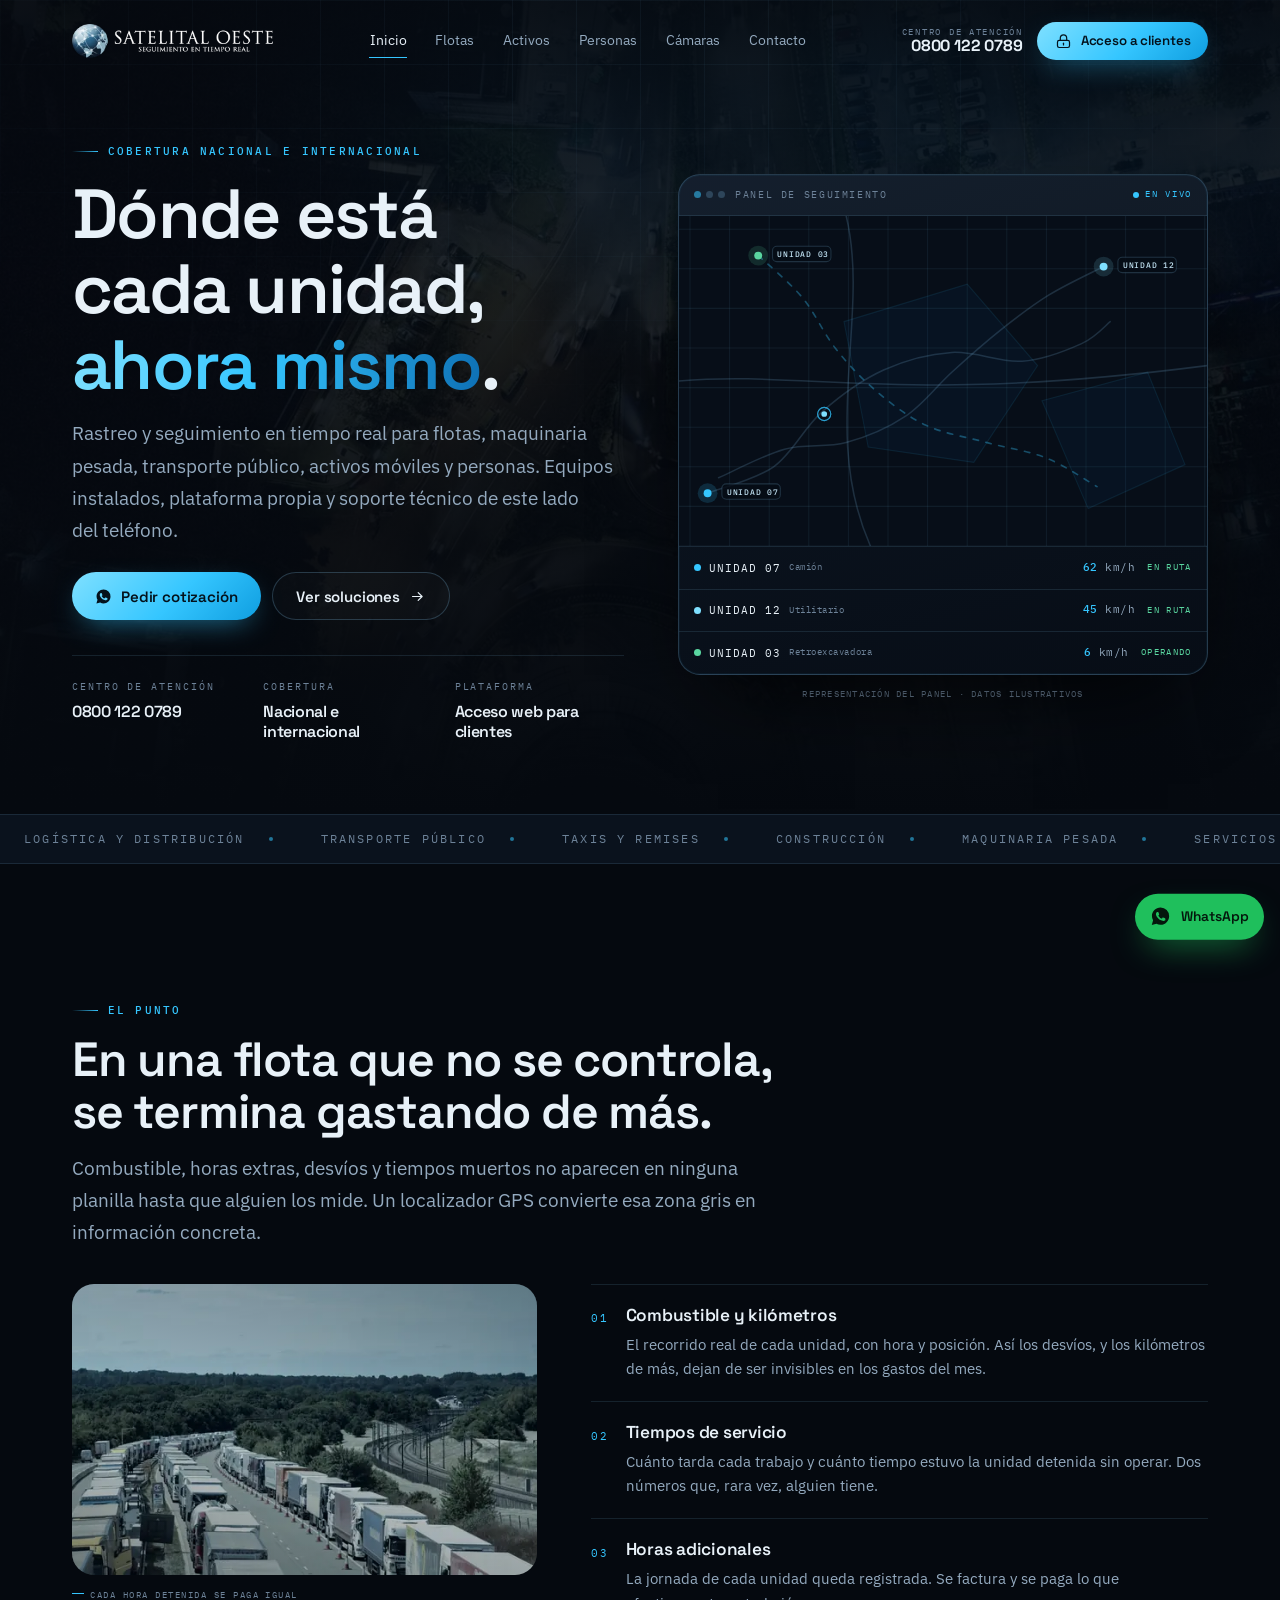
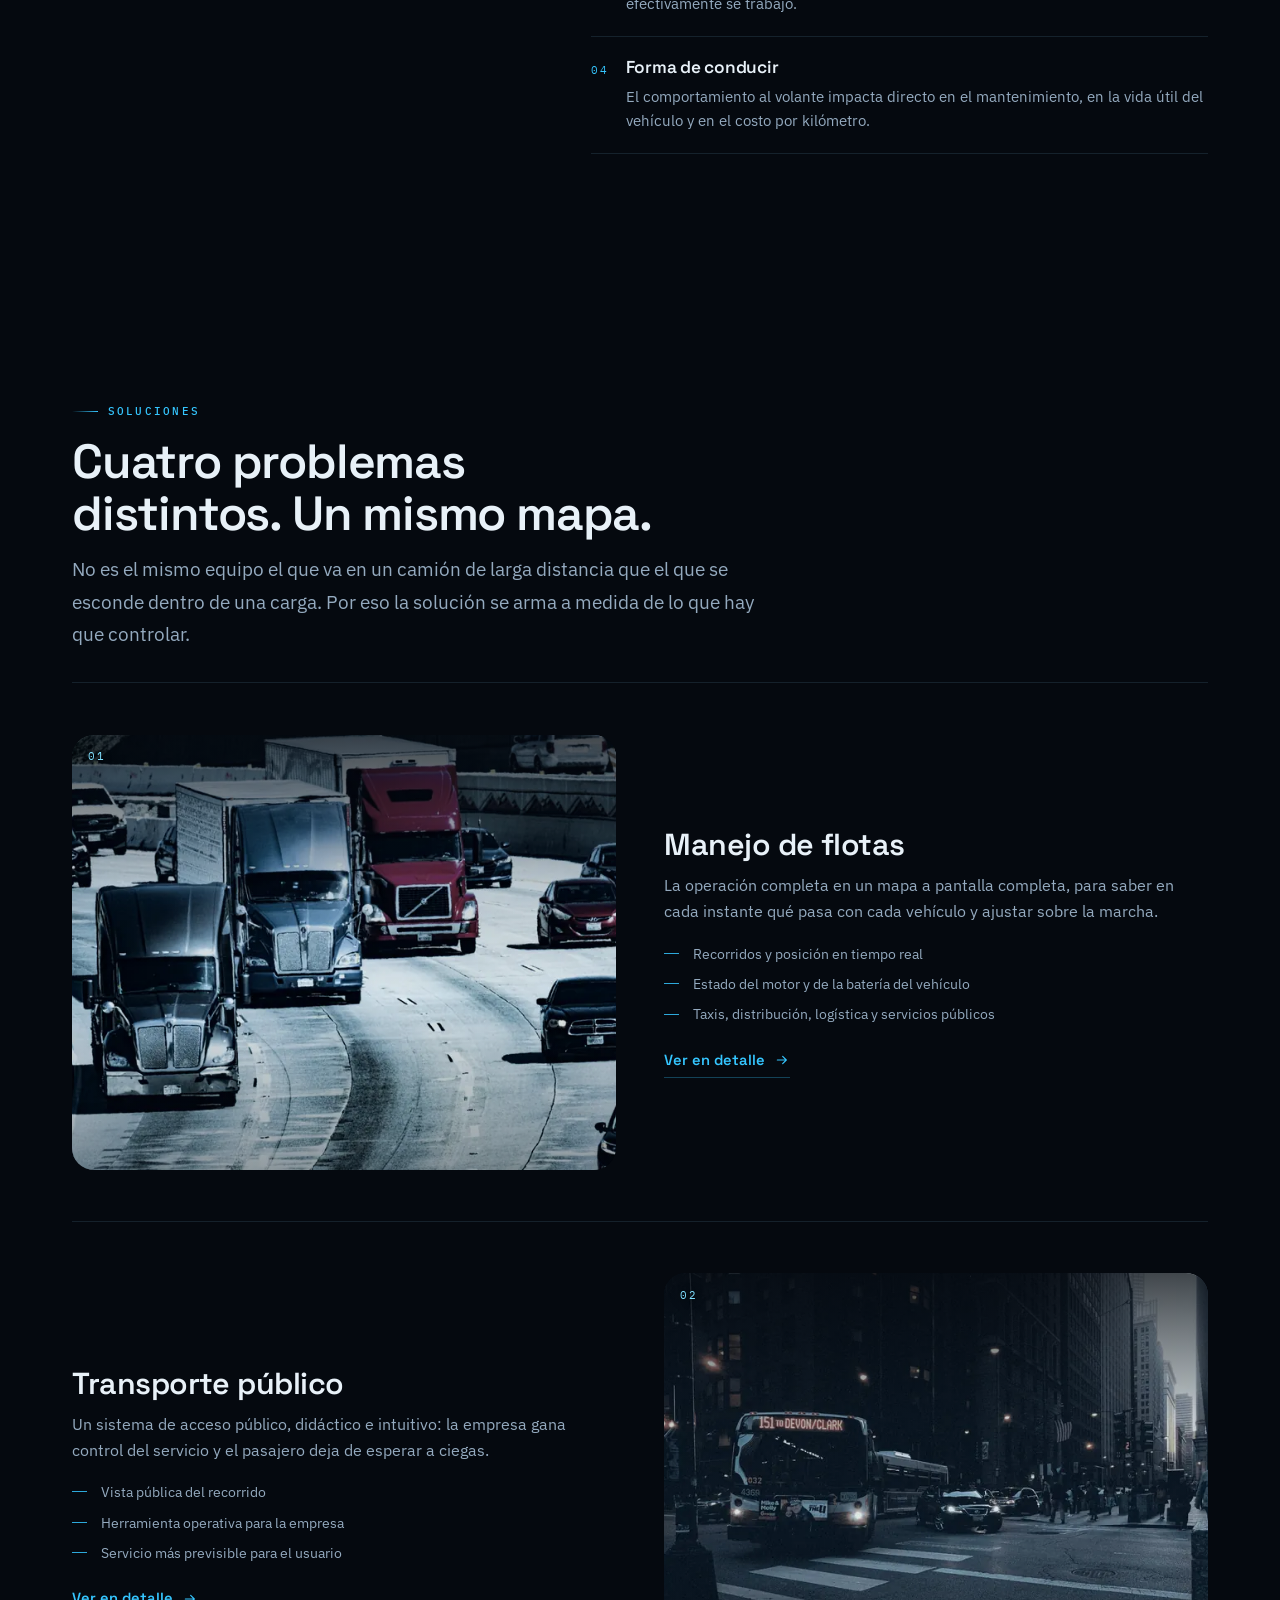
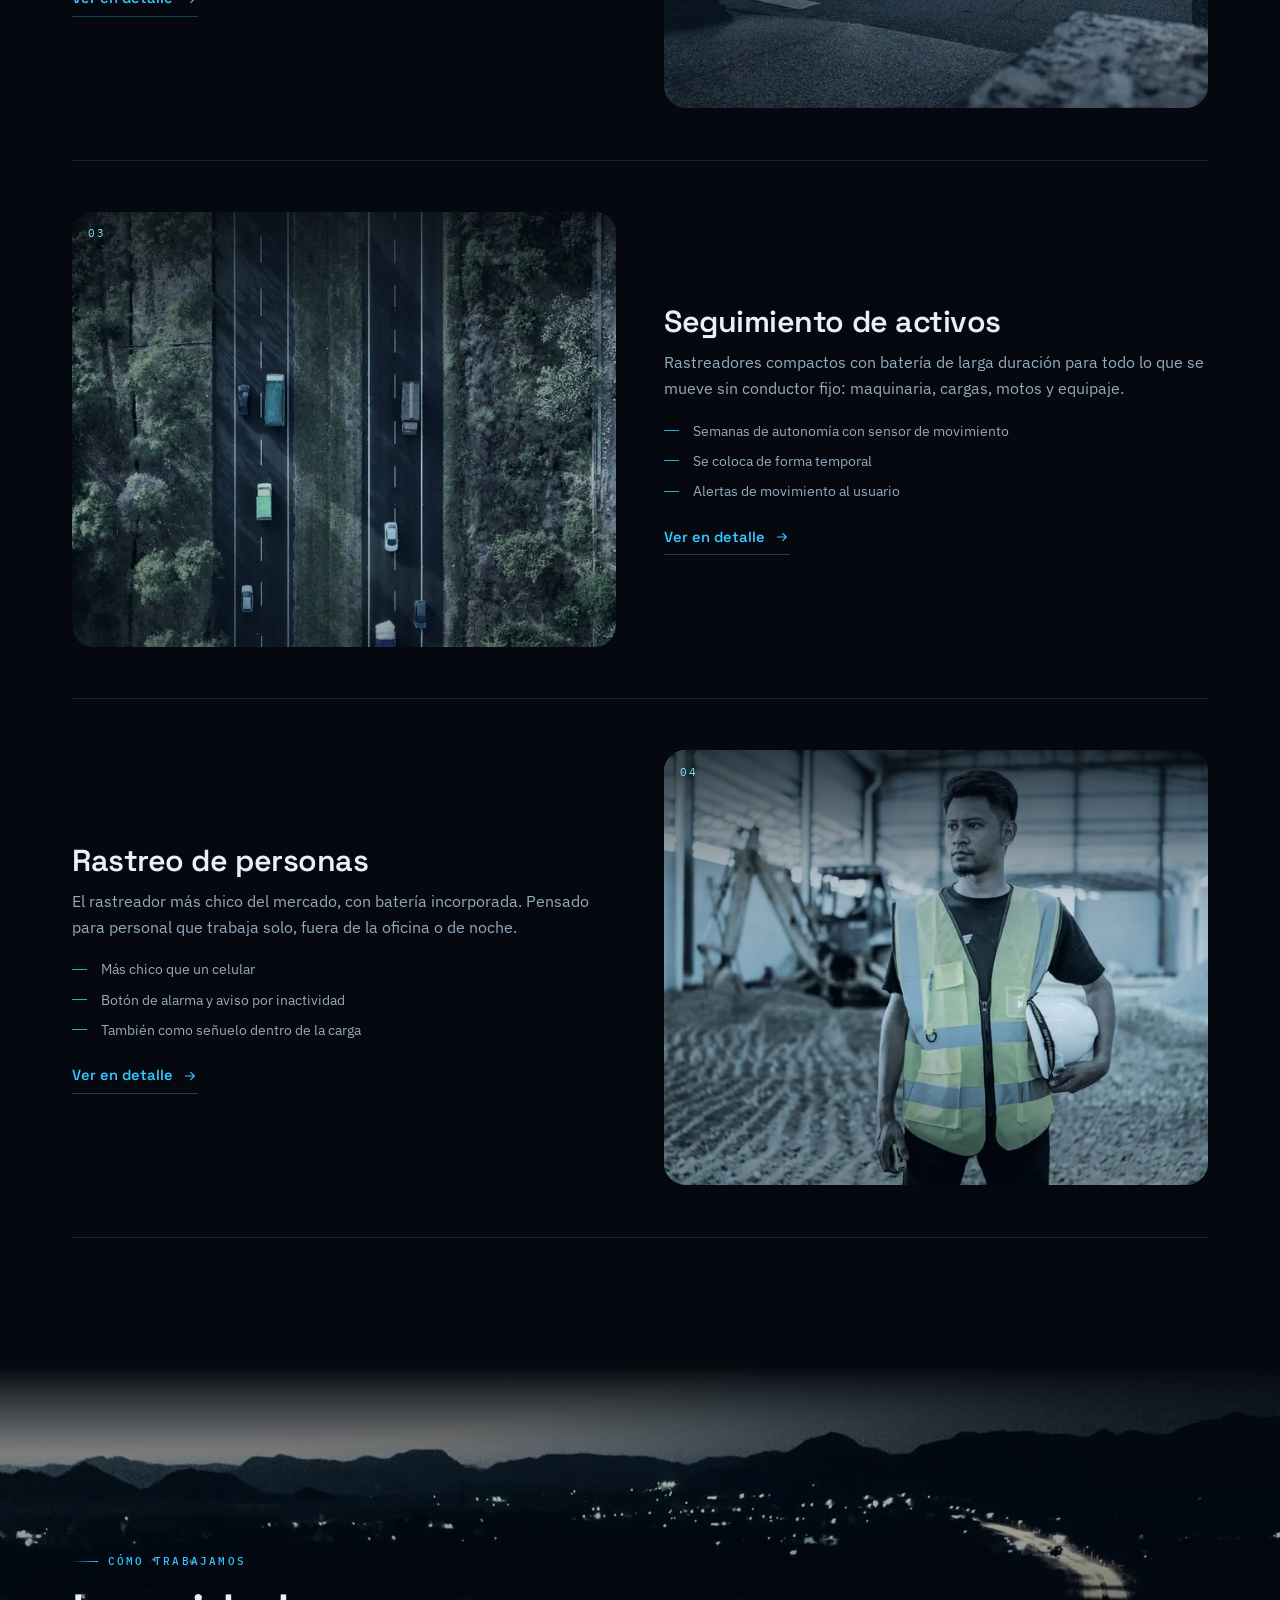
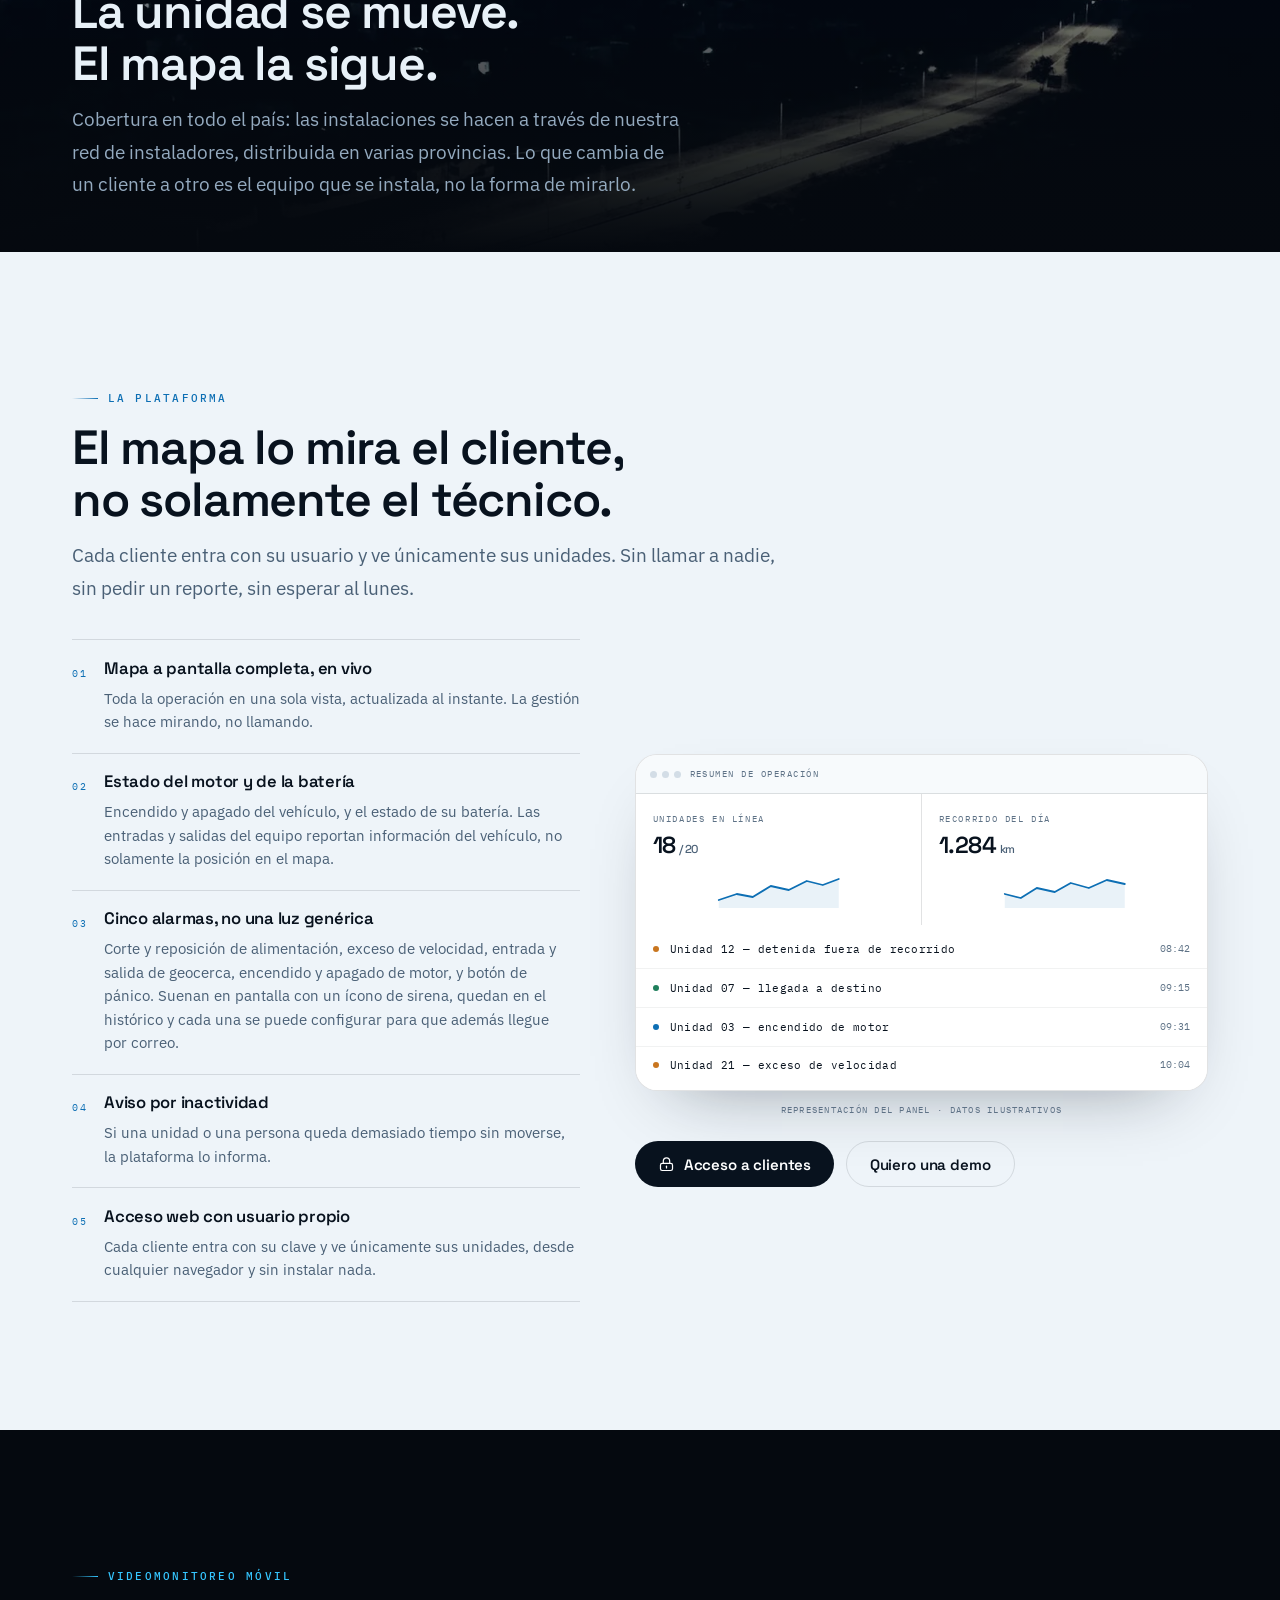
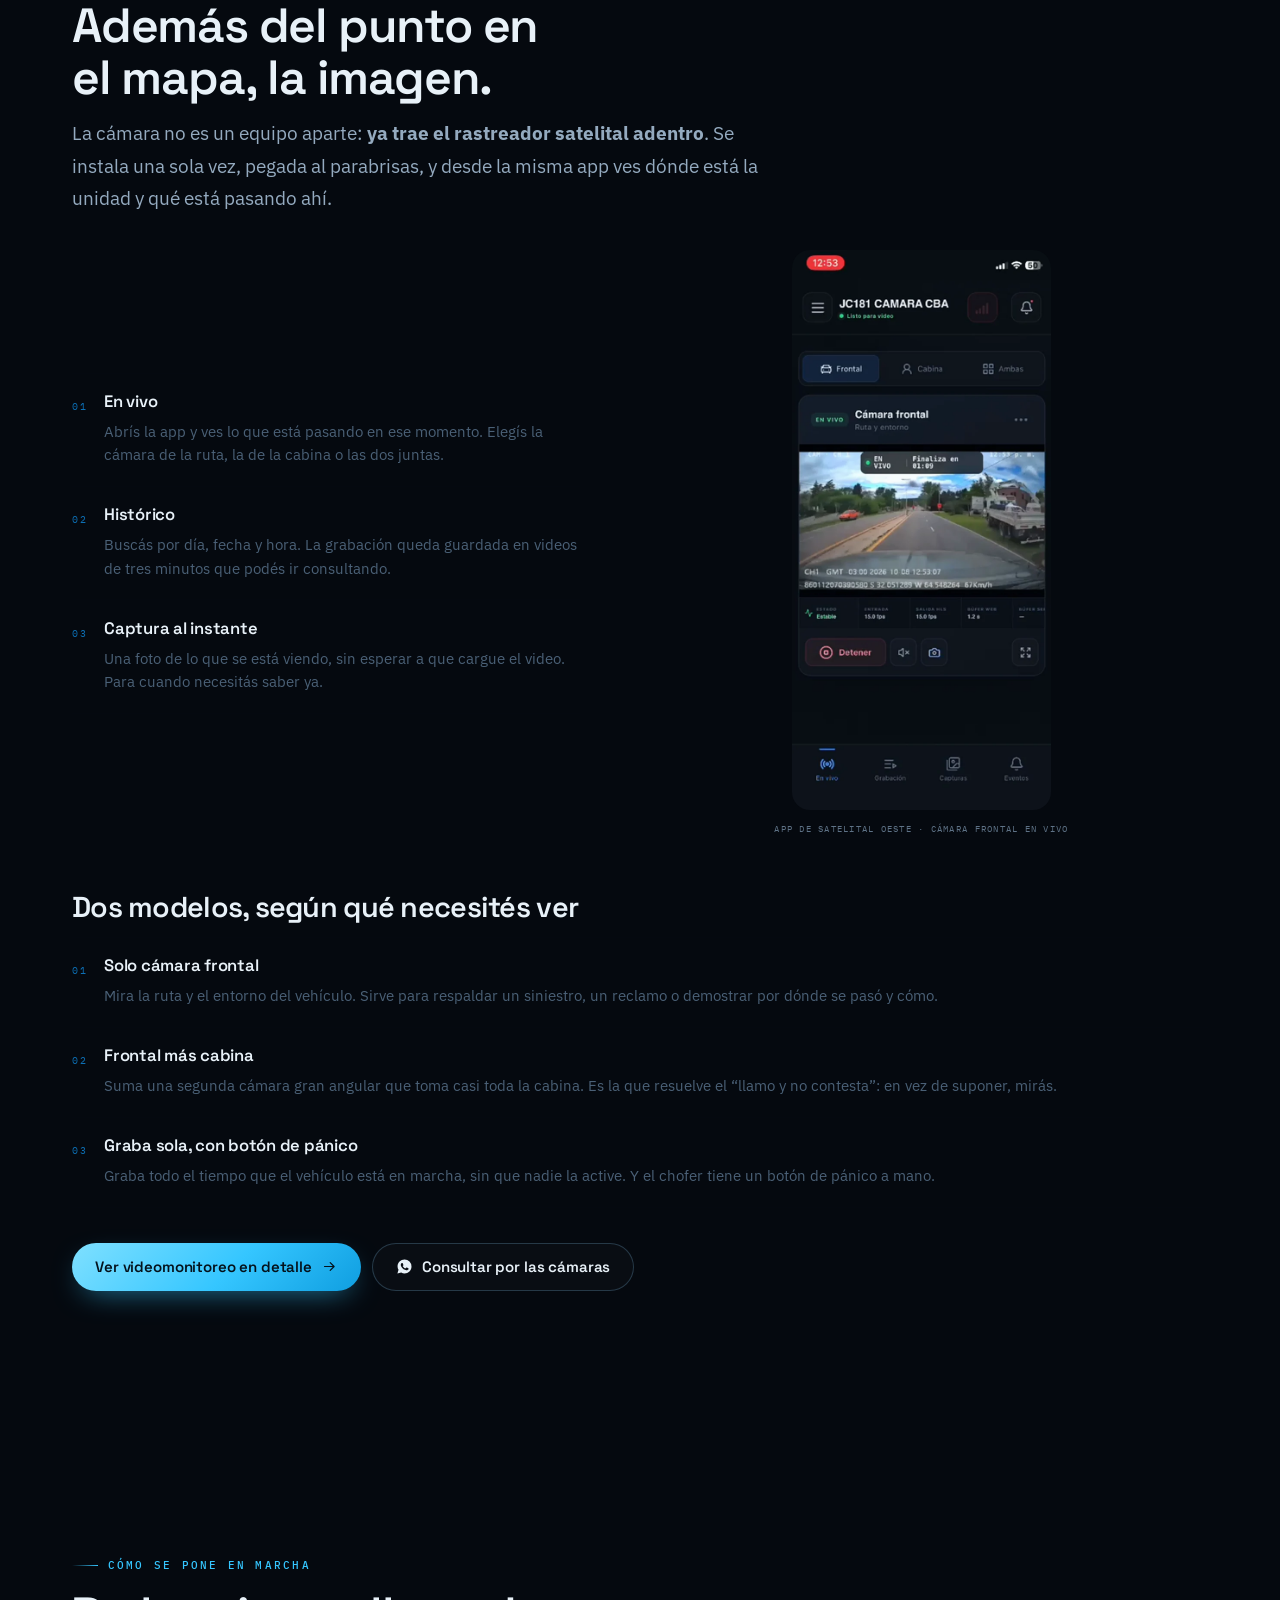
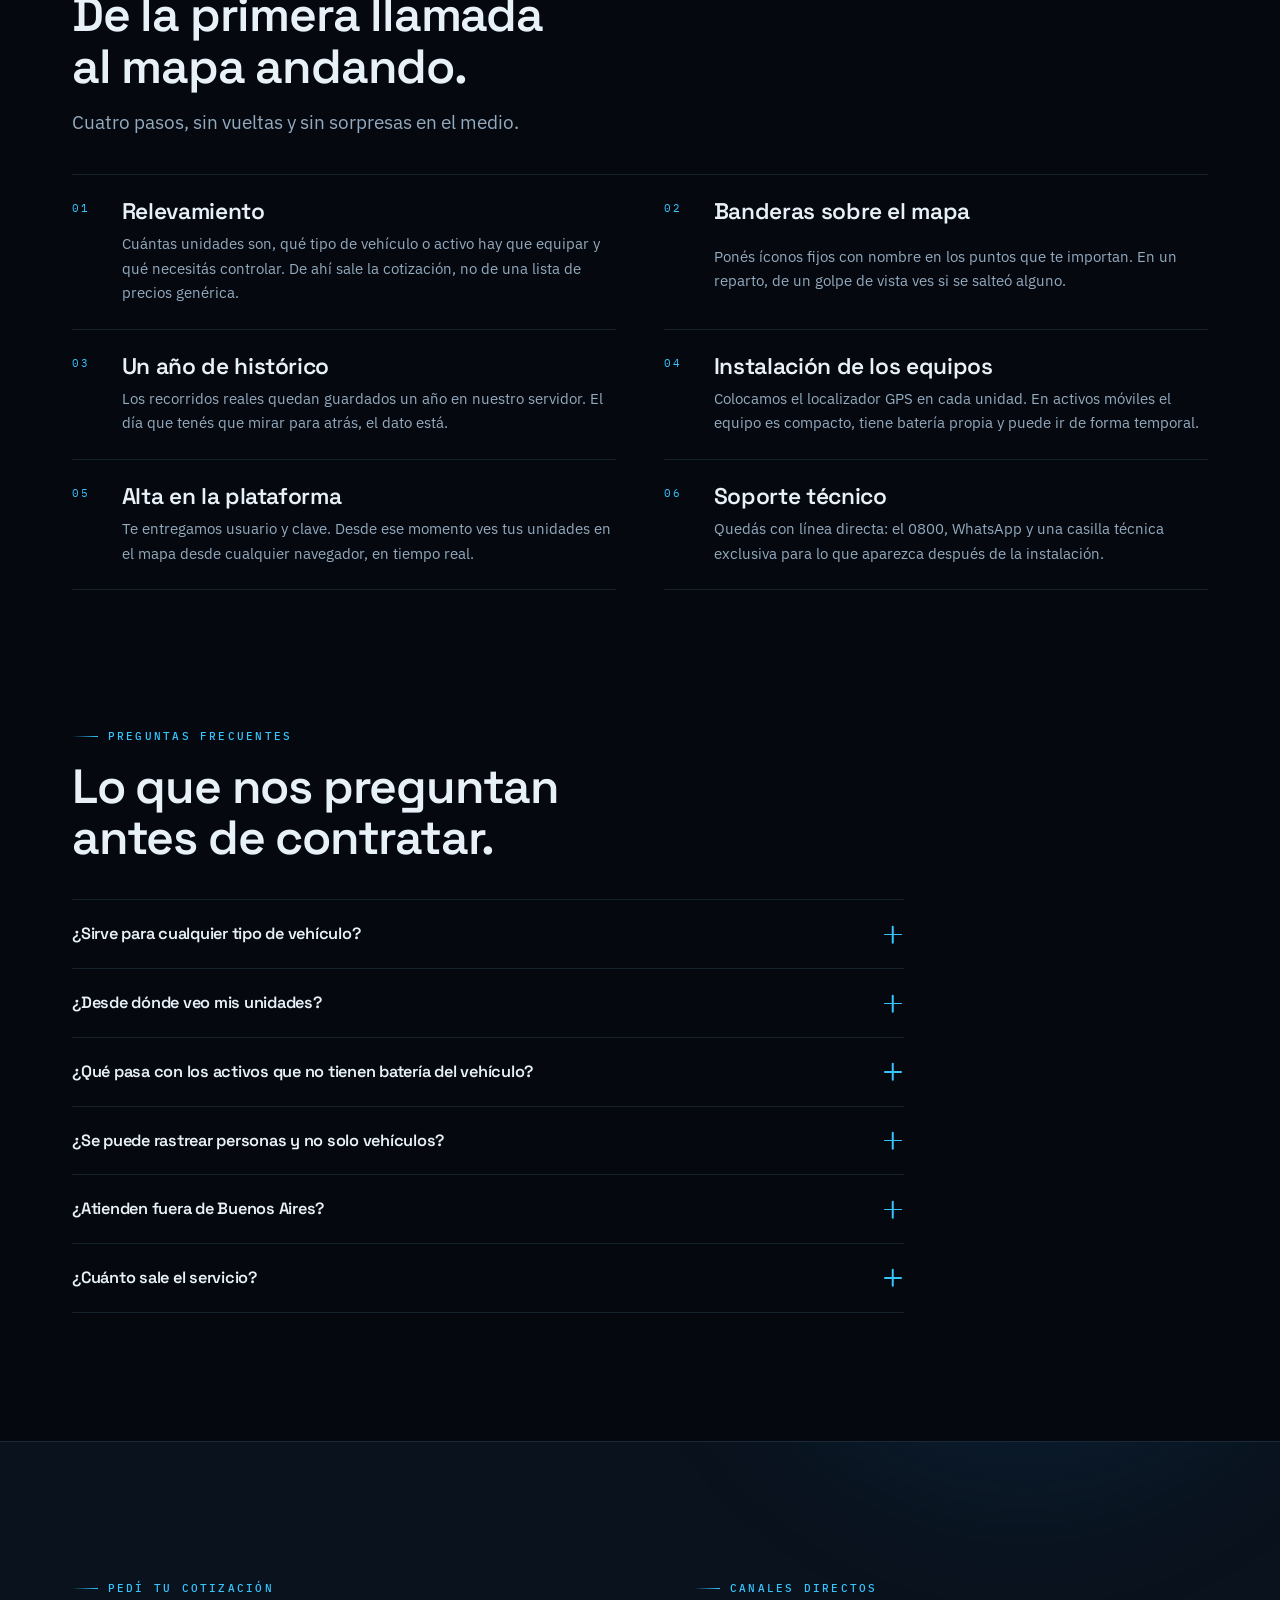
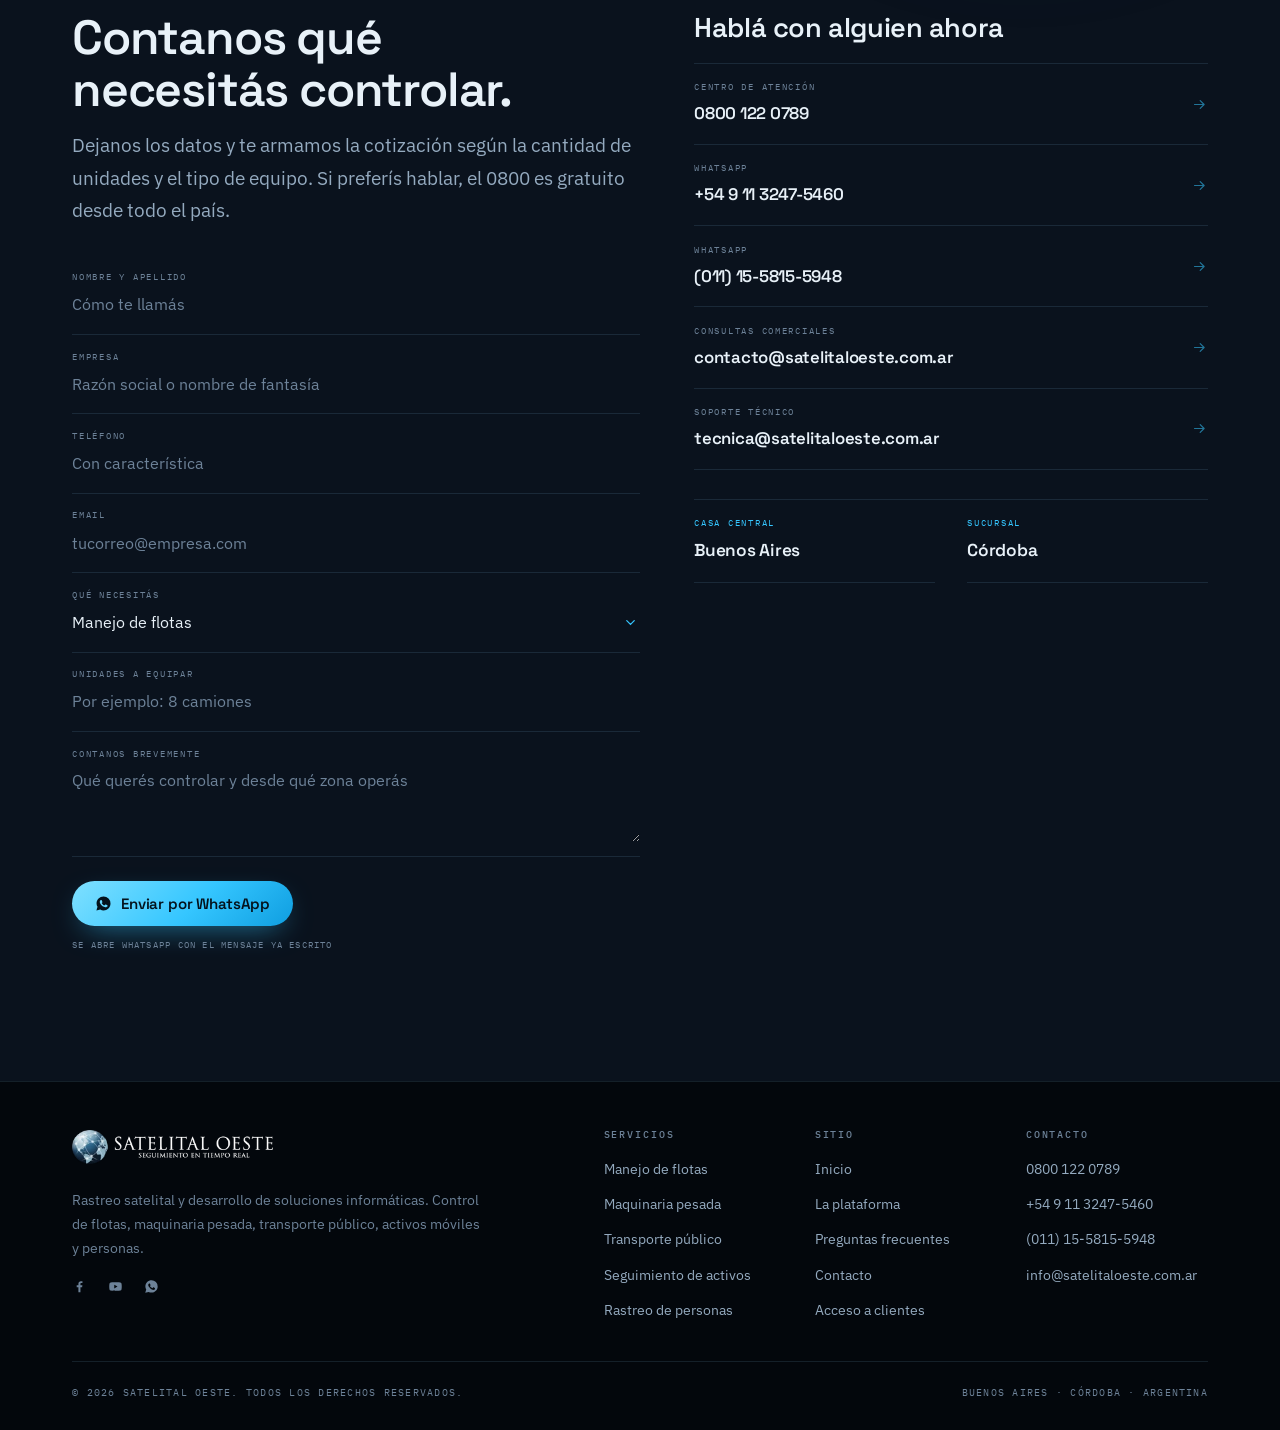
<file: index.html>
<!DOCTYPE html>
<html lang="es-AR">
<head>
<meta charset="utf-8">
<meta name="viewport" content="width=device-width,initial-scale=1,viewport-fit=cover">
<title>Satelital Oeste | Rastreo satelital GPS en tiempo real para flotas y personas</title>
<meta name="description" content="Rastreo y seguimiento satelital en tiempo real: control de flotas de vehículos, maquinaria pesada, transporte público, activos móviles y personas. Buenos Aires y Córdoba. 0800 122 0789.">
<meta name="theme-color" content="#05090f">
<meta name="author" content="Satelital Oeste">
<link rel="canonical" href="https://www.satelitaloeste.com.ar/">
<meta property="og:type" content="website">
<meta property="og:locale" content="es_AR">
<meta property="og:site_name" content="Satelital Oeste">
<meta property="og:title" content="Satelital Oeste | Rastreo satelital GPS en tiempo real para flotas y personas">
<meta property="og:description" content="Rastreo y seguimiento satelital en tiempo real: control de flotas de vehículos, maquinaria pesada, transporte público, activos móviles y personas. Buenos Aires y Córdoba. 0800 122 0789.">
<meta property="og:url" content="https://www.satelitaloeste.com.ar/">
<meta property="og:image" content="https://www.satelitaloeste.com.ar/assets/img/og.png">
<meta property="og:image:width" content="1200">
<meta property="og:image:height" content="630">
<meta name="twitter:card" content="summary_large_image">
<meta name="twitter:title" content="Satelital Oeste | Rastreo satelital GPS en tiempo real para flotas y personas">
<meta name="twitter:description" content="Rastreo y seguimiento satelital en tiempo real: control de flotas de vehículos, maquinaria pesada, transporte público, activos móviles y personas. Buenos Aires y Córdoba. 0800 122 0789.">
<meta name="twitter:image" content="https://www.satelitaloeste.com.ar/assets/img/og.png">
<link rel="icon" href="assets/img/favicon.svg" type="image/svg+xml">
<link rel="apple-touch-icon" href="assets/img/icon-180.png">
<link rel="preload" href="assets/fonts/space-grotesk-500-latin.woff2" as="font" type="font/woff2" crossorigin>
<link rel="preload" href="assets/fonts/ibm-plex-sans-400-latin.woff2" as="font" type="font/woff2" crossorigin>
<link rel="stylesheet" href="assets/css/fonts.css?v=13">
<link rel="stylesheet" href="assets/css/site.css?v=13">
<link rel="stylesheet" href="assets/css/blocks.css?v=13">
<style>@keyframes r1{0%{transform:translate(26px,252px)}2.9%{transform:translate(34.4px,249.2px)}5.7%{transform:translate(46.4px,245.4px)}8.6%{transform:translate(60.3px,240.6px)}11.4%{transform:translate(74.1px,234.8px)}14.3%{transform:translate(86px,228px)}17.1%{transform:translate(95.6px,219.5px)}20%{transform:translate(104.2px,209.3px)}22.9%{transform:translate(112.3px,198.4px)}25.7%{transform:translate(120.7px,187.6px)}28.6%{transform:translate(130px,178px)}31.4%{transform:translate(140.3px,169.3px)}34.3%{transform:translate(151.2px,160.9px)}37.1%{transform:translate(162.6px,153px)}40%{transform:translate(174.2px,146px)}42.9%{transform:translate(186px,140px)}45.7%{transform:translate(198px,135px)}48.6%{transform:translate(210.3px,130.9px)}51.4%{transform:translate(222.8px,127.6px)}54.3%{transform:translate(235.4px,125.3px)}57.1%{transform:translate(248px,124px)}60%{transform:translate(260.8px,124.4px)}62.9%{transform:translate(273.9px,126.6px)}65.7%{transform:translate(287px,129.4px)}68.6%{transform:translate(299.8px,131.6px)}71.4%{transform:translate(312px,132px)}74.3%{transform:translate(323.9px,130.4px)}77.1%{transform:translate(335.7px,127.5px)}80%{transform:translate(346.9px,123.8px)}82.9%{transform:translate(357.2px,119.8px)}85.7%{transform:translate(366px,116px)}88.6%{transform:translate(373.4px,111.9px)}91.4%{transform:translate(379.7px,107.3px)}94.3%{transform:translate(384.8px,102.8px)}97.1%{transform:translate(388.9px,98.8px)}100%{transform:translate(392px,96px)}}
@keyframes r2{0%{transform:translate(386px,46px)}2.9%{transform:translate(379.1px,49.4px)}5.7%{transform:translate(369.3px,54.2px)}8.6%{transform:translate(358px,59.9px)}11.4%{transform:translate(346.4px,66px)}14.3%{transform:translate(336px,72px)}17.1%{transform:translate(326.8px,77.9px)}20%{transform:translate(318px,84.1px)}22.9%{transform:translate(309.3px,90.5px)}25.7%{transform:translate(300.7px,97.1px)}28.6%{transform:translate(292px,104px)}31.4%{transform:translate(283.2px,111.2px)}34.3%{transform:translate(274.3px,118.7px)}37.1%{transform:translate(265.5px,126.4px)}40%{transform:translate(256.7px,134.2px)}42.9%{transform:translate(248px,142px)}45.7%{transform:translate(239.7px,150.1px)}48.6%{transform:translate(231.6px,158.6px)}51.4%{transform:translate(223.6px,167.1px)}54.3%{transform:translate(215.1px,175px)}57.1%{transform:translate(206px,182px)}60%{transform:translate(196px,188.1px)}62.9%{transform:translate(185.4px,193.6px)}65.7%{transform:translate(174.3px,198.5px)}68.6%{transform:translate(163.1px,202.6px)}71.4%{transform:translate(152px,206px)}74.3%{transform:translate(141px,208px)}77.1%{transform:translate(129.9px,208.7px)}80%{transform:translate(118.8px,209px)}82.9%{transform:translate(107.5px,209.8px)}85.7%{transform:translate(96px,212px)}88.6%{transform:translate(83.3px,216.3px)}91.4%{transform:translate(69.4px,222.2px)}94.3%{transform:translate(55.9px,228.5px)}97.1%{transform:translate(44.2px,234.1px)}100%{transform:translate(36px,238px)}}
@keyframes r3{0%{transform:translate(72px,36px)}2.9%{transform:translate(77.6px,41px)}5.7%{transform:translate(85.6px,48.1px)}8.6%{transform:translate(94.8px,56.4px)}11.4%{transform:translate(104px,65.3px)}14.3%{transform:translate(112px,74px)}17.1%{transform:translate(118.5px,82.8px)}20%{transform:translate(124.4px,92.2px)}22.9%{transform:translate(130px,101.8px)}25.7%{transform:translate(135.8px,111.2px)}28.6%{transform:translate(142px,120px)}31.4%{transform:translate(148.7px,128.2px)}34.3%{transform:translate(155.5px,136.1px)}37.1%{transform:translate(162.6px,143.6px)}40%{transform:translate(170.1px,150.9px)}42.9%{transform:translate(178px,158px)}45.7%{transform:translate(186.4px,165px)}48.6%{transform:translate(195.2px,172px)}51.4%{transform:translate(204.4px,178.6px)}54.3%{transform:translate(214px,184.7px)}57.1%{transform:translate(224px,190px)}60%{transform:translate(234.6px,194.3px)}62.9%{transform:translate(245.8px,197.6px)}65.7%{transform:translate(257.3px,200.5px)}68.6%{transform:translate(268.8px,203.2px)}71.4%{transform:translate(280px,206px)}74.3%{transform:translate(291.1px,208.7px)}77.1%{transform:translate(302.1px,211.2px)}80%{transform:translate(313.1px,213.6px)}82.9%{transform:translate(323.7px,216.5px)}85.7%{transform:translate(334px,220px)}88.6%{transform:translate(344.4px,224.8px)}91.4%{transform:translate(355.2px,230.8px)}94.3%{transform:translate(365.3px,236.9px)}97.1%{transform:translate(373.9px,242.3px)}100%{transform:translate(380px,246px)}}.u--r1{animation:r1 26s linear 0s infinite alternate}.u--r2{animation:r2 34s linear -11s infinite alternate}.u--r3{animation:r3 42s linear -23s infinite alternate}</style><script type="application/ld+json">{"@context":"https://schema.org","@type":"LocalBusiness","@id":"https://www.satelitaloeste.com.ar/#negocio","name":"Satelital Oeste","slogan":"Seguimiento en tiempo real","description":"Rastreo satelital GPS en tiempo real para flotas de vehículos, maquinaria pesada, transporte público, activos móviles y personas. Cobertura en todo el país.","url":"https://www.satelitaloeste.com.ar/","telephone":["+54-800-122-0789","+54-9-11-3247-5460","+54-9-11-5815-5948"],"email":"info@satelitaloeste.com.ar","areaServed":{"@type":"Country","name":"Argentina"},"address":[{"@type":"PostalAddress","addressRegion":"Buenos Aires","addressCountry":"AR"},{"@type":"PostalAddress","addressRegion":"Córdoba","addressCountry":"AR"}],"sameAs":["https://www.facebook.com/satelital.oeste.9","https://www.youtube.com/channel/UC23vfdtEky5iS7psJYRcIAw"],"knowsAbout":["Rastreo satelital","Gestión de flotas","Localización GPS","Seguimiento de activos"]}</script>
<!-- Etiqueta de Google (Google Ads / GA4) -->
<script async src="https://www.googletagmanager.com/gtag/js?id=G-MNME0C2B6V"></script>
<script>
  window.dataLayer = window.dataLayer || [];
  function gtag(){dataLayer.push(arguments);}
  gtag('js', new Date());
  gtag('config', 'G-MNME0C2B6V');
</script>
</head>
<body>
<div id="pre"><div class="in"><div class="mark"><svg viewBox="0 0 64 64" role="img" aria-label="Satelital Oeste">
<defs>
<linearGradient id="gp" x1="18%" y1="6%" x2="82%" y2="96%">
<stop offset="0" stop-color="#7fe0ff"/><stop offset=".45" stop-color="#35c6ff"/><stop offset="1" stop-color="#00548d"/>
</linearGradient>
<linearGradient id="op" x1="0%" y1="0%" x2="100%" y2="100%">
<stop offset="0" stop-color="#7fe0ff"/><stop offset="1" stop-color="#0d6fb4"/>
</linearGradient>
</defs>
<circle cx="32" cy="32" r="17.5" fill="url(#gp)"/>
<g fill="none" stroke="#04121c" stroke-width="1.15" opacity=".42">
<ellipse cx="32" cy="32" rx="7.4" ry="17.5"/>
<path d="M15.4 26.2h33.2M14.5 32h35M15.4 37.8h33.2"/>
</g>
<path d="M22.5 20.6c3.4 4.6 6.2 11 7.1 17.6.4 2.9.4 5.7.1 8.3" fill="none" stroke="#eaf7ff" stroke-width="1.5" opacity=".5" stroke-linecap="round"/>
<ellipse cx="32" cy="32" rx="27.5" ry="11" fill="none" stroke="url(#op)" stroke-width="2.1" transform="rotate(-28 32 32)" stroke-linecap="round"/>
<circle cx="52.8" cy="19.4" r="4" fill="#04121c"/>
<circle cx="52.8" cy="19.4" r="2.6" fill="#7fe0ff"/>
</svg></div><div class="bar"></div><div class="lbl">Conectando</div></div></div>
<a class="skip" href="#main">Ir al contenido</a>

<header class="hdr">
  <div class="wrap bar">
    <a class="logo" href="/" aria-label="Satelital Oeste — inicio">
      <img class="logo-img" src="assets/img/logo-320.webp" srcset="assets/img/logo-320.webp 320w, assets/img/logo-480.webp 480w, assets/img/logo-640.webp 640w" sizes="190px" width="640" height="394" alt="Satelital Oeste — seguimiento en tiempo real">
    </a>
    <nav class="nav" aria-label="Principal"><a href="/" aria-current="page">Inicio</a><a href="manejo-de-flotas.html">Flotas</a><a href="localizacion-activos.html">Activos</a><a href="rastreo-de-personas.html">Personas</a><a href="videomonitoreo-movil.html">Cámaras</a><a href="contacto.html">Contacto</a></nav>
    <div class="hdr-cta">
      <a class="hdr-tel" href="tel:08001220789"><span>Centro de atención</span><b>0800 122 0789</b></a>
      <a class="btn btn--pri" href="http://www.seguimiento.from-ar.com/avl/index.php" target="_blank" rel="noopener"><svg class="ln" viewBox="0 0 24 24" aria-hidden="true"><rect x="3.5" y="10.5" width="17" height="10" rx="2.4"/><path d="M7.5 10.5V7.2a4.5 4.5 0 0 1 9 0v3.3"/><path d="M12 14.4v2.4"/></svg> Acceso a clientes</a>
    </div>
    <button class="burger" type="button" aria-expanded="false" aria-controls="drawer" aria-label="Abrir menú">
      <span></span><span></span><span></span>
    </button>
  </div>
</header>
<div class="drawer" id="drawer">
  <nav aria-label="Menú">
    <a class="d-link" href="/"><i>01</i>Inicio</a><a class="d-link" href="manejo-de-flotas.html"><i>02</i>Manejo de flotas</a><a class="d-link" href="localizacion-activos.html"><i>03</i>Seguimiento de activos</a><a class="d-link" href="rastreo-de-personas.html"><i>04</i>Rastreo de personas</a><a class="d-link" href="videomonitoreo-movil.html"><i>05</i>Videomonitoreo móvil</a><a class="d-link" href="contacto.html"><i>06</i>Contacto</a>
  </nav>
  <div class="d-foot">
    <a class="d-tel" href="tel:08001220789">Centro de atención<b>0800 122 0789</b></a>
    <a class="btn btn--pri" href="http://www.seguimiento.from-ar.com/avl/index.php" target="_blank" rel="noopener"><svg class="ln" viewBox="0 0 24 24" aria-hidden="true"><rect x="3.5" y="10.5" width="17" height="10" rx="2.4"/><path d="M7.5 10.5V7.2a4.5 4.5 0 0 1 9 0v3.3"/><path d="M12 14.4v2.4"/></svg> Acceso a clientes</a>
    <a class="btn btn--gho" href="https://wa.me/5491132475460?text=Hola%20Satelital%20Oeste%2C%20quiero%20informaci%C3%B3n%20sobre%20el%20servicio%20de%20rastreo." target="_blank" rel="noopener"><svg class="fl" viewBox="0 0 24 24" aria-hidden="true"><path d="M12.04 2C6.6 2 2.2 6.4 2.2 11.84a9.7 9.7 0 0 0 1.34 4.92L2 22l5.36-1.4a9.86 9.86 0 0 0 4.68 1.19h.01c5.43 0 9.84-4.4 9.84-9.84A9.78 9.78 0 0 0 12.04 2Zm5.76 14.02c-.24.68-1.4 1.3-1.94 1.34-.5.05-.98.23-3.3-.69-2.78-1.09-4.54-3.93-4.68-4.11-.13-.18-1.11-1.48-1.11-2.82 0-1.34.7-2 .95-2.27.25-.27.54-.34.72-.34.18 0 .36 0 .52.01.17.01.39-.06.61.47.23.54.77 1.88.84 2.02.07.13.11.29.02.47-.09.18-.14.29-.27.45-.13.16-.28.35-.4.47-.13.13-.27.28-.12.54.15.27.67 1.1 1.43 1.78.98.87 1.8 1.14 2.07 1.27.27.13.42.11.58-.07.16-.18.67-.78.85-1.05.18-.27.36-.22.6-.13.25.09 1.57.74 1.84.87.27.14.45.2.52.32.07.11.07.65-.17 1.33Z"/></svg> Escribir por WhatsApp</a>
  </div>
</div>
<main id="main">

<section class="hero">
  <div class="foto"><img src="assets/img/ruta-noche-1000.webp" srcset="assets/img/ruta-noche-1000.webp 1000w, assets/img/ruta-noche-1600.webp 1600w" sizes="100vw" width="1600" height="900" alt="Vista aérea nocturna de una ciudad con el tránsito iluminado" loading="eager" fetchpriority="high" decoding="async"></div>
  <div class="bg-grid"></div>
  <div class="wrap hero-in">
    <div>
      <p class="eyebrow rv">Cobertura nacional e internacional</p>
      <h1 class="rv rv-d1">Dónde está cada unidad, <span class="hl">ahora mismo</span>.</h1>
      <p class="lead rv rv-d2">Rastreo y seguimiento en tiempo real para flotas, maquinaria pesada, transporte público, activos móviles y personas. Equipos instalados, plataforma propia y soporte técnico de este lado del teléfono.</p>
      <div class="btns rv rv-d3">
        <a class="btn btn--pri" href="https://wa.me/5491132475460?text=Hola%20Satelital%20Oeste%2C%20quiero%20una%20cotizaci%C3%B3n%20del%20servicio%20de%20rastreo%20satelital." target="_blank" rel="noopener"><svg class="fl" viewBox="0 0 24 24" aria-hidden="true"><path d="M12.04 2C6.6 2 2.2 6.4 2.2 11.84a9.7 9.7 0 0 0 1.34 4.92L2 22l5.36-1.4a9.86 9.86 0 0 0 4.68 1.19h.01c5.43 0 9.84-4.4 9.84-9.84A9.78 9.78 0 0 0 12.04 2Zm5.76 14.02c-.24.68-1.4 1.3-1.94 1.34-.5.05-.98.23-3.3-.69-2.78-1.09-4.54-3.93-4.68-4.11-.13-.18-1.11-1.48-1.11-2.82 0-1.34.7-2 .95-2.27.25-.27.54-.34.72-.34.18 0 .36 0 .52.01.17.01.39-.06.61.47.23.54.77 1.88.84 2.02.07.13.11.29.02.47-.09.18-.14.29-.27.45-.13.16-.28.35-.4.47-.13.13-.27.28-.12.54.15.27.67 1.1 1.43 1.78.98.87 1.8 1.14 2.07 1.27.27.13.42.11.58-.07.16-.18.67-.78.85-1.05.18-.27.36-.22.6-.13.25.09 1.57.74 1.84.87.27.14.45.2.52.32.07.11.07.65-.17 1.33Z"/></svg> Pedir cotización</a>
        <a class="btn btn--gho" href="#soluciones">Ver soluciones <svg class="ln" viewBox="0 0 24 24" aria-hidden="true"><path d="M5 12h13M13 6.5 18.5 12 13 17.5"/></svg></a>
      </div>
      <ul class="hero-trust rv rv-d4">
        <li><span>Centro de atención</span><b>0800 122 0789</b></li>
        <li><span>Cobertura</span><b>Nacional e internacional</b></li>
        <li><span>Plataforma</span><b>Acceso web para clientes</b></li>
      </ul>
    </div>
    <div class="rv rv-d2">
<div class="console-wrap">
  <div class="console">
    <div class="console-top">
      <span class="dots"><i></i><i></i><i></i></span>
      <span class="ttl">Panel de seguimiento</span>
      <span class="live">En vivo</span>
    </div>
    <div class="console-map">
<svg viewBox="0 0 480 300" role="img" aria-label="Mapa con unidades en movimiento" preserveAspectRatio="xMidYMid meet">
  <g class="mp-grid">
    <line x1="0" y1="12" x2="480" y2="12"/><line x1="0" y1="48" x2="480" y2="48"/><line x1="0" y1="84" x2="480" y2="84"/><line x1="0" y1="120" x2="480" y2="120"/><line x1="0" y1="156" x2="480" y2="156"/><line x1="0" y1="192" x2="480" y2="192"/><line x1="0" y1="228" x2="480" y2="228"/><line x1="0" y1="264" x2="480" y2="264"/><line x1="0" y1="300" x2="480" y2="300"/>
    <line x1="10" y1="0" x2="10" y2="300"/><line x1="46" y1="0" x2="46" y2="300"/><line x1="82" y1="0" x2="82" y2="300"/><line x1="118" y1="0" x2="118" y2="300"/><line x1="154" y1="0" x2="154" y2="300"/><line x1="190" y1="0" x2="190" y2="300"/><line x1="226" y1="0" x2="226" y2="300"/><line x1="262" y1="0" x2="262" y2="300"/><line x1="298" y1="0" x2="298" y2="300"/><line x1="334" y1="0" x2="334" y2="300"/><line x1="370" y1="0" x2="370" y2="300"/><line x1="406" y1="0" x2="406" y2="300"/><line x1="442" y1="0" x2="442" y2="300"/><line x1="478" y1="0" x2="478" y2="300"/>
  </g>
  <path class="mp-zone" d="M150 96 262 62l64 74-58 88-96-14z"/>
  <path class="mp-zone" d="M330 168l96-26 34 84-88 40z"/>
  <path class="mp-road" d="M0 150C120 140 200 172 480 136"/>
  <path class="mp-road" d="M152 0c22 92-24 196 22 300"/>
  <path class="mp-road" d="M26 252C36 248 68.7 240.3 86 228C103.3 215.7 113.3 192.7 130 178C146.7 163.3 166.3 149 186 140C205.7 131 227 125.3 248 124C269 122.7 292.3 133.3 312 132C331.7 130.7 352.7 122 366 116C379.3 110 387.7 99.3 392 96"/>
  <path class="mp-road" d="M386 46C377.7 50.3 351.7 62.3 336 72C320.3 81.7 306.7 92.3 292 104C277.3 115.7 262.3 129 248 142C233.7 155 222 171.3 206 182C190 192.7 170.3 201 152 206C133.7 211 115.3 206.7 96 212C76.7 217.3 46 233.7 36 238"/>
  <path class="mp-road mp-road--hi" d="M72 36C78.7 42.3 100.3 60 112 74C123.7 88 131 106 142 120C153 134 164.3 146.3 178 158C191.7 169.7 207 182 224 190C241 198 261.7 201 280 206C298.3 211 317.3 213.3 334 220C350.7 226.7 372.3 241.7 380 246"/>
  <g>
    <circle class="mp-ring" cx="132" cy="180" r="6"/>
    <circle class="mp-ring b" cx="132" cy="180" r="6"/>
    <circle class="mp-ring c" cx="132" cy="180" r="6"/>
    <circle class="mp-base" cx="132" cy="180" r="2.6"/>
  </g>
  
    <g class="u u--r1 " style="transform:translate(26px,252px)">
      <circle class="halo" r="9"/><circle class="dot" r="3.6"/>
      <rect class="tag" x="13" y="-8.5" width="53.1" height="14" rx="4"/>
      <text x="17.5" y="1.7">UNIDAD 07</text>
    </g>
    <g class="u u--r2 u--b" style="transform:translate(386px,46px)">
      <circle class="halo" r="9"/><circle class="dot" r="3.6"/>
      <rect class="tag" x="13" y="-8.5" width="53.1" height="14" rx="4"/>
      <text x="17.5" y="1.7">UNIDAD 12</text>
    </g>
    <g class="u u--r3 u--c" style="transform:translate(72px,36px)">
      <circle class="halo" r="9"/><circle class="dot" r="3.6"/>
      <rect class="tag" x="13" y="-8.5" width="53.1" height="14" rx="4"/>
      <text x="17.5" y="1.7">UNIDAD 03</text>
    </g>
</svg></div>
    <div class="console-rows">
      
  <div class="crow">
    <span class="id"><em></em><span>UNIDAD 07</span><small>Camión</small></span>
    <span class="met"><span><b data-spd>62</b> km/h</span><span class="st">En ruta</span></span>
  </div>
      
  <div class="crow">
    <span class="id"><em></em><span>UNIDAD 12</span><small>Utilitario</small></span>
    <span class="met"><span><b data-spd>48</b> km/h</span><span class="st">En ruta</span></span>
  </div>
      
  <div class="crow">
    <span class="id"><em></em><span>UNIDAD 03</span><small>Retroexcavadora</small></span>
    <span class="met"><span><b data-spd>9</b> km/h</span><span class="st">Operando</span></span>
  </div>
    </div>
  </div>
  <p class="console-note">Representación del panel · datos ilustrativos</p>
</div></div>
  </div>
</section>


<div class="ticker" aria-hidden="true">
  <div class="ticker-track">
    <span>Logística y distribución</span><span>Transporte público</span><span>Taxis y remises</span><span>Construcción</span><span>Maquinaria pesada</span><span>Servicios públicos</span><span>Seguridad vial</span><span>Agua y saneamiento</span><span>Telecomunicaciones</span><span>Distribución de electricidad</span><span>Motos y utilitarios</span><span>Cargas y equipaje</span><span>Personal en calle</span><span>Logística y distribución</span><span>Transporte público</span><span>Taxis y remises</span><span>Construcción</span><span>Maquinaria pesada</span><span>Servicios públicos</span><span>Seguridad vial</span><span>Agua y saneamiento</span><span>Telecomunicaciones</span><span>Distribución de electricidad</span><span>Motos y utilitarios</span><span>Cargas y equipaje</span><span>Personal en calle</span>
  </div>
</div>

<section class="section" id="porque">
  <div class="wrap">
    <div class="head rv">
      <p class="eyebrow">El punto</p>
      <h2>En una flota que no se controla, se termina gastando de más.</h2>
      <p class="lead">Combustible, horas extras, desvíos y tiempos muertos no aparecen en ninguna planilla hasta que alguien los mide. Un localizador GPS convierte esa zona gris en información concreta.</p>
    </div>
    <div class="punto">
      <figure class="punto-img rv">
        <div class="marco"><img src="assets/img/camiones-900.webp" srcset="assets/img/camiones-600.webp 600w, assets/img/camiones-900.webp 900w, assets/img/camiones-1400.webp 1400w" sizes="(min-width:960px) 40vw, 100vw" width="1400" height="788" alt="Fila de camiones de carga detenidos esperando para avanzar" loading="lazy" decoding="async"></div>
        <figcaption>Cada hora detenida se paga igual</figcaption>
      </figure>
      <div class="costos rv rv-d1">
        <article class="costo"><span class="n">01</span><h3>Combustible y kilómetros</h3><p>El recorrido real de cada unidad, con hora y posición. Así los desvíos, y los kilómetros de más, dejan de ser invisibles en los gastos del mes.</p></article><article class="costo"><span class="n">02</span><h3>Tiempos de servicio</h3><p>Cuánto tarda cada trabajo y cuánto tiempo estuvo la unidad detenida sin operar. Dos números que, rara vez, alguien tiene.</p></article><article class="costo"><span class="n">03</span><h3>Horas adicionales</h3><p>La jornada de cada unidad queda registrada. Se factura y se paga lo que efectivamente se trabajó.</p></article><article class="costo"><span class="n">04</span><h3>Forma de conducir</h3><p>El comportamiento al volante impacta directo en el mantenimiento, en la vida útil del vehículo y en el costo por kilómetro.</p></article>
      </div>
    </div>
  </div>
</section>

<section class="section" id="soluciones" style="padding-top:0">
  <div class="wrap">
    <div class="head rv">
      <p class="eyebrow">Soluciones</p>
      <h2>Cuatro problemas distintos. Un mismo mapa.</h2>
      <p class="lead">No es el mismo equipo el que va en un camión de larga distancia que el que se esconde dentro de una carga. Por eso la solución se arma a medida de lo que hay que controlar.</p>
    </div>
    <div class="vias">
      
      <article class="via rv">
        <figure class="via-img">
          <img src="assets/img/flotas-700.webp" srcset="assets/img/flotas-500.webp 500w, assets/img/flotas-700.webp 700w, assets/img/flotas-1000.webp 1000w" sizes="(min-width:900px) 50vw, 100vw" width="1000" height="750" alt="Camiones circulando por una autopista de varios carriles" loading="lazy" decoding="async">
          <span class="via-n">01</span>
        </figure>
        <div class="via-tx">
          <h3>Manejo de flotas</h3>
          <p>La operación completa en un mapa a pantalla completa, para saber en cada instante qué pasa con cada vehículo y ajustar sobre la marcha.</p>
          <ul class="pts"><li>Recorridos y posición en tiempo real</li><li>Estado del motor y de la batería del vehículo</li><li>Taxis, distribución, logística y servicios públicos</li></ul>
          <a class="via-go" href="manejo-de-flotas.html">Ver en detalle <svg class="ln" viewBox="0 0 24 24" aria-hidden="true"><path d="M5 12h13M13 6.5 18.5 12 13 17.5"/></svg></a>
        </div>
      </article>
      <article class="via rv">
        <figure class="via-img">
          <img src="assets/img/transporte-700.webp" srcset="assets/img/transporte-500.webp 500w, assets/img/transporte-700.webp 700w, assets/img/transporte-1000.webp 1000w" sizes="(min-width:900px) 50vw, 100vw" width="1000" height="750" alt="Colectivo urbano avanzando por una avenida al anochecer" loading="lazy" decoding="async">
          <span class="via-n">02</span>
        </figure>
        <div class="via-tx">
          <h3>Transporte público</h3>
          <p>Un sistema de acceso público, didáctico e intuitivo: la empresa gana control del servicio y el pasajero deja de esperar a ciegas.</p>
          <ul class="pts"><li>Vista pública del recorrido</li><li>Herramienta operativa para la empresa</li><li>Servicio más previsible para el usuario</li></ul>
          <a class="via-go" href="manejo-de-flotas.html#transporte">Ver en detalle <svg class="ln" viewBox="0 0 24 24" aria-hidden="true"><path d="M5 12h13M13 6.5 18.5 12 13 17.5"/></svg></a>
        </div>
      </article>
      <article class="via rv">
        <figure class="via-img">
          <img src="assets/img/activos-700.webp" srcset="assets/img/activos-500.webp 500w, assets/img/activos-700.webp 700w, assets/img/activos-1000.webp 1000w" sizes="(min-width:900px) 50vw, 100vw" width="1000" height="750" alt="Vista aérea de un camión avanzando por una ruta entre el monte" loading="lazy" decoding="async">
          <span class="via-n">03</span>
        </figure>
        <div class="via-tx">
          <h3>Seguimiento de activos</h3>
          <p>Rastreadores compactos con batería de larga duración para todo lo que se mueve sin conductor fijo: maquinaria, cargas, motos y equipaje.</p>
          <ul class="pts"><li>Semanas de autonomía con sensor de movimiento</li><li>Se coloca de forma temporal</li><li>Alertas de movimiento al usuario</li></ul>
          <a class="via-go" href="localizacion-activos.html">Ver en detalle <svg class="ln" viewBox="0 0 24 24" aria-hidden="true"><path d="M5 12h13M13 6.5 18.5 12 13 17.5"/></svg></a>
        </div>
      </article>
      <article class="via rv">
        <figure class="via-img">
          <img src="assets/img/personas-700.webp" srcset="assets/img/personas-500.webp 500w, assets/img/personas-700.webp 700w, assets/img/personas-1000.webp 1000w" sizes="(min-width:900px) 50vw, 100vw" width="1000" height="750" alt="Trabajador con chaleco reflectivo y casco en una obra" loading="lazy" decoding="async">
          <span class="via-n">04</span>
        </figure>
        <div class="via-tx">
          <h3>Rastreo de personas</h3>
          <p>El rastreador más chico del mercado, con batería incorporada. Pensado para personal que trabaja solo, fuera de la oficina o de noche.</p>
          <ul class="pts"><li>Más chico que un celular</li><li>Botón de alarma y aviso por inactividad</li><li>También como señuelo dentro de la carga</li></ul>
          <a class="via-go" href="rastreo-de-personas.html">Ver en detalle <svg class="ln" viewBox="0 0 24 24" aria-hidden="true"><path d="M5 12h13M13 6.5 18.5 12 13 17.5"/></svg></a>
        </div>
      </article>
    </div>
  </div>
</section>


<section class="banda">
  <div class="foto"><img src="assets/img/ruta-atardecer-1100.webp" srcset="assets/img/ruta-atardecer-700.webp 700w, assets/img/ruta-atardecer-1100.webp 1100w, assets/img/ruta-atardecer-1800.webp 1800w" sizes="100vw" width="1800" height="771" alt="Ruta iluminada al anochecer vista desde arriba" loading="lazy" decoding="async"></div>
  <div class="wrap">
    <p class="eyebrow rv">Cómo trabajamos</p>
    <h2 class="rv rv-d1">La unidad se mueve. El mapa la sigue.</h2>
    <p class="lead rv rv-d2">Cobertura en todo el país: las instalaciones se hacen a través de nuestra red de instaladores, distribuida en varias provincias. Lo que cambia de un cliente a otro es el equipo que se instala, no la forma de mirarlo.</p>
  </div>
</section>

<section class="section paper" id="plataforma">
  <div class="wrap">
    <div class="head rv">
      <p class="eyebrow eyebrow--ink">La plataforma</p>
      <h2>El mapa lo mira el cliente, no solamente el técnico.</h2>
      <p class="lead">Cada cliente entra con su usuario y ve únicamente sus unidades. Sin llamar a nadie, sin pedir un reporte, sin esperar al lunes.</p>
    </div>
    <div class="plat">
      <div class="rasgos rv">
        <article class="rasgo"><span class="n">01</span><h4>Mapa a pantalla completa, en vivo</h4><p>Toda la operación en una sola vista, actualizada al instante. La gestión se hace mirando, no llamando.</p></article><article class="rasgo"><span class="n">02</span><h4>Estado del motor y de la batería</h4><p>Encendido y apagado del vehículo, y el estado de su batería. Las entradas y salidas del equipo reportan información del vehículo, no solamente la posición en el mapa.</p></article><article class="rasgo"><span class="n">03</span><h4>Cinco alarmas, no una luz genérica</h4><p>Corte y reposición de alimentación, exceso de velocidad, entrada y salida de geocerca, encendido y apagado de motor, y botón de pánico. Suenan en pantalla con un ícono de sirena, quedan en el histórico y cada una se puede configurar para que además llegue por correo.</p></article><article class="rasgo"><span class="n">04</span><h4>Aviso por inactividad</h4><p>Si una unidad o una persona queda demasiado tiempo sin moverse, la plataforma lo informa.</p></article><article class="rasgo"><span class="n">05</span><h4>Acceso web con usuario propio</h4><p>Cada cliente entra con su clave y ve únicamente sus unidades, desde cualquier navegador y sin instalar nada.</p></article>
      </div>
      <div class="rv rv-d1">
        <div class="mock">
          <div class="mock-top"><span class="dots"><i></i><i></i><i></i></span><span class="ttl">Resumen de operación</span></div>
          <div class="mock-body">
            <div class="mock-cell">
              <span class="k">Unidades en línea</span>
              <span class="v">18<small>/ 20</small></span>
              <svg class="spark" viewBox="0 0 120 34" aria-hidden="true"><path class="fillp" d="M0 26 18 20 34 23 52 12 70 16 88 7 104 11 120 5v29H0z"/><path d="M0 26 18 20 34 23 52 12 70 16 88 7 104 11 120 5"/></svg>
            </div>
            <div class="mock-cell">
              <span class="k">Recorrido del día</span>
              <span class="v">1.284<small>km</small></span>
              <svg class="spark" viewBox="0 0 120 34" aria-hidden="true"><path class="fillp" d="M0 20 16 24 32 14 50 18 66 9 84 14 102 6 120 10v24H0z"/><path d="M0 20 16 24 32 14 50 18 66 9 84 14 102 6 120 10"/></svg>
            </div>
          </div>
          <ul class="mock-list">
            <li class="warn"><em></em><span>Unidad 12 — detenida fuera de recorrido</span><time>08:42</time></li>
            <li class="ok"><em></em><span>Unidad 07 — llegada a destino</span><time>09:15</time></li>
            <li><em></em><span>Unidad 03 — encendido de motor</span><time>09:31</time></li>
            <li class="warn"><em></em><span>Unidad 21 — exceso de velocidad</span><time>10:04</time></li>
          </ul>
        </div>
        <p class="console-note" style="color:#5e7286">Representación del panel · datos ilustrativos</p>
        <div class="btns" style="margin-top:1.5rem">
          <a class="btn btn--ink" href="http://www.seguimiento.from-ar.com/avl/index.php" target="_blank" rel="noopener"><svg class="ln" viewBox="0 0 24 24" aria-hidden="true"><rect x="3.5" y="10.5" width="17" height="10" rx="2.4"/><path d="M7.5 10.5V7.2a4.5 4.5 0 0 1 9 0v3.3"/><path d="M12 14.4v2.4"/></svg> Acceso a clientes</a>
          <a class="btn btn--ghoink" href="contacto.html">Quiero una demo</a>
        </div>
      </div>
    </div>
  </div>
</section>

<section class="section" id="videomonitoreo">
  <div class="wrap">
    <div class="head rv">
      <p class="eyebrow">Videomonitoreo móvil</p>
      <h2>Además del punto en el mapa, la imagen.</h2>
      <p class="lead">La cámara no es un equipo aparte: <b>ya trae el rastreador satelital adentro</b>. Se instala una sola vez, pegada al parabrisas, y desde la misma app ves dónde está la unidad y qué está pasando ahí.</p>
    </div>

    <div class="plat">
      <div class="rasgos rv">
        <article class="rasgo"><span class="n">01</span><h4>En vivo</h4>
          <p>Abrís la app y ves lo que está pasando en ese momento. Elegís la cámara de la ruta, la de la cabina o las dos juntas.</p></article>
        <article class="rasgo"><span class="n">02</span><h4>Histórico</h4>
          <p>Buscás por día, fecha y hora. La grabación queda guardada en videos de tres minutos que podés ir consultando.</p></article>
        <article class="rasgo"><span class="n">03</span><h4>Captura al instante</h4>
          <p>Una foto de lo que se está viendo, sin esperar a que cargue el video. Para cuando necesitás saber ya.</p></article>
      </div>
      <div class="rv rv-d1 dashcam-shot">
        <style>.dashcam-shot img{max-height:560px;width:auto;margin-inline:auto;display:block;border-radius:18px}
        .dashcam-shot .console-note{text-align:center}</style>
        <img src="assets/img/dashcam-app-600.webp" srcset="assets/img/dashcam-app-400.webp 400w, assets/img/dashcam-app-600.webp 600w, assets/img/dashcam-app-800.webp 800w" sizes="(min-width:900px) 40vw, 80vw" width="800" height="1733" alt="App de Satelital Oeste mostrando la cámara frontal en vivo, con fecha, posición y velocidad" loading="lazy" decoding="async">
        <p class="console-note" style="color:#5e7286">App de Satelital Oeste · cámara frontal en vivo</p>
      </div>
    </div>

    <div class="head rv" style="margin-top:3.5rem">
      <h2 style="font-size:clamp(1.3rem,3.2vw,1.8rem)">Dos modelos, según qué necesités ver</h2>
    </div>
    <div class="rasgos rv">
      <article class="rasgo"><span class="n">01</span><h4>Solo cámara frontal</h4>
        <p>Mira la ruta y el entorno del vehículo. Sirve para respaldar un siniestro, un reclamo o demostrar por dónde se pasó y cómo.</p></article>
      <article class="rasgo"><span class="n">02</span><h4>Frontal más cabina</h4>
        <p>Suma una segunda cámara gran angular que toma casi toda la cabina. Es la que resuelve el “llamo y no contesta”: en vez de suponer, mirás.</p></article>
      <article class="rasgo"><span class="n">03</span><h4>Graba sola, con botón de pánico</h4>
        <p>Graba todo el tiempo que el vehículo está en marcha, sin que nadie la active. Y el chofer tiene un botón de pánico a mano.</p></article>
    </div>

    <div class="btns" style="margin-top:2.2rem">
      <a class="btn btn--pri" href="videomonitoreo-movil.html">Ver videomonitoreo en detalle <svg class="ln" viewBox="0 0 24 24" aria-hidden="true"><path d="M5 12h13M13 6.5 18.5 12 13 17.5"/></svg></a>
      <a class="btn btn--gho" href="https://wa.me/5491132475460?text=Hola%20Satelital%20Oeste%2C%20quiero%20informaci%C3%B3n%20sobre%20las%20c%C3%A1maras%20con%20videomonitoreo%20m%C3%B3vil." target="_blank" rel="noopener"><svg class="fl" viewBox="0 0 24 24" aria-hidden="true"><path d="M12.04 2C6.6 2 2.2 6.4 2.2 11.84a9.7 9.7 0 0 0 1.34 4.92L2 22l5.36-1.4a9.86 9.86 0 0 0 4.68 1.19h.01c5.43 0 9.84-4.4 9.84-9.84A9.78 9.78 0 0 0 12.04 2Zm5.76 14.02c-.24.68-1.4 1.3-1.94 1.34-.5.05-.98.23-3.3-.69-2.78-1.09-4.54-3.93-4.68-4.11-.13-.18-1.11-1.48-1.11-2.82 0-1.34.7-2 .95-2.27.25-.27.54-.34.72-.34.18 0 .36 0 .52.01.17.01.39-.06.61.47.23.54.77 1.88.84 2.02.07.13.11.29.02.47-.09.18-.14.29-.27.45-.13.16-.28.35-.4.47-.13.13-.27.28-.12.54.15.27.67 1.1 1.43 1.78.98.87 1.8 1.14 2.07 1.27.27.13.42.11.58-.07.16-.18.67-.78.85-1.05.18-.27.36-.22.6-.13.25.09 1.57.74 1.84.87.27.14.45.2.52.32.07.11.07.65-.17 1.33Z"/></svg> Consultar por las cámaras</a>
    </div>
  </div>
</section>

<section class="section" id="implementacion">
  <div class="wrap">
    <div class="head rv">
      <p class="eyebrow">Cómo se pone en marcha</p>
      <h2>De la primera llamada al mapa andando.</h2>
      <p class="lead">Cuatro pasos, sin vueltas y sin sorpresas en el medio.</p>
    </div>
    <div class="steps">
      <article class="step rv"><h3>Relevamiento</h3><p>Cuántas unidades son, qué tipo de vehículo o activo hay que equipar y qué necesitás controlar. De ahí sale la cotización, no de una lista de precios genérica.</p></article><article class="step rv"><h3>Banderas sobre el mapa</h3><p>Ponés íconos fijos con nombre en los puntos que te importan. En un reparto, de un golpe de vista ves si se salteó alguno.</p></article><article class="step rv"><h3>Un año de histórico</h3><p>Los recorridos reales quedan guardados un año en nuestro servidor. El día que tenés que mirar para atrás, el dato está.</p></article><article class="step rv"><h3>Instalación de los equipos</h3><p>Colocamos el localizador GPS en cada unidad. En activos móviles el equipo es compacto, tiene batería propia y puede ir de forma temporal.</p></article><article class="step rv"><h3>Alta en la plataforma</h3><p>Te entregamos usuario y clave. Desde ese momento ves tus unidades en el mapa desde cualquier navegador, en tiempo real.</p></article><article class="step rv"><h3>Soporte técnico</h3><p>Quedás con línea directa: el 0800, WhatsApp y una casilla técnica exclusiva para lo que aparezca después de la instalación.</p></article>
    </div>
  </div>
</section>

<section class="section" id="preguntas" style="padding-top:0">
  <div class="wrap">
    <div class="head rv">
      <p class="eyebrow">Preguntas frecuentes</p>
      <h2>Lo que nos preguntan antes de contratar.</h2>
    </div>
    <div class="faq rv">
      <details><summary>¿Sirve para cualquier tipo de vehículo?<span class="pm"></span></summary><div class="ans"><p>Sí. El sistema está orientado a control de flotas de vehículos, maquinaria pesada y transporte público, y también se aplica a motos, utilitarios y activos que no tienen conductor fijo.</p></div></details><details><summary>¿Desde dónde veo mis unidades?<span class="pm"></span></summary><div class="ans"><p>Desde la plataforma web, con tu usuario y tu clave. Se entra por navegador, desde una computadora o desde el celular, sin instalar programas.</p></div></details><details><summary>¿Qué pasa con los activos que no tienen batería del vehículo?<span class="pm"></span></summary><div class="ans"><p>Para eso están los rastreadores con batería de larga duración. Combinados con sensores de movimiento, pueden funcionar semanas sin recargarse ni conectarse a otra fuente de energía.</p></div></details><details><summary>¿Se puede rastrear personas y no solo vehículos?<span class="pm"></span></summary><div class="ans"><p>Sí. Es el rastreador más chico del mercado, más chico que un celular y con batería incorporada. Se usa para personal que trabaja solo o fuera de la oficina, y como señuelo dentro de la carga.</p></div></details><details><summary>¿Atienden fuera de Buenos Aires?<span class="pm"></span></summary><div class="ans"><p>Sí, tenemos cobertura en todo el país. Las instalaciones se realizan a través de nuestra red de instaladores, distribuidos en varias provincias. Escribinos al 0800 122 0789, o por WhatsApp al +54 9 11 3247-5460 o al (011) 15-5815-5948.</p></div></details><details><summary>¿Cuánto sale el servicio?<span class="pm"></span></summary><div class="ans"><p>Depende de la cantidad de unidades y del tipo de equipo que necesite cada una. Escribinos por WhatsApp o dejanos los datos en el formulario y te pasamos la cotización armada para tu caso.</p></div></details>
    </div>
  </div>
</section>


<section class="section cta-band" id="contacto">
  <div class="wrap">
    <div class="contact-grid">
      <div class="rv">
        <p class="eyebrow">Pedí tu cotización</p>
        <h2 style="margin-block:.9rem .85rem">Contanos qué necesitás controlar.</h2>
        <p class="lead">Dejanos los datos y te armamos la cotización según la cantidad de unidades y el tipo de equipo. Si preferís hablar, el 0800 es gratuito desde todo el país.</p>
        <form class="form" id="form-contacto" data-wa="5491132475460" style="margin-top:1.8rem">
          <div class="field"><label for="f-nombre">Nombre y apellido</label><input id="f-nombre" name="nombre" type="text" required placeholder="Cómo te llamás"></div>
          <div class="field"><label for="f-empresa">Empresa</label><input id="f-empresa" name="empresa" type="text" placeholder="Razón social o nombre de fantasía"></div>
          <div class="field"><label for="f-telefono">Teléfono</label><input id="f-telefono" name="telefono" type="tel" required placeholder="Con característica"></div>
          <div class="field"><label for="f-email">Email</label><input id="f-email" name="email" type="email" placeholder="tucorreo@empresa.com"></div>
          <div class="field"><label for="f-servicio">Qué necesitás</label>
            <select id="f-servicio" name="servicio">
              <option>Manejo de flotas</option>
              <option>Maquinaria pesada</option>
              <option>Transporte público</option>
              <option>Seguimiento de activos</option>
              <option>Rastreo de personas</option>
              <option>Todavía no sé, quiero asesoramiento</option>
            </select>
          </div>
          <div class="field"><label for="f-unidades">Unidades a equipar</label><input id="f-unidades" name="unidades" type="text" placeholder="Por ejemplo: 8 camiones"></div>
          <div class="field"><label for="f-mensaje">Contanos brevemente</label><textarea id="f-mensaje" name="mensaje" placeholder="Qué querés controlar y desde qué zona operás"></textarea></div>
          <button class="btn btn--pri" type="submit"><svg class="fl" viewBox="0 0 24 24" aria-hidden="true"><path d="M12.04 2C6.6 2 2.2 6.4 2.2 11.84a9.7 9.7 0 0 0 1.34 4.92L2 22l5.36-1.4a9.86 9.86 0 0 0 4.68 1.19h.01c5.43 0 9.84-4.4 9.84-9.84A9.78 9.78 0 0 0 12.04 2Zm5.76 14.02c-.24.68-1.4 1.3-1.94 1.34-.5.05-.98.23-3.3-.69-2.78-1.09-4.54-3.93-4.68-4.11-.13-.18-1.11-1.48-1.11-2.82 0-1.34.7-2 .95-2.27.25-.27.54-.34.72-.34.18 0 .36 0 .52.01.17.01.39-.06.61.47.23.54.77 1.88.84 2.02.07.13.11.29.02.47-.09.18-.14.29-.27.45-.13.16-.28.35-.4.47-.13.13-.27.28-.12.54.15.27.67 1.1 1.43 1.78.98.87 1.8 1.14 2.07 1.27.27.13.42.11.58-.07.16-.18.67-.78.85-1.05.18-.27.36-.22.6-.13.25.09 1.57.74 1.84.87.27.14.45.2.52.32.07.11.07.65-.17 1.33Z"/></svg> Enviar por WhatsApp</button>
          <p class="form-note">Se abre WhatsApp con el mensaje ya escrito</p>
        </form>
      </div>
      <div class="rv rv-d1">
        <p class="eyebrow">Canales directos</p>
        <h3 style="margin-block:.8rem 1.2rem;font-size:clamp(1.3rem,3.4vw,1.7rem)">Hablá con alguien ahora</h3>
        <div class="canal">
          <a href="tel:08001220789"><span class="k">Centro de atención</span><span class="v">0800 122 0789</span><svg class="ln" viewBox="0 0 24 24" aria-hidden="true"><path d="M5 12h13M13 6.5 18.5 12 13 17.5"/></svg></a>
          <a href="https://wa.me/5491132475460?text=Hola%20Satelital%20Oeste%2C%20quiero%20una%20cotizaci%C3%B3n%20del%20servicio%20de%20rastreo%20satelital." target="_blank" rel="noopener"><span class="k">WhatsApp</span><span class="v">+54 9 11 3247-5460</span><svg class="ln" viewBox="0 0 24 24" aria-hidden="true"><path d="M5 12h13M13 6.5 18.5 12 13 17.5"/></svg></a>
          <a href="https://wa.me/5491158155948?text=Hola%20Satelital%20Oeste%2C%20quiero%20una%20cotizaci%C3%B3n%20del%20servicio%20de%20rastreo%20satelital." target="_blank" rel="noopener"><span class="k">WhatsApp</span><span class="v">(011) 15-5815-5948</span><svg class="ln" viewBox="0 0 24 24" aria-hidden="true"><path d="M5 12h13M13 6.5 18.5 12 13 17.5"/></svg></a>
          <a href="mailto:contacto@satelitaloeste.com.ar"><span class="k">Consultas comerciales</span><span class="v">contacto@satelitaloeste.com.ar</span><svg class="ln" viewBox="0 0 24 24" aria-hidden="true"><path d="M5 12h13M13 6.5 18.5 12 13 17.5"/></svg></a>
          <a href="mailto:tecnica@satelitaloeste.com.ar"><span class="k">Soporte técnico</span><span class="v">tecnica@satelitaloeste.com.ar</span><svg class="ln" viewBox="0 0 24 24" aria-hidden="true"><path d="M5 12h13M13 6.5 18.5 12 13 17.5"/></svg></a>
        </div>
        <ul class="branch">
          <li><span>Casa central</span><b>Buenos Aires</b></li>
          <li><span>Sucursal</span><b>Córdoba</b></li>
        </ul>
      </div>
    </div>
  </div>
</section>

</main>

<footer class="ftr">
  <div class="wrap">
    <div class="ftr-top">
      <div class="ftr-brand">
        <a class="logo" href="/" aria-label="Satelital Oeste">
          <img class="logo-img" src="assets/img/logo-320.webp" srcset="assets/img/logo-320.webp 320w, assets/img/logo-480.webp 480w, assets/img/logo-640.webp 640w" sizes="190px" width="640" height="109" alt="Satelital Oeste — seguimiento en tiempo real">
        </a>
        <p>Rastreo satelital y desarrollo de soluciones informáticas. Control de flotas, maquinaria pesada, transporte público, activos móviles y personas.</p>
        <div class="ftr-soc">
          <a href="https://www.facebook.com/satelital.oeste.9" target="_blank" rel="noopener" aria-label="Facebook de Satelital Oeste"><svg class="fl" viewBox="0 0 24 24" aria-hidden="true"><path d="M13.5 21v-8h2.7l.4-3.1h-3.1V7.9c0-.9.25-1.5 1.55-1.5h1.65V3.63A22 22 0 0 0 14.3 3.5c-2.4 0-4.05 1.47-4.05 4.17V9.9H7.5V13h2.75v8z"/></svg></a>
          <a href="https://www.youtube.com/channel/UC23vfdtEky5iS7psJYRcIAw" target="_blank" rel="noopener" aria-label="Canal de YouTube de Satelital Oeste"><svg class="fl" viewBox="0 0 24 24" aria-hidden="true"><path d="M21.6 7.2a2.5 2.5 0 0 0-1.76-1.77C18.28 5 12 5 12 5s-6.28 0-7.84.43A2.5 2.5 0 0 0 2.4 7.2 26 26 0 0 0 2 12a26 26 0 0 0 .4 4.8 2.5 2.5 0 0 0 1.76 1.77C5.72 19 12 19 12 19s6.28 0 7.84-.43a2.5 2.5 0 0 0 1.76-1.77A26 26 0 0 0 22 12a26 26 0 0 0-.4-4.8ZM10 15V9l5.2 3z"/></svg></a>
          <a href="https://wa.me/5491132475460?text=Hola%20Satelital%20Oeste%2C%20quiero%20informaci%C3%B3n%20sobre%20el%20servicio%20de%20rastreo." target="_blank" rel="noopener" aria-label="WhatsApp"><svg class="fl" viewBox="0 0 24 24" aria-hidden="true"><path d="M12.04 2C6.6 2 2.2 6.4 2.2 11.84a9.7 9.7 0 0 0 1.34 4.92L2 22l5.36-1.4a9.86 9.86 0 0 0 4.68 1.19h.01c5.43 0 9.84-4.4 9.84-9.84A9.78 9.78 0 0 0 12.04 2Zm5.76 14.02c-.24.68-1.4 1.3-1.94 1.34-.5.05-.98.23-3.3-.69-2.78-1.09-4.54-3.93-4.68-4.11-.13-.18-1.11-1.48-1.11-2.82 0-1.34.7-2 .95-2.27.25-.27.54-.34.72-.34.18 0 .36 0 .52.01.17.01.39-.06.61.47.23.54.77 1.88.84 2.02.07.13.11.29.02.47-.09.18-.14.29-.27.45-.13.16-.28.35-.4.47-.13.13-.27.28-.12.54.15.27.67 1.1 1.43 1.78.98.87 1.8 1.14 2.07 1.27.27.13.42.11.58-.07.16-.18.67-.78.85-1.05.18-.27.36-.22.6-.13.25.09 1.57.74 1.84.87.27.14.45.2.52.32.07.11.07.65-.17 1.33Z"/></svg></a>
        </div>
      </div>
      <div class="ftr-cols">
        <div>
          <h4>Servicios</h4>
          <ul>
            <li><a href="manejo-de-flotas.html">Manejo de flotas</a></li>
            <li><a href="manejo-de-flotas.html#maquinaria">Maquinaria pesada</a></li>
            <li><a href="manejo-de-flotas.html#transporte">Transporte público</a></li>
            <li><a href="localizacion-activos.html">Seguimiento de activos</a></li>
            <li><a href="rastreo-de-personas.html">Rastreo de personas</a></li>
          </ul>
        </div>
        <div>
          <h4>Sitio</h4>
          <ul>
            <li><a href="/">Inicio</a></li>
            <li><a href="/#plataforma">La plataforma</a></li>
            <li><a href="/#preguntas">Preguntas frecuentes</a></li>
            <li><a href="contacto.html">Contacto</a></li>
            <li><a href="http://www.seguimiento.from-ar.com/avl/index.php" target="_blank" rel="noopener">Acceso a clientes</a></li>
          </ul>
        </div>
        <div>
          <h4>Contacto</h4>
          <ul>
            <li><a href="tel:08001220789">0800 122 0789</a></li>
            <li><a href="tel:+5491132475460">+54 9 11 3247-5460</a></li>
            <li><a href="tel:+5491158155948">(011) 15-5815-5948</a></li>
            <li><a href="mailto:info@satelitaloeste.com.ar">info@satelitaloeste.com.ar</a></li>
          </ul>
        </div>
      </div>
    </div>
    <div class="ftr-bot">
      <p>&copy; <span id="y">2026</span> Satelital Oeste. Todos los derechos reservados.</p>
      <p>Buenos Aires · Córdoba · Argentina</p>
    </div>
  </div>
</footer>
<a class="fab" href="https://wa.me/5491132475460?text=Hola%20Satelital%20Oeste%2C%20quiero%20una%20cotizaci%C3%B3n%20del%20servicio%20de%20rastreo%20satelital." target="_blank" rel="noopener" aria-label="Escribir por WhatsApp">
  <svg class="fl" viewBox="0 0 24 24" aria-hidden="true"><path d="M12.04 2C6.6 2 2.2 6.4 2.2 11.84a9.7 9.7 0 0 0 1.34 4.92L2 22l5.36-1.4a9.86 9.86 0 0 0 4.68 1.19h.01c5.43 0 9.84-4.4 9.84-9.84A9.78 9.78 0 0 0 12.04 2Zm5.76 14.02c-.24.68-1.4 1.3-1.94 1.34-.5.05-.98.23-3.3-.69-2.78-1.09-4.54-3.93-4.68-4.11-.13-.18-1.11-1.48-1.11-2.82 0-1.34.7-2 .95-2.27.25-.27.54-.34.72-.34.18 0 .36 0 .52.01.17.01.39-.06.61.47.23.54.77 1.88.84 2.02.07.13.11.29.02.47-.09.18-.14.29-.27.45-.13.16-.28.35-.4.47-.13.13-.27.28-.12.54.15.27.67 1.1 1.43 1.78.98.87 1.8 1.14 2.07 1.27.27.13.42.11.58-.07.16-.18.67-.78.85-1.05.18-.27.36-.22.6-.13.25.09 1.57.74 1.84.87.27.14.45.2.52.32.07.11.07.65-.17 1.33Z"/></svg><span>WhatsApp</span>
</a>
<script src="assets/js/site.js?v=13" defer></script>
</body>
</html>
</file>
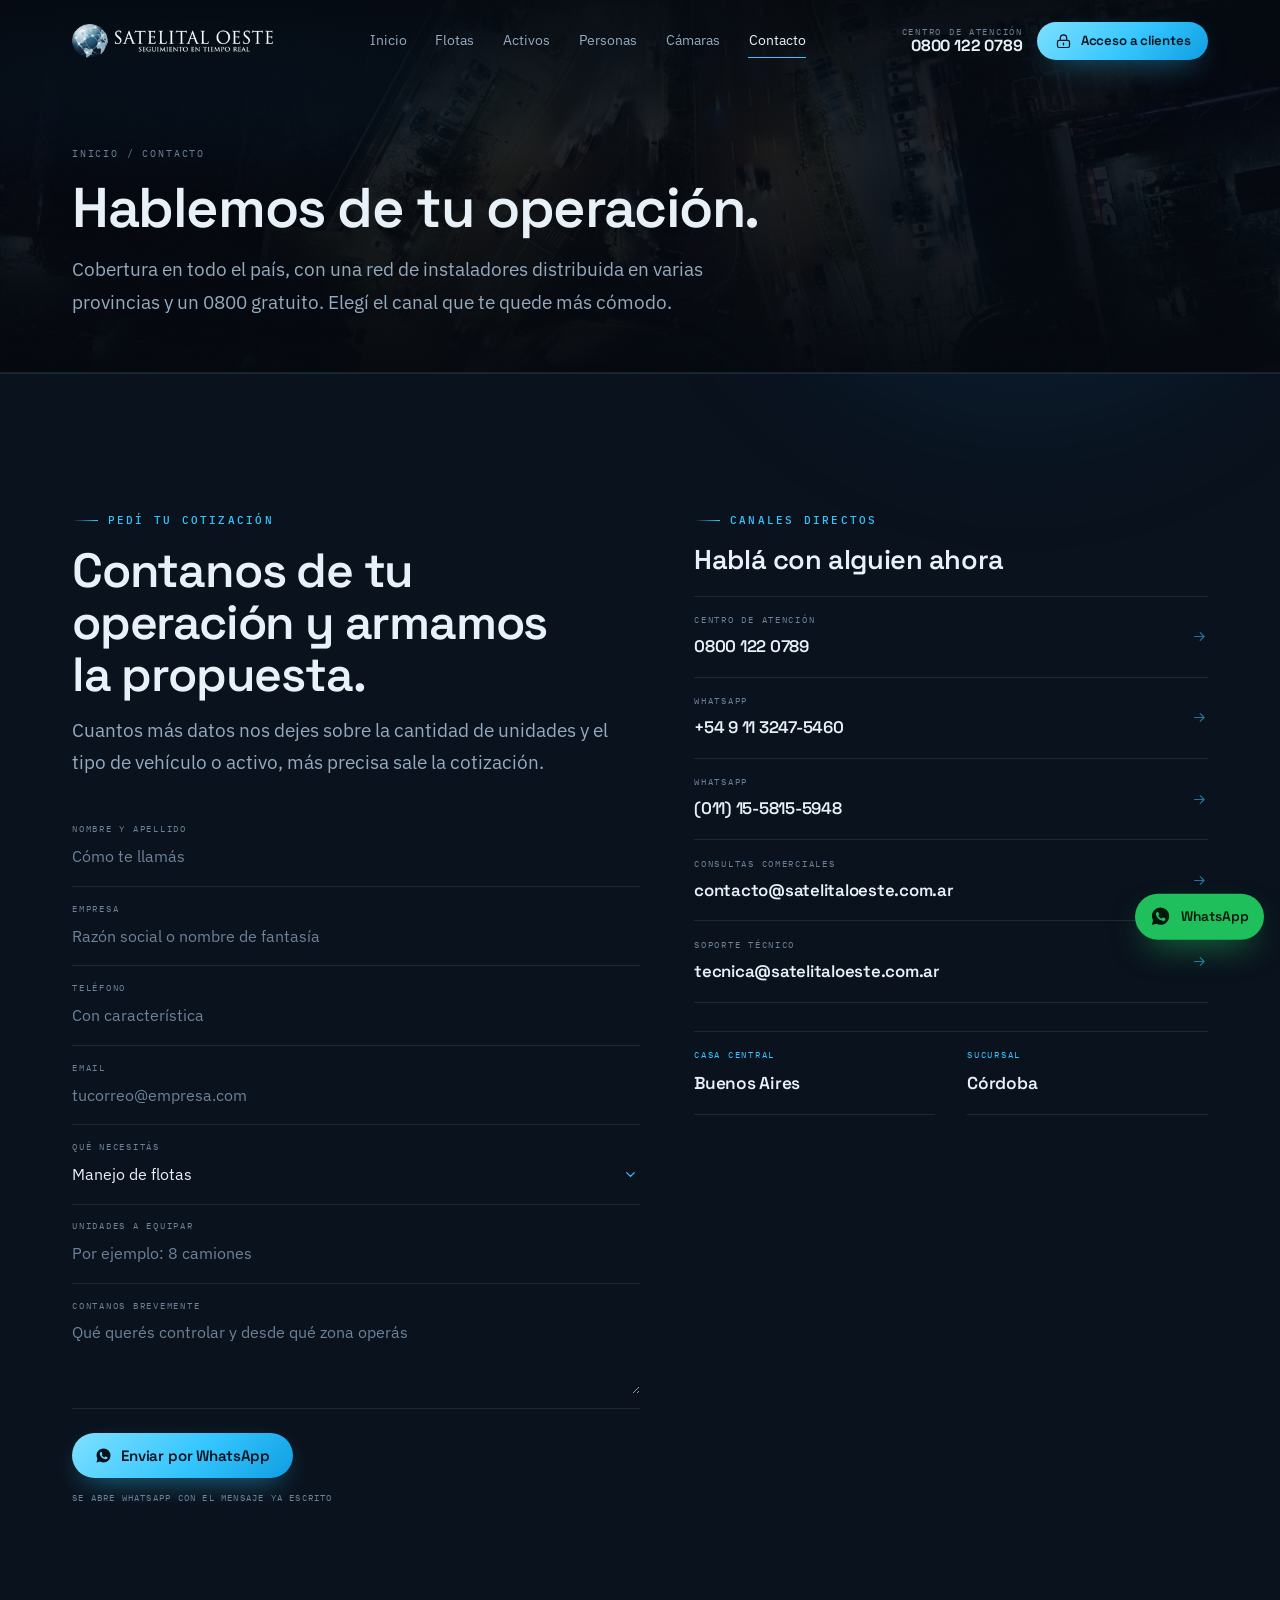
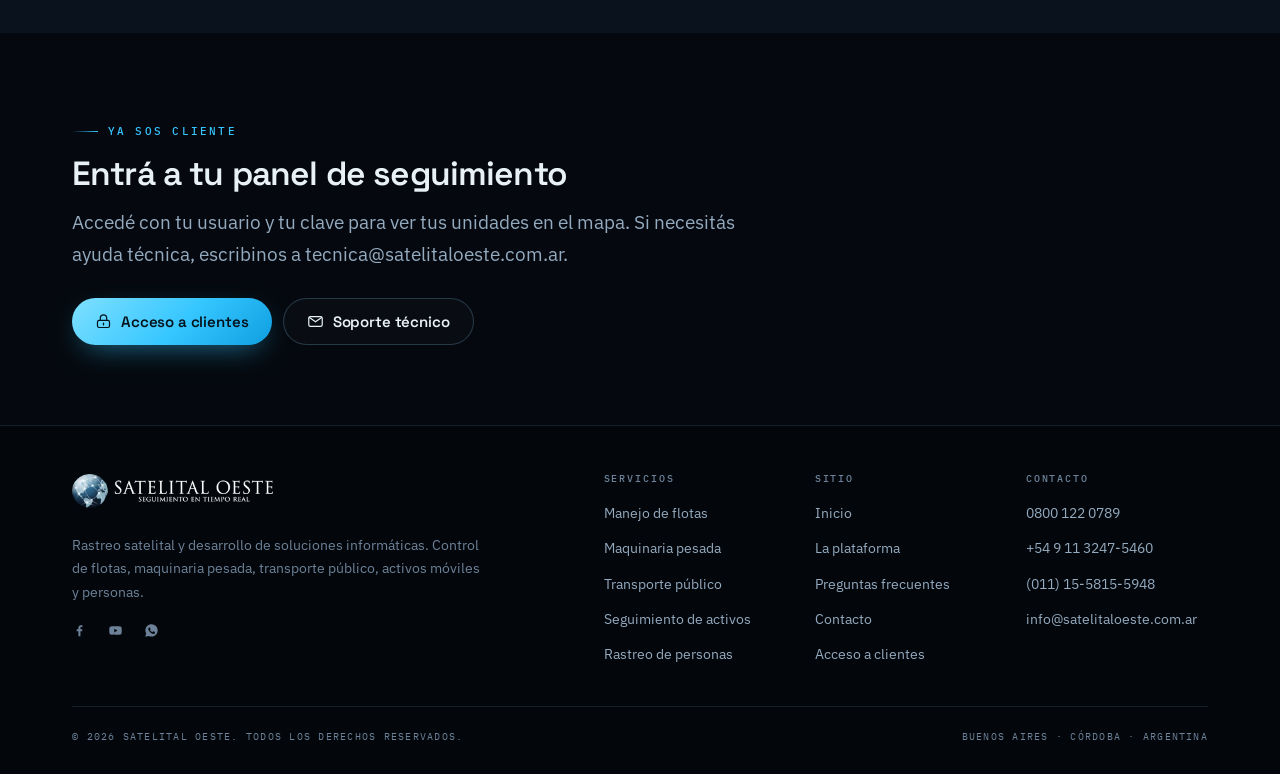
<file: contacto.html>
<!DOCTYPE html>
<html lang="es-AR">
<head>
<meta charset="utf-8">
<meta name="viewport" content="width=device-width,initial-scale=1,viewport-fit=cover">
<title>Contacto | Satelital Oeste — 0800 122 0789</title>
<meta name="description" content="Contactate con Satelital Oeste: 0800 122 0789, WhatsApp y correo comercial y técnico. Cobertura en todo el país con red de instaladores en varias provincias.">
<meta name="theme-color" content="#05090f">
<meta name="author" content="Satelital Oeste">
<link rel="canonical" href="https://www.satelitaloeste.com.ar/contacto.html">
<meta property="og:type" content="website">
<meta property="og:locale" content="es_AR">
<meta property="og:site_name" content="Satelital Oeste">
<meta property="og:title" content="Contacto | Satelital Oeste — 0800 122 0789">
<meta property="og:description" content="Contactate con Satelital Oeste: 0800 122 0789, WhatsApp y correo comercial y técnico. Cobertura en todo el país con red de instaladores en varias provincias.">
<meta property="og:url" content="https://www.satelitaloeste.com.ar/contacto.html">
<meta property="og:image" content="https://www.satelitaloeste.com.ar/assets/img/og.png">
<meta property="og:image:width" content="1200">
<meta property="og:image:height" content="630">
<meta name="twitter:card" content="summary_large_image">
<meta name="twitter:title" content="Contacto | Satelital Oeste — 0800 122 0789">
<meta name="twitter:description" content="Contactate con Satelital Oeste: 0800 122 0789, WhatsApp y correo comercial y técnico. Cobertura en todo el país con red de instaladores en varias provincias.">
<meta name="twitter:image" content="https://www.satelitaloeste.com.ar/assets/img/og.png">
<link rel="icon" href="assets/img/favicon.svg" type="image/svg+xml">
<link rel="apple-touch-icon" href="assets/img/icon-180.png">
<link rel="preload" href="assets/fonts/space-grotesk-500-latin.woff2" as="font" type="font/woff2" crossorigin>
<link rel="preload" href="assets/fonts/ibm-plex-sans-400-latin.woff2" as="font" type="font/woff2" crossorigin>
<link rel="stylesheet" href="assets/css/fonts.css?v=13">
<link rel="stylesheet" href="assets/css/site.css?v=13">
<link rel="stylesheet" href="assets/css/blocks.css?v=13">
<script type="application/ld+json">{"@context":"https://schema.org","@type":"LocalBusiness","@id":"https://www.satelitaloeste.com.ar/#negocio","name":"Satelital Oeste","slogan":"Seguimiento en tiempo real","description":"Rastreo satelital GPS en tiempo real para flotas de vehículos, maquinaria pesada, transporte público, activos móviles y personas. Cobertura en todo el país.","url":"https://www.satelitaloeste.com.ar/","telephone":["+54-800-122-0789","+54-9-11-3247-5460","+54-9-11-5815-5948"],"email":"info@satelitaloeste.com.ar","areaServed":{"@type":"Country","name":"Argentina"},"address":[{"@type":"PostalAddress","addressRegion":"Buenos Aires","addressCountry":"AR"},{"@type":"PostalAddress","addressRegion":"Córdoba","addressCountry":"AR"}],"sameAs":["https://www.facebook.com/satelital.oeste.9","https://www.youtube.com/channel/UC23vfdtEky5iS7psJYRcIAw"],"knowsAbout":["Rastreo satelital","Gestión de flotas","Localización GPS","Seguimiento de activos"]}</script>
<!-- Etiqueta de Google (Google Ads / GA4) -->
<script async src="https://www.googletagmanager.com/gtag/js?id=G-MNME0C2B6V"></script>
<script>
  window.dataLayer = window.dataLayer || [];
  function gtag(){dataLayer.push(arguments);}
  gtag('js', new Date());
  gtag('config', 'G-MNME0C2B6V');
</script>
</head>
<body>
<div id="pre"><div class="in"><div class="mark"><svg viewBox="0 0 64 64" role="img" aria-label="Satelital Oeste">
<defs>
<linearGradient id="gp" x1="18%" y1="6%" x2="82%" y2="96%">
<stop offset="0" stop-color="#7fe0ff"/><stop offset=".45" stop-color="#35c6ff"/><stop offset="1" stop-color="#00548d"/>
</linearGradient>
<linearGradient id="op" x1="0%" y1="0%" x2="100%" y2="100%">
<stop offset="0" stop-color="#7fe0ff"/><stop offset="1" stop-color="#0d6fb4"/>
</linearGradient>
</defs>
<circle cx="32" cy="32" r="17.5" fill="url(#gp)"/>
<g fill="none" stroke="#04121c" stroke-width="1.15" opacity=".42">
<ellipse cx="32" cy="32" rx="7.4" ry="17.5"/>
<path d="M15.4 26.2h33.2M14.5 32h35M15.4 37.8h33.2"/>
</g>
<path d="M22.5 20.6c3.4 4.6 6.2 11 7.1 17.6.4 2.9.4 5.7.1 8.3" fill="none" stroke="#eaf7ff" stroke-width="1.5" opacity=".5" stroke-linecap="round"/>
<ellipse cx="32" cy="32" rx="27.5" ry="11" fill="none" stroke="url(#op)" stroke-width="2.1" transform="rotate(-28 32 32)" stroke-linecap="round"/>
<circle cx="52.8" cy="19.4" r="4" fill="#04121c"/>
<circle cx="52.8" cy="19.4" r="2.6" fill="#7fe0ff"/>
</svg></div><div class="bar"></div><div class="lbl">Conectando</div></div></div>
<a class="skip" href="#main">Ir al contenido</a>

<header class="hdr">
  <div class="wrap bar">
    <a class="logo" href="/" aria-label="Satelital Oeste — inicio">
      <img class="logo-img" src="assets/img/logo-320.webp" srcset="assets/img/logo-320.webp 320w, assets/img/logo-480.webp 480w, assets/img/logo-640.webp 640w" sizes="190px" width="640" height="394" alt="Satelital Oeste — seguimiento en tiempo real">
    </a>
    <nav class="nav" aria-label="Principal"><a href="/">Inicio</a><a href="manejo-de-flotas.html">Flotas</a><a href="localizacion-activos.html">Activos</a><a href="rastreo-de-personas.html">Personas</a><a href="videomonitoreo-movil.html">Cámaras</a><a href="contacto.html" aria-current="page">Contacto</a></nav>
    <div class="hdr-cta">
      <a class="hdr-tel" href="tel:08001220789"><span>Centro de atención</span><b>0800 122 0789</b></a>
      <a class="btn btn--pri" href="http://www.seguimiento.from-ar.com/avl/index.php" target="_blank" rel="noopener"><svg class="ln" viewBox="0 0 24 24" aria-hidden="true"><rect x="3.5" y="10.5" width="17" height="10" rx="2.4"/><path d="M7.5 10.5V7.2a4.5 4.5 0 0 1 9 0v3.3"/><path d="M12 14.4v2.4"/></svg> Acceso a clientes</a>
    </div>
    <button class="burger" type="button" aria-expanded="false" aria-controls="drawer" aria-label="Abrir menú">
      <span></span><span></span><span></span>
    </button>
  </div>
</header>
<div class="drawer" id="drawer">
  <nav aria-label="Menú">
    <a class="d-link" href="/"><i>01</i>Inicio</a><a class="d-link" href="manejo-de-flotas.html"><i>02</i>Manejo de flotas</a><a class="d-link" href="localizacion-activos.html"><i>03</i>Seguimiento de activos</a><a class="d-link" href="rastreo-de-personas.html"><i>04</i>Rastreo de personas</a><a class="d-link" href="videomonitoreo-movil.html"><i>05</i>Videomonitoreo móvil</a><a class="d-link" href="contacto.html"><i>06</i>Contacto</a>
  </nav>
  <div class="d-foot">
    <a class="d-tel" href="tel:08001220789">Centro de atención<b>0800 122 0789</b></a>
    <a class="btn btn--pri" href="http://www.seguimiento.from-ar.com/avl/index.php" target="_blank" rel="noopener"><svg class="ln" viewBox="0 0 24 24" aria-hidden="true"><rect x="3.5" y="10.5" width="17" height="10" rx="2.4"/><path d="M7.5 10.5V7.2a4.5 4.5 0 0 1 9 0v3.3"/><path d="M12 14.4v2.4"/></svg> Acceso a clientes</a>
    <a class="btn btn--gho" href="https://wa.me/5491132475460?text=Hola%20Satelital%20Oeste%2C%20quiero%20informaci%C3%B3n%20sobre%20el%20servicio%20de%20rastreo." target="_blank" rel="noopener"><svg class="fl" viewBox="0 0 24 24" aria-hidden="true"><path d="M12.04 2C6.6 2 2.2 6.4 2.2 11.84a9.7 9.7 0 0 0 1.34 4.92L2 22l5.36-1.4a9.86 9.86 0 0 0 4.68 1.19h.01c5.43 0 9.84-4.4 9.84-9.84A9.78 9.78 0 0 0 12.04 2Zm5.76 14.02c-.24.68-1.4 1.3-1.94 1.34-.5.05-.98.23-3.3-.69-2.78-1.09-4.54-3.93-4.68-4.11-.13-.18-1.11-1.48-1.11-2.82 0-1.34.7-2 .95-2.27.25-.27.54-.34.72-.34.18 0 .36 0 .52.01.17.01.39-.06.61.47.23.54.77 1.88.84 2.02.07.13.11.29.02.47-.09.18-.14.29-.27.45-.13.16-.28.35-.4.47-.13.13-.27.28-.12.54.15.27.67 1.1 1.43 1.78.98.87 1.8 1.14 2.07 1.27.27.13.42.11.58-.07.16-.18.67-.78.85-1.05.18-.27.36-.22.6-.13.25.09 1.57.74 1.84.87.27.14.45.2.52.32.07.11.07.65-.17 1.33Z"/></svg> Escribir por WhatsApp</a>
  </div>
</div>
<main id="main">


<section class="phero">
  <div class="foto"><img src="assets/img/ruta-noche-1000.webp" srcset="assets/img/ruta-noche-1000.webp 1000w, assets/img/ruta-noche-1600.webp 1600w" sizes="100vw" width="1600" height="900" alt="Vista aérea nocturna de una ciudad con el tránsito iluminado" loading="eager" fetchpriority="high" decoding="async"></div>
  <div class="wrap">
    <p class="crumb"><a href="/">Inicio</a> / Contacto</p>
    <h1>Hablemos de tu operación.</h1>
    <p class="lead">Cobertura en todo el país, con una red de instaladores distribuida en varias provincias y un 0800 gratuito. Elegí el canal que te quede más cómodo.</p>
  </div>
</section>


<section class="section cta-band" id="contacto">
  <div class="wrap">
    <div class="contact-grid">
      <div class="rv">
        <p class="eyebrow">Pedí tu cotización</p>
        <h2 style="margin-block:.9rem .85rem">Contanos de tu operación y armamos la propuesta.</h2>
        <p class="lead">Cuantos más datos nos dejes sobre la cantidad de unidades y el tipo de vehículo o activo, más precisa sale la cotización.</p>
        <form class="form" id="form-contacto" data-wa="5491132475460" style="margin-top:1.8rem">
          <div class="field"><label for="f-nombre">Nombre y apellido</label><input id="f-nombre" name="nombre" type="text" required placeholder="Cómo te llamás"></div>
          <div class="field"><label for="f-empresa">Empresa</label><input id="f-empresa" name="empresa" type="text" placeholder="Razón social o nombre de fantasía"></div>
          <div class="field"><label for="f-telefono">Teléfono</label><input id="f-telefono" name="telefono" type="tel" required placeholder="Con característica"></div>
          <div class="field"><label for="f-email">Email</label><input id="f-email" name="email" type="email" placeholder="tucorreo@empresa.com"></div>
          <div class="field"><label for="f-servicio">Qué necesitás</label>
            <select id="f-servicio" name="servicio">
              <option>Manejo de flotas</option>
              <option>Maquinaria pesada</option>
              <option>Transporte público</option>
              <option>Seguimiento de activos</option>
              <option>Rastreo de personas</option>
              <option>Todavía no sé, quiero asesoramiento</option>
            </select>
          </div>
          <div class="field"><label for="f-unidades">Unidades a equipar</label><input id="f-unidades" name="unidades" type="text" placeholder="Por ejemplo: 8 camiones"></div>
          <div class="field"><label for="f-mensaje">Contanos brevemente</label><textarea id="f-mensaje" name="mensaje" placeholder="Qué querés controlar y desde qué zona operás"></textarea></div>
          <button class="btn btn--pri" type="submit"><svg class="fl" viewBox="0 0 24 24" aria-hidden="true"><path d="M12.04 2C6.6 2 2.2 6.4 2.2 11.84a9.7 9.7 0 0 0 1.34 4.92L2 22l5.36-1.4a9.86 9.86 0 0 0 4.68 1.19h.01c5.43 0 9.84-4.4 9.84-9.84A9.78 9.78 0 0 0 12.04 2Zm5.76 14.02c-.24.68-1.4 1.3-1.94 1.34-.5.05-.98.23-3.3-.69-2.78-1.09-4.54-3.93-4.68-4.11-.13-.18-1.11-1.48-1.11-2.82 0-1.34.7-2 .95-2.27.25-.27.54-.34.72-.34.18 0 .36 0 .52.01.17.01.39-.06.61.47.23.54.77 1.88.84 2.02.07.13.11.29.02.47-.09.18-.14.29-.27.45-.13.16-.28.35-.4.47-.13.13-.27.28-.12.54.15.27.67 1.1 1.43 1.78.98.87 1.8 1.14 2.07 1.27.27.13.42.11.58-.07.16-.18.67-.78.85-1.05.18-.27.36-.22.6-.13.25.09 1.57.74 1.84.87.27.14.45.2.52.32.07.11.07.65-.17 1.33Z"/></svg> Enviar por WhatsApp</button>
          <p class="form-note">Se abre WhatsApp con el mensaje ya escrito</p>
        </form>
      </div>
      <div class="rv rv-d1">
        <p class="eyebrow">Canales directos</p>
        <h3 style="margin-block:.8rem 1.2rem;font-size:clamp(1.3rem,3.4vw,1.7rem)">Hablá con alguien ahora</h3>
        <div class="canal">
          <a href="tel:08001220789"><span class="k">Centro de atención</span><span class="v">0800 122 0789</span><svg class="ln" viewBox="0 0 24 24" aria-hidden="true"><path d="M5 12h13M13 6.5 18.5 12 13 17.5"/></svg></a>
          <a href="https://wa.me/5491132475460?text=Hola%20Satelital%20Oeste%2C%20quiero%20una%20cotizaci%C3%B3n%20del%20servicio%20de%20rastreo%20satelital." target="_blank" rel="noopener"><span class="k">WhatsApp</span><span class="v">+54 9 11 3247-5460</span><svg class="ln" viewBox="0 0 24 24" aria-hidden="true"><path d="M5 12h13M13 6.5 18.5 12 13 17.5"/></svg></a>
          <a href="https://wa.me/5491158155948?text=Hola%20Satelital%20Oeste%2C%20quiero%20una%20cotizaci%C3%B3n%20del%20servicio%20de%20rastreo%20satelital." target="_blank" rel="noopener"><span class="k">WhatsApp</span><span class="v">(011) 15-5815-5948</span><svg class="ln" viewBox="0 0 24 24" aria-hidden="true"><path d="M5 12h13M13 6.5 18.5 12 13 17.5"/></svg></a>
          <a href="mailto:contacto@satelitaloeste.com.ar"><span class="k">Consultas comerciales</span><span class="v">contacto@satelitaloeste.com.ar</span><svg class="ln" viewBox="0 0 24 24" aria-hidden="true"><path d="M5 12h13M13 6.5 18.5 12 13 17.5"/></svg></a>
          <a href="mailto:tecnica@satelitaloeste.com.ar"><span class="k">Soporte técnico</span><span class="v">tecnica@satelitaloeste.com.ar</span><svg class="ln" viewBox="0 0 24 24" aria-hidden="true"><path d="M5 12h13M13 6.5 18.5 12 13 17.5"/></svg></a>
        </div>
        <ul class="branch">
          <li><span>Casa central</span><b>Buenos Aires</b></li>
          <li><span>Sucursal</span><b>Córdoba</b></li>
        </ul>
      </div>
    </div>
  </div>
</section>

<section class="section section--tight">
  <div class="wrap">
    <div class="head rv">
      <p class="eyebrow">Ya sos cliente</p>
      <h2 style="font-size:clamp(1.5rem,4vw,2.1rem)">Entrá a tu panel de seguimiento</h2>
      <p class="lead">Accedé con tu usuario y tu clave para ver tus unidades en el mapa. Si necesitás ayuda técnica, escribinos a tecnica@satelitaloeste.com.ar.</p>
    </div>
    <div class="btns rv" style="margin-top:1.7rem">
      <a class="btn btn--pri" href="http://www.seguimiento.from-ar.com/avl/index.php" target="_blank" rel="noopener"><svg class="ln" viewBox="0 0 24 24" aria-hidden="true"><rect x="3.5" y="10.5" width="17" height="10" rx="2.4"/><path d="M7.5 10.5V7.2a4.5 4.5 0 0 1 9 0v3.3"/><path d="M12 14.4v2.4"/></svg> Acceso a clientes</a>
      <a class="btn btn--gho" href="mailto:tecnica@satelitaloeste.com.ar"><svg class="ln" viewBox="0 0 24 24" aria-hidden="true"><rect x="2.5" y="5" width="19" height="14" rx="2.4"/><path d="m3.4 6.5 8.6 6 8.6-6"/></svg> Soporte técnico</a>
    </div>
  </div>
</section>

</main>

<footer class="ftr">
  <div class="wrap">
    <div class="ftr-top">
      <div class="ftr-brand">
        <a class="logo" href="/" aria-label="Satelital Oeste">
          <img class="logo-img" src="assets/img/logo-320.webp" srcset="assets/img/logo-320.webp 320w, assets/img/logo-480.webp 480w, assets/img/logo-640.webp 640w" sizes="190px" width="640" height="109" alt="Satelital Oeste — seguimiento en tiempo real">
        </a>
        <p>Rastreo satelital y desarrollo de soluciones informáticas. Control de flotas, maquinaria pesada, transporte público, activos móviles y personas.</p>
        <div class="ftr-soc">
          <a href="https://www.facebook.com/satelital.oeste.9" target="_blank" rel="noopener" aria-label="Facebook de Satelital Oeste"><svg class="fl" viewBox="0 0 24 24" aria-hidden="true"><path d="M13.5 21v-8h2.7l.4-3.1h-3.1V7.9c0-.9.25-1.5 1.55-1.5h1.65V3.63A22 22 0 0 0 14.3 3.5c-2.4 0-4.05 1.47-4.05 4.17V9.9H7.5V13h2.75v8z"/></svg></a>
          <a href="https://www.youtube.com/channel/UC23vfdtEky5iS7psJYRcIAw" target="_blank" rel="noopener" aria-label="Canal de YouTube de Satelital Oeste"><svg class="fl" viewBox="0 0 24 24" aria-hidden="true"><path d="M21.6 7.2a2.5 2.5 0 0 0-1.76-1.77C18.28 5 12 5 12 5s-6.28 0-7.84.43A2.5 2.5 0 0 0 2.4 7.2 26 26 0 0 0 2 12a26 26 0 0 0 .4 4.8 2.5 2.5 0 0 0 1.76 1.77C5.72 19 12 19 12 19s6.28 0 7.84-.43a2.5 2.5 0 0 0 1.76-1.77A26 26 0 0 0 22 12a26 26 0 0 0-.4-4.8ZM10 15V9l5.2 3z"/></svg></a>
          <a href="https://wa.me/5491132475460?text=Hola%20Satelital%20Oeste%2C%20quiero%20informaci%C3%B3n%20sobre%20el%20servicio%20de%20rastreo." target="_blank" rel="noopener" aria-label="WhatsApp"><svg class="fl" viewBox="0 0 24 24" aria-hidden="true"><path d="M12.04 2C6.6 2 2.2 6.4 2.2 11.84a9.7 9.7 0 0 0 1.34 4.92L2 22l5.36-1.4a9.86 9.86 0 0 0 4.68 1.19h.01c5.43 0 9.84-4.4 9.84-9.84A9.78 9.78 0 0 0 12.04 2Zm5.76 14.02c-.24.68-1.4 1.3-1.94 1.34-.5.05-.98.23-3.3-.69-2.78-1.09-4.54-3.93-4.68-4.11-.13-.18-1.11-1.48-1.11-2.82 0-1.34.7-2 .95-2.27.25-.27.54-.34.72-.34.18 0 .36 0 .52.01.17.01.39-.06.61.47.23.54.77 1.88.84 2.02.07.13.11.29.02.47-.09.18-.14.29-.27.45-.13.16-.28.35-.4.47-.13.13-.27.28-.12.54.15.27.67 1.1 1.43 1.78.98.87 1.8 1.14 2.07 1.27.27.13.42.11.58-.07.16-.18.67-.78.85-1.05.18-.27.36-.22.6-.13.25.09 1.57.74 1.84.87.27.14.45.2.52.32.07.11.07.65-.17 1.33Z"/></svg></a>
        </div>
      </div>
      <div class="ftr-cols">
        <div>
          <h4>Servicios</h4>
          <ul>
            <li><a href="manejo-de-flotas.html">Manejo de flotas</a></li>
            <li><a href="manejo-de-flotas.html#maquinaria">Maquinaria pesada</a></li>
            <li><a href="manejo-de-flotas.html#transporte">Transporte público</a></li>
            <li><a href="localizacion-activos.html">Seguimiento de activos</a></li>
            <li><a href="rastreo-de-personas.html">Rastreo de personas</a></li>
          </ul>
        </div>
        <div>
          <h4>Sitio</h4>
          <ul>
            <li><a href="/">Inicio</a></li>
            <li><a href="/#plataforma">La plataforma</a></li>
            <li><a href="/#preguntas">Preguntas frecuentes</a></li>
            <li><a href="contacto.html">Contacto</a></li>
            <li><a href="http://www.seguimiento.from-ar.com/avl/index.php" target="_blank" rel="noopener">Acceso a clientes</a></li>
          </ul>
        </div>
        <div>
          <h4>Contacto</h4>
          <ul>
            <li><a href="tel:08001220789">0800 122 0789</a></li>
            <li><a href="tel:+5491132475460">+54 9 11 3247-5460</a></li>
            <li><a href="tel:+5491158155948">(011) 15-5815-5948</a></li>
            <li><a href="mailto:info@satelitaloeste.com.ar">info@satelitaloeste.com.ar</a></li>
          </ul>
        </div>
      </div>
    </div>
    <div class="ftr-bot">
      <p>&copy; <span id="y">2026</span> Satelital Oeste. Todos los derechos reservados.</p>
      <p>Buenos Aires · Córdoba · Argentina</p>
    </div>
  </div>
</footer>
<a class="fab" href="https://wa.me/5491132475460?text=Hola%20Satelital%20Oeste%2C%20quiero%20una%20cotizaci%C3%B3n%20del%20servicio%20de%20rastreo%20satelital." target="_blank" rel="noopener" aria-label="Escribir por WhatsApp">
  <svg class="fl" viewBox="0 0 24 24" aria-hidden="true"><path d="M12.04 2C6.6 2 2.2 6.4 2.2 11.84a9.7 9.7 0 0 0 1.34 4.92L2 22l5.36-1.4a9.86 9.86 0 0 0 4.68 1.19h.01c5.43 0 9.84-4.4 9.84-9.84A9.78 9.78 0 0 0 12.04 2Zm5.76 14.02c-.24.68-1.4 1.3-1.94 1.34-.5.05-.98.23-3.3-.69-2.78-1.09-4.54-3.93-4.68-4.11-.13-.18-1.11-1.48-1.11-2.82 0-1.34.7-2 .95-2.27.25-.27.54-.34.72-.34.18 0 .36 0 .52.01.17.01.39-.06.61.47.23.54.77 1.88.84 2.02.07.13.11.29.02.47-.09.18-.14.29-.27.45-.13.16-.28.35-.4.47-.13.13-.27.28-.12.54.15.27.67 1.1 1.43 1.78.98.87 1.8 1.14 2.07 1.27.27.13.42.11.58-.07.16-.18.67-.78.85-1.05.18-.27.36-.22.6-.13.25.09 1.57.74 1.84.87.27.14.45.2.52.32.07.11.07.65-.17 1.33Z"/></svg><span>WhatsApp</span>
</a>
<script src="assets/js/site.js?v=13" defer></script>
</body>
</html>
</file>
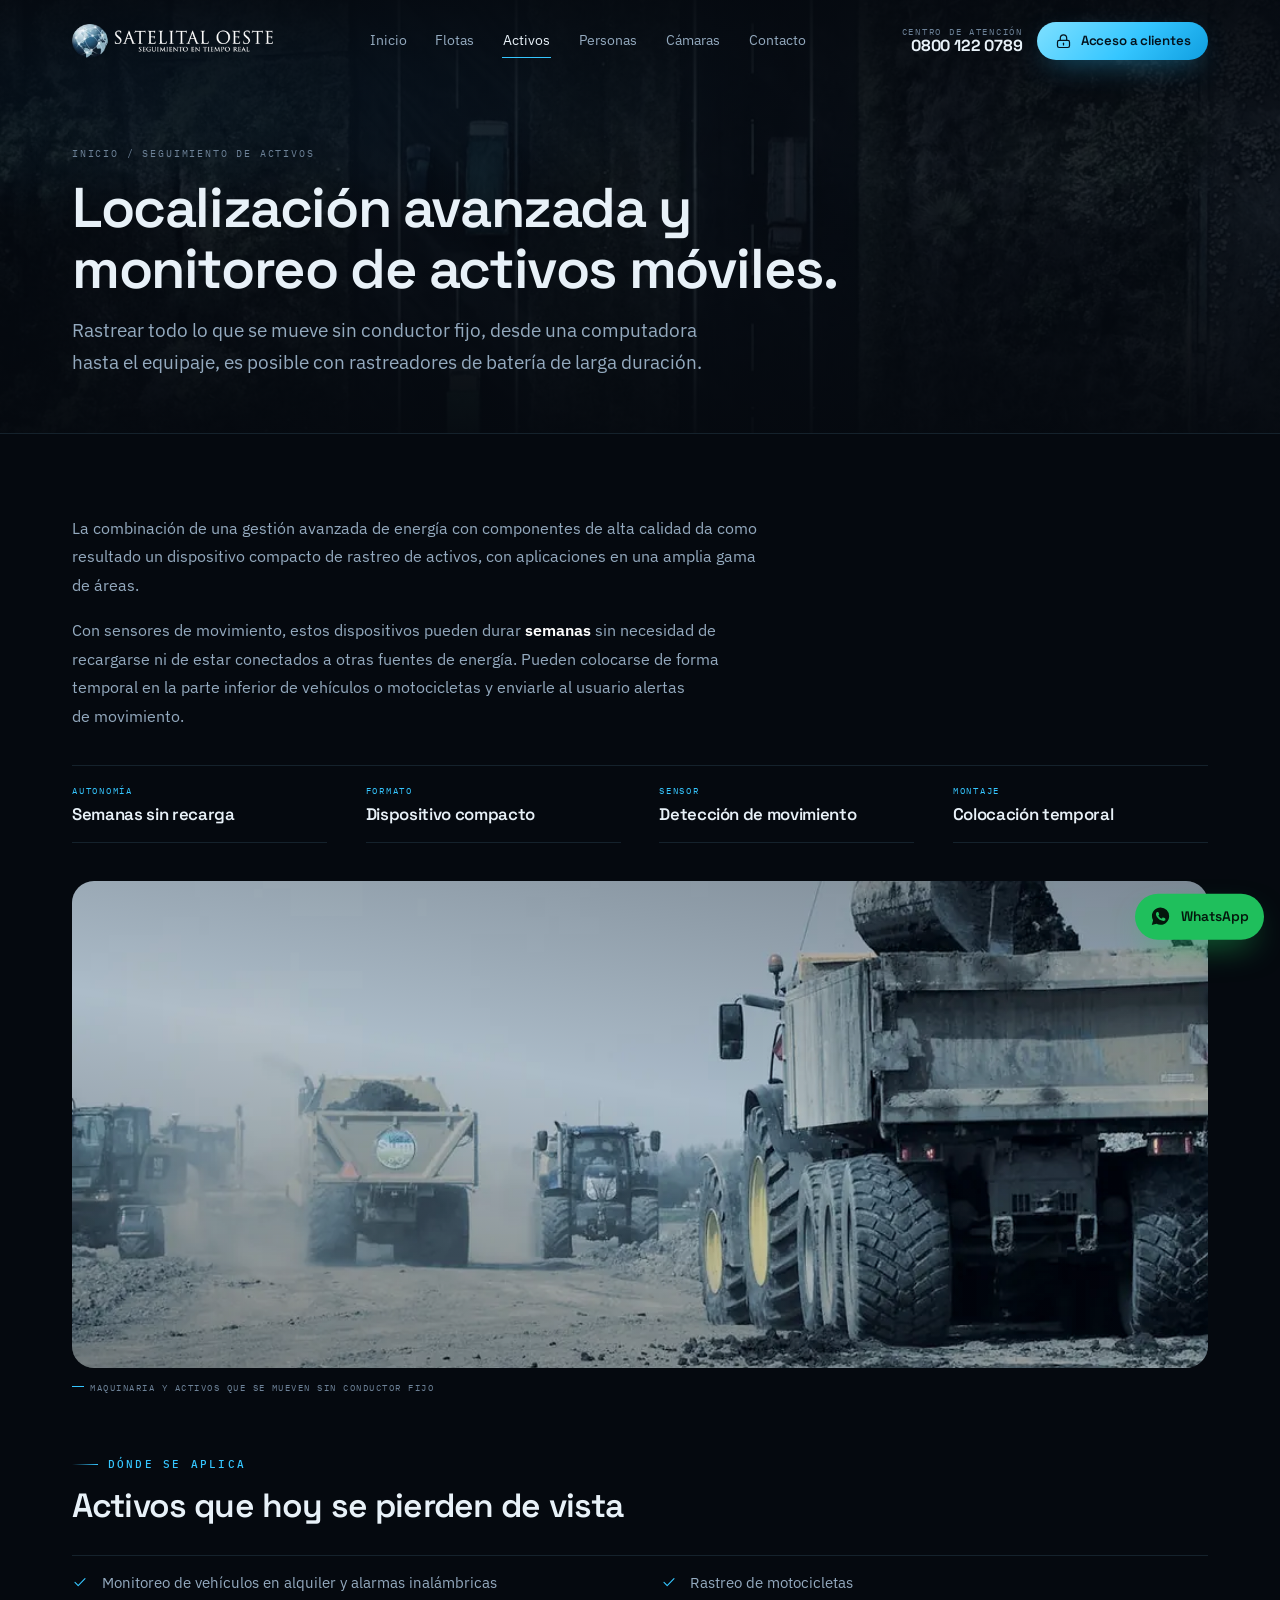
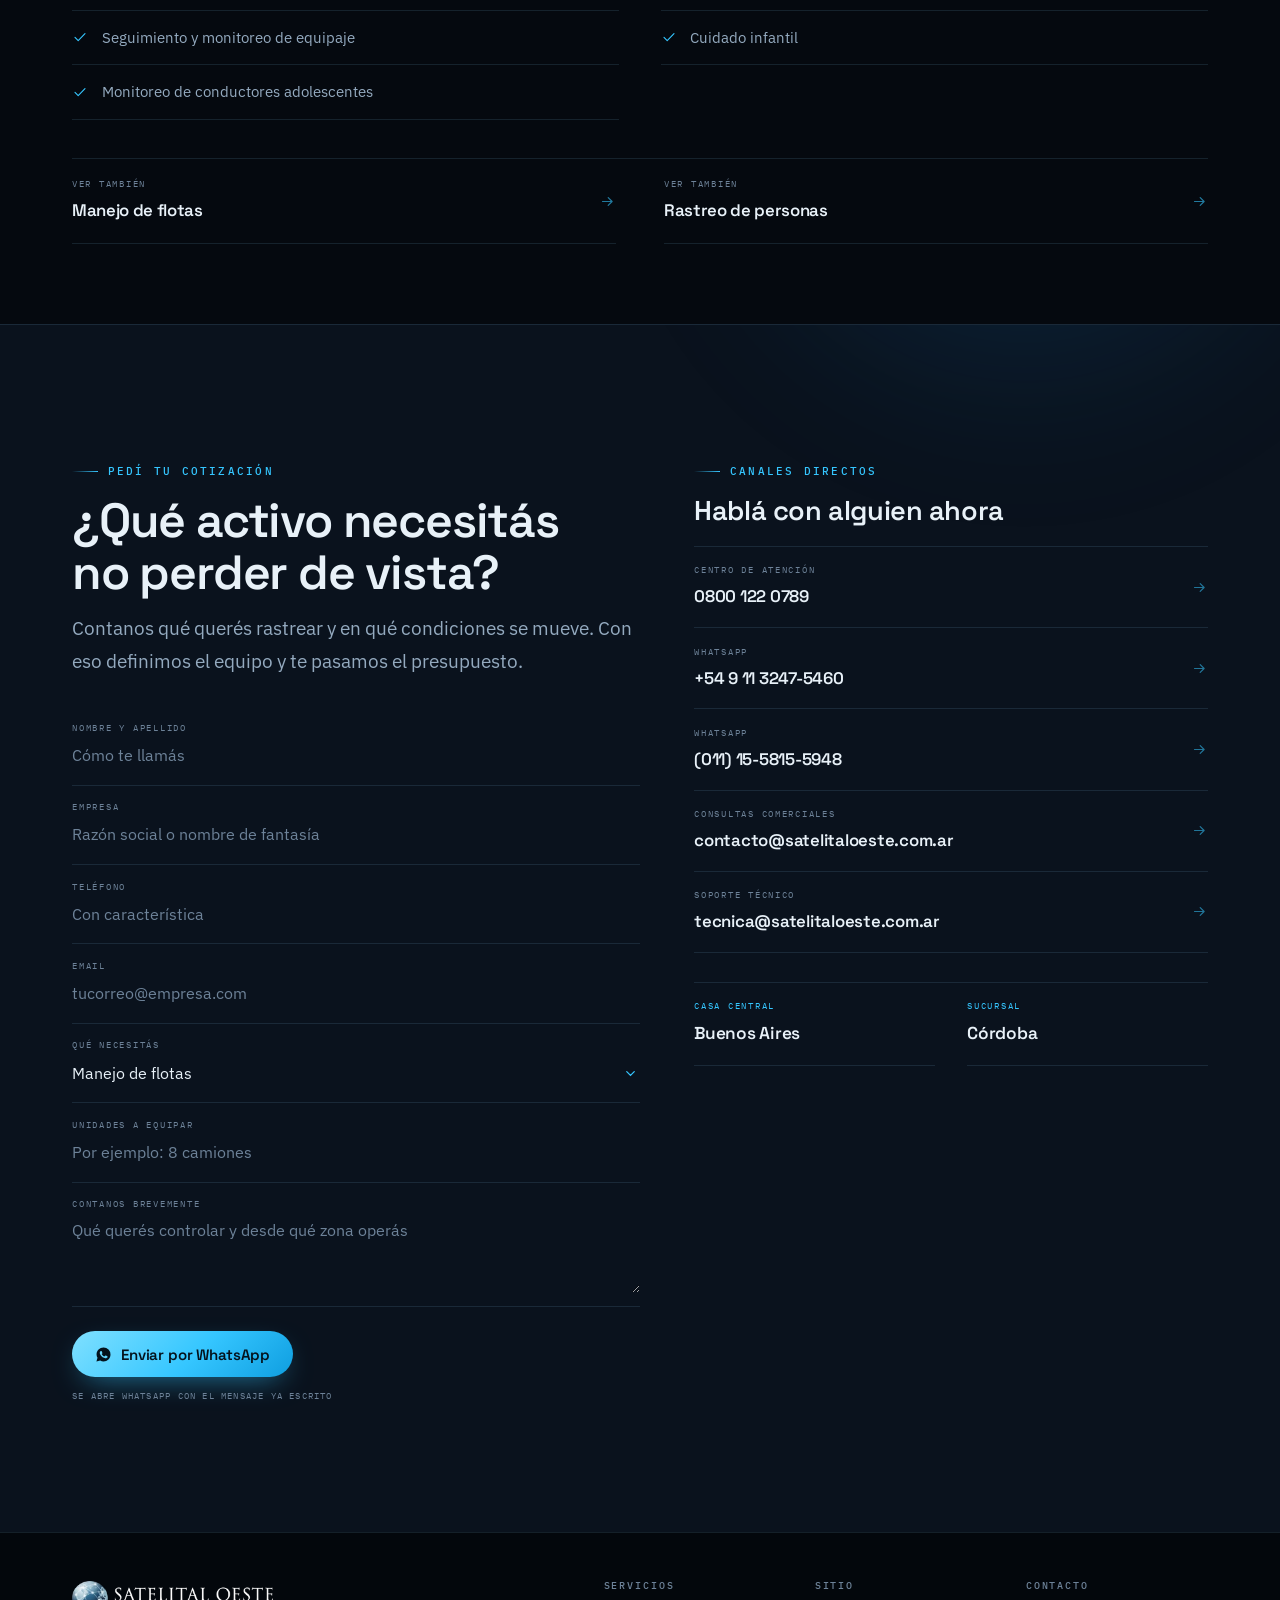
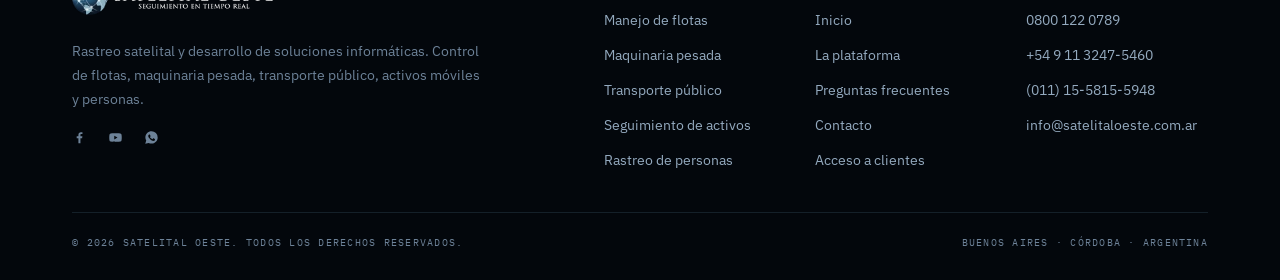
<file: localizacion-activos.html>
<!DOCTYPE html>
<html lang="es-AR">
<head>
<meta charset="utf-8">
<meta name="viewport" content="width=device-width,initial-scale=1,viewport-fit=cover">
<title>Seguimiento y localización de activos móviles | Satelital Oeste</title>
<meta name="description" content="Rastreadores compactos con batería de larga duración y sensor de movimiento para motos, cargas, equipaje y vehículos en alquiler. Alertas de movimiento en tiempo real.">
<meta name="theme-color" content="#05090f">
<meta name="author" content="Satelital Oeste">
<link rel="canonical" href="https://www.satelitaloeste.com.ar/localizacion-activos.html">
<meta property="og:type" content="website">
<meta property="og:locale" content="es_AR">
<meta property="og:site_name" content="Satelital Oeste">
<meta property="og:title" content="Seguimiento y localización de activos móviles | Satelital Oeste">
<meta property="og:description" content="Rastreadores compactos con batería de larga duración y sensor de movimiento para motos, cargas, equipaje y vehículos en alquiler. Alertas de movimiento en tiempo real.">
<meta property="og:url" content="https://www.satelitaloeste.com.ar/localizacion-activos.html">
<meta property="og:image" content="https://www.satelitaloeste.com.ar/assets/img/og.png">
<meta property="og:image:width" content="1200">
<meta property="og:image:height" content="630">
<meta name="twitter:card" content="summary_large_image">
<meta name="twitter:title" content="Seguimiento y localización de activos móviles | Satelital Oeste">
<meta name="twitter:description" content="Rastreadores compactos con batería de larga duración y sensor de movimiento para motos, cargas, equipaje y vehículos en alquiler. Alertas de movimiento en tiempo real.">
<meta name="twitter:image" content="https://www.satelitaloeste.com.ar/assets/img/og.png">
<link rel="icon" href="assets/img/favicon.svg" type="image/svg+xml">
<link rel="apple-touch-icon" href="assets/img/icon-180.png">
<link rel="preload" href="assets/fonts/space-grotesk-500-latin.woff2" as="font" type="font/woff2" crossorigin>
<link rel="preload" href="assets/fonts/ibm-plex-sans-400-latin.woff2" as="font" type="font/woff2" crossorigin>
<link rel="stylesheet" href="assets/css/fonts.css?v=13">
<link rel="stylesheet" href="assets/css/site.css?v=13">
<link rel="stylesheet" href="assets/css/blocks.css?v=13">
<script type="application/ld+json">{"@context":"https://schema.org","@type":"LocalBusiness","@id":"https://www.satelitaloeste.com.ar/#negocio","name":"Satelital Oeste","slogan":"Seguimiento en tiempo real","description":"Rastreo satelital GPS en tiempo real para flotas de vehículos, maquinaria pesada, transporte público, activos móviles y personas. Cobertura en todo el país.","url":"https://www.satelitaloeste.com.ar/","telephone":["+54-800-122-0789","+54-9-11-3247-5460","+54-9-11-5815-5948"],"email":"info@satelitaloeste.com.ar","areaServed":{"@type":"Country","name":"Argentina"},"address":[{"@type":"PostalAddress","addressRegion":"Buenos Aires","addressCountry":"AR"},{"@type":"PostalAddress","addressRegion":"Córdoba","addressCountry":"AR"}],"sameAs":["https://www.facebook.com/satelital.oeste.9","https://www.youtube.com/channel/UC23vfdtEky5iS7psJYRcIAw"],"knowsAbout":["Rastreo satelital","Gestión de flotas","Localización GPS","Seguimiento de activos"]}</script>
<!-- Etiqueta de Google (Google Ads / GA4) -->
<script async src="https://www.googletagmanager.com/gtag/js?id=G-MNME0C2B6V"></script>
<script>
  window.dataLayer = window.dataLayer || [];
  function gtag(){dataLayer.push(arguments);}
  gtag('js', new Date());
  gtag('config', 'G-MNME0C2B6V');
</script>
</head>
<body>
<div id="pre"><div class="in"><div class="mark"><svg viewBox="0 0 64 64" role="img" aria-label="Satelital Oeste">
<defs>
<linearGradient id="gp" x1="18%" y1="6%" x2="82%" y2="96%">
<stop offset="0" stop-color="#7fe0ff"/><stop offset=".45" stop-color="#35c6ff"/><stop offset="1" stop-color="#00548d"/>
</linearGradient>
<linearGradient id="op" x1="0%" y1="0%" x2="100%" y2="100%">
<stop offset="0" stop-color="#7fe0ff"/><stop offset="1" stop-color="#0d6fb4"/>
</linearGradient>
</defs>
<circle cx="32" cy="32" r="17.5" fill="url(#gp)"/>
<g fill="none" stroke="#04121c" stroke-width="1.15" opacity=".42">
<ellipse cx="32" cy="32" rx="7.4" ry="17.5"/>
<path d="M15.4 26.2h33.2M14.5 32h35M15.4 37.8h33.2"/>
</g>
<path d="M22.5 20.6c3.4 4.6 6.2 11 7.1 17.6.4 2.9.4 5.7.1 8.3" fill="none" stroke="#eaf7ff" stroke-width="1.5" opacity=".5" stroke-linecap="round"/>
<ellipse cx="32" cy="32" rx="27.5" ry="11" fill="none" stroke="url(#op)" stroke-width="2.1" transform="rotate(-28 32 32)" stroke-linecap="round"/>
<circle cx="52.8" cy="19.4" r="4" fill="#04121c"/>
<circle cx="52.8" cy="19.4" r="2.6" fill="#7fe0ff"/>
</svg></div><div class="bar"></div><div class="lbl">Conectando</div></div></div>
<a class="skip" href="#main">Ir al contenido</a>

<header class="hdr">
  <div class="wrap bar">
    <a class="logo" href="/" aria-label="Satelital Oeste — inicio">
      <img class="logo-img" src="assets/img/logo-320.webp" srcset="assets/img/logo-320.webp 320w, assets/img/logo-480.webp 480w, assets/img/logo-640.webp 640w" sizes="190px" width="640" height="394" alt="Satelital Oeste — seguimiento en tiempo real">
    </a>
    <nav class="nav" aria-label="Principal"><a href="/">Inicio</a><a href="manejo-de-flotas.html">Flotas</a><a href="localizacion-activos.html" aria-current="page">Activos</a><a href="rastreo-de-personas.html">Personas</a><a href="videomonitoreo-movil.html">Cámaras</a><a href="contacto.html">Contacto</a></nav>
    <div class="hdr-cta">
      <a class="hdr-tel" href="tel:08001220789"><span>Centro de atención</span><b>0800 122 0789</b></a>
      <a class="btn btn--pri" href="http://www.seguimiento.from-ar.com/avl/index.php" target="_blank" rel="noopener"><svg class="ln" viewBox="0 0 24 24" aria-hidden="true"><rect x="3.5" y="10.5" width="17" height="10" rx="2.4"/><path d="M7.5 10.5V7.2a4.5 4.5 0 0 1 9 0v3.3"/><path d="M12 14.4v2.4"/></svg> Acceso a clientes</a>
    </div>
    <button class="burger" type="button" aria-expanded="false" aria-controls="drawer" aria-label="Abrir menú">
      <span></span><span></span><span></span>
    </button>
  </div>
</header>
<div class="drawer" id="drawer">
  <nav aria-label="Menú">
    <a class="d-link" href="/"><i>01</i>Inicio</a><a class="d-link" href="manejo-de-flotas.html"><i>02</i>Manejo de flotas</a><a class="d-link" href="localizacion-activos.html"><i>03</i>Seguimiento de activos</a><a class="d-link" href="rastreo-de-personas.html"><i>04</i>Rastreo de personas</a><a class="d-link" href="videomonitoreo-movil.html"><i>05</i>Videomonitoreo móvil</a><a class="d-link" href="contacto.html"><i>06</i>Contacto</a>
  </nav>
  <div class="d-foot">
    <a class="d-tel" href="tel:08001220789">Centro de atención<b>0800 122 0789</b></a>
    <a class="btn btn--pri" href="http://www.seguimiento.from-ar.com/avl/index.php" target="_blank" rel="noopener"><svg class="ln" viewBox="0 0 24 24" aria-hidden="true"><rect x="3.5" y="10.5" width="17" height="10" rx="2.4"/><path d="M7.5 10.5V7.2a4.5 4.5 0 0 1 9 0v3.3"/><path d="M12 14.4v2.4"/></svg> Acceso a clientes</a>
    <a class="btn btn--gho" href="https://wa.me/5491132475460?text=Hola%20Satelital%20Oeste%2C%20quiero%20informaci%C3%B3n%20sobre%20el%20servicio%20de%20rastreo." target="_blank" rel="noopener"><svg class="fl" viewBox="0 0 24 24" aria-hidden="true"><path d="M12.04 2C6.6 2 2.2 6.4 2.2 11.84a9.7 9.7 0 0 0 1.34 4.92L2 22l5.36-1.4a9.86 9.86 0 0 0 4.68 1.19h.01c5.43 0 9.84-4.4 9.84-9.84A9.78 9.78 0 0 0 12.04 2Zm5.76 14.02c-.24.68-1.4 1.3-1.94 1.34-.5.05-.98.23-3.3-.69-2.78-1.09-4.54-3.93-4.68-4.11-.13-.18-1.11-1.48-1.11-2.82 0-1.34.7-2 .95-2.27.25-.27.54-.34.72-.34.18 0 .36 0 .52.01.17.01.39-.06.61.47.23.54.77 1.88.84 2.02.07.13.11.29.02.47-.09.18-.14.29-.27.45-.13.16-.28.35-.4.47-.13.13-.27.28-.12.54.15.27.67 1.1 1.43 1.78.98.87 1.8 1.14 2.07 1.27.27.13.42.11.58-.07.16-.18.67-.78.85-1.05.18-.27.36-.22.6-.13.25.09 1.57.74 1.84.87.27.14.45.2.52.32.07.11.07.65-.17 1.33Z"/></svg> Escribir por WhatsApp</a>
  </div>
</div>
<main id="main">


<section class="phero">
  <div class="foto"><img src="assets/img/activos-700.webp" srcset="assets/img/activos-500.webp 500w, assets/img/activos-700.webp 700w, assets/img/activos-1000.webp 1000w" sizes="100vw" width="1000" height="750" alt="Vista aérea de un camión avanzando por una ruta entre el monte" loading="eager" fetchpriority="high" decoding="async"></div>
  <div class="wrap">
    <p class="crumb"><a href="/">Inicio</a> / Seguimiento de activos</p>
    <h1>Localización avanzada y monitoreo de activos móviles.</h1>
    <p class="lead">Rastrear todo lo que se mueve sin conductor fijo, desde una computadora hasta el equipaje, es posible con rastreadores de batería de larga duración.</p>
  </div>
</section>

<section class="section section--tight">
  <div class="wrap">
    <div class="prose rv">
      <p>La combinación de una gestión avanzada de energía con componentes de alta calidad da como resultado un dispositivo compacto de rastreo de activos, con aplicaciones en una amplia gama de áreas.</p>
      <p>Con sensores de movimiento, estos dispositivos pueden durar <strong>semanas</strong> sin necesidad de recargarse ni de estar conectados a otras fuentes de energía. Pueden colocarse de forma temporal en la parte inferior de vehículos o motocicletas y enviarle al usuario alertas de movimiento.</p>
    </div>

    <div class="specs rv">
      <div class="spec"><span>Autonomía</span><b>Semanas sin recarga</b></div>
      <div class="spec"><span>Formato</span><b>Dispositivo compacto</b></div>
      <div class="spec"><span>Sensor</span><b>Detección de movimiento</b></div>
      <div class="spec"><span>Montaje</span><b>Colocación temporal</b></div>
    </div>

    
<figure class="fig rv">
  <div class="marco"><img src="assets/img/maquinaria-700.webp" srcset="assets/img/maquinaria-500.webp 500w, assets/img/maquinaria-700.webp 700w, assets/img/maquinaria-1000.webp 1000w" sizes="(min-width:1200px) 1100px, 100vw" width="1000" height="750" alt="Maquinaria pesada moviendo tierra en una cantera" loading="lazy" decoding="async"></div>
  <figcaption>Maquinaria y activos que se mueven sin conductor fijo</figcaption>
</figure>

    <div class="head rv" style="margin-top:3.2rem">
      <p class="eyebrow">Dónde se aplica</p>
      <h2 style="font-size:clamp(1.5rem,4vw,2.1rem)">Activos que hoy se pierden de vista</h2>
    </div>
    <ul class="applist rv"><li><svg class="ln" viewBox="0 0 24 24" aria-hidden="true"><path d="m4.5 12.5 4.8 4.8L19.5 7"/></svg><span>Monitoreo de vehículos en alquiler y alarmas inalámbricas</span></li><li><svg class="ln" viewBox="0 0 24 24" aria-hidden="true"><path d="m4.5 12.5 4.8 4.8L19.5 7"/></svg><span>Rastreo de motocicletas</span></li><li><svg class="ln" viewBox="0 0 24 24" aria-hidden="true"><path d="m4.5 12.5 4.8 4.8L19.5 7"/></svg><span>Seguimiento y monitoreo de equipaje</span></li><li><svg class="ln" viewBox="0 0 24 24" aria-hidden="true"><path d="m4.5 12.5 4.8 4.8L19.5 7"/></svg><span>Cuidado infantil</span></li><li><svg class="ln" viewBox="0 0 24 24" aria-hidden="true"><path d="m4.5 12.5 4.8 4.8L19.5 7"/></svg><span>Monitoreo de conductores adolescentes</span></li></ul>

    
<div class="pnext rv">
  <a href="manejo-de-flotas.html"><span>Ver también</span><b>Manejo de flotas</b><svg class="ln" viewBox="0 0 24 24" aria-hidden="true"><path d="M5 12h13M13 6.5 18.5 12 13 17.5"/></svg></a><a href="rastreo-de-personas.html"><span>Ver también</span><b>Rastreo de personas</b><svg class="ln" viewBox="0 0 24 24" aria-hidden="true"><path d="M5 12h13M13 6.5 18.5 12 13 17.5"/></svg></a>
</div>
  </div>
</section>


<section class="section cta-band" id="contacto">
  <div class="wrap">
    <div class="contact-grid">
      <div class="rv">
        <p class="eyebrow">Pedí tu cotización</p>
        <h2 style="margin-block:.9rem .85rem">¿Qué activo necesitás no perder de vista?</h2>
        <p class="lead">Contanos qué querés rastrear y en qué condiciones se mueve. Con eso definimos el equipo y te pasamos el presupuesto.</p>
        <form class="form" id="form-contacto" data-wa="5491132475460" style="margin-top:1.8rem">
          <div class="field"><label for="f-nombre">Nombre y apellido</label><input id="f-nombre" name="nombre" type="text" required placeholder="Cómo te llamás"></div>
          <div class="field"><label for="f-empresa">Empresa</label><input id="f-empresa" name="empresa" type="text" placeholder="Razón social o nombre de fantasía"></div>
          <div class="field"><label for="f-telefono">Teléfono</label><input id="f-telefono" name="telefono" type="tel" required placeholder="Con característica"></div>
          <div class="field"><label for="f-email">Email</label><input id="f-email" name="email" type="email" placeholder="tucorreo@empresa.com"></div>
          <div class="field"><label for="f-servicio">Qué necesitás</label>
            <select id="f-servicio" name="servicio">
              <option>Manejo de flotas</option>
              <option>Maquinaria pesada</option>
              <option>Transporte público</option>
              <option>Seguimiento de activos</option>
              <option>Rastreo de personas</option>
              <option>Todavía no sé, quiero asesoramiento</option>
            </select>
          </div>
          <div class="field"><label for="f-unidades">Unidades a equipar</label><input id="f-unidades" name="unidades" type="text" placeholder="Por ejemplo: 8 camiones"></div>
          <div class="field"><label for="f-mensaje">Contanos brevemente</label><textarea id="f-mensaje" name="mensaje" placeholder="Qué querés controlar y desde qué zona operás"></textarea></div>
          <button class="btn btn--pri" type="submit"><svg class="fl" viewBox="0 0 24 24" aria-hidden="true"><path d="M12.04 2C6.6 2 2.2 6.4 2.2 11.84a9.7 9.7 0 0 0 1.34 4.92L2 22l5.36-1.4a9.86 9.86 0 0 0 4.68 1.19h.01c5.43 0 9.84-4.4 9.84-9.84A9.78 9.78 0 0 0 12.04 2Zm5.76 14.02c-.24.68-1.4 1.3-1.94 1.34-.5.05-.98.23-3.3-.69-2.78-1.09-4.54-3.93-4.68-4.11-.13-.18-1.11-1.48-1.11-2.82 0-1.34.7-2 .95-2.27.25-.27.54-.34.72-.34.18 0 .36 0 .52.01.17.01.39-.06.61.47.23.54.77 1.88.84 2.02.07.13.11.29.02.47-.09.18-.14.29-.27.45-.13.16-.28.35-.4.47-.13.13-.27.28-.12.54.15.27.67 1.1 1.43 1.78.98.87 1.8 1.14 2.07 1.27.27.13.42.11.58-.07.16-.18.67-.78.85-1.05.18-.27.36-.22.6-.13.25.09 1.57.74 1.84.87.27.14.45.2.52.32.07.11.07.65-.17 1.33Z"/></svg> Enviar por WhatsApp</button>
          <p class="form-note">Se abre WhatsApp con el mensaje ya escrito</p>
        </form>
      </div>
      <div class="rv rv-d1">
        <p class="eyebrow">Canales directos</p>
        <h3 style="margin-block:.8rem 1.2rem;font-size:clamp(1.3rem,3.4vw,1.7rem)">Hablá con alguien ahora</h3>
        <div class="canal">
          <a href="tel:08001220789"><span class="k">Centro de atención</span><span class="v">0800 122 0789</span><svg class="ln" viewBox="0 0 24 24" aria-hidden="true"><path d="M5 12h13M13 6.5 18.5 12 13 17.5"/></svg></a>
          <a href="https://wa.me/5491132475460?text=Hola%20Satelital%20Oeste%2C%20quiero%20una%20cotizaci%C3%B3n%20del%20servicio%20de%20rastreo%20satelital." target="_blank" rel="noopener"><span class="k">WhatsApp</span><span class="v">+54 9 11 3247-5460</span><svg class="ln" viewBox="0 0 24 24" aria-hidden="true"><path d="M5 12h13M13 6.5 18.5 12 13 17.5"/></svg></a>
          <a href="https://wa.me/5491158155948?text=Hola%20Satelital%20Oeste%2C%20quiero%20una%20cotizaci%C3%B3n%20del%20servicio%20de%20rastreo%20satelital." target="_blank" rel="noopener"><span class="k">WhatsApp</span><span class="v">(011) 15-5815-5948</span><svg class="ln" viewBox="0 0 24 24" aria-hidden="true"><path d="M5 12h13M13 6.5 18.5 12 13 17.5"/></svg></a>
          <a href="mailto:contacto@satelitaloeste.com.ar"><span class="k">Consultas comerciales</span><span class="v">contacto@satelitaloeste.com.ar</span><svg class="ln" viewBox="0 0 24 24" aria-hidden="true"><path d="M5 12h13M13 6.5 18.5 12 13 17.5"/></svg></a>
          <a href="mailto:tecnica@satelitaloeste.com.ar"><span class="k">Soporte técnico</span><span class="v">tecnica@satelitaloeste.com.ar</span><svg class="ln" viewBox="0 0 24 24" aria-hidden="true"><path d="M5 12h13M13 6.5 18.5 12 13 17.5"/></svg></a>
        </div>
        <ul class="branch">
          <li><span>Casa central</span><b>Buenos Aires</b></li>
          <li><span>Sucursal</span><b>Córdoba</b></li>
        </ul>
      </div>
    </div>
  </div>
</section>

</main>

<footer class="ftr">
  <div class="wrap">
    <div class="ftr-top">
      <div class="ftr-brand">
        <a class="logo" href="/" aria-label="Satelital Oeste">
          <img class="logo-img" src="assets/img/logo-320.webp" srcset="assets/img/logo-320.webp 320w, assets/img/logo-480.webp 480w, assets/img/logo-640.webp 640w" sizes="190px" width="640" height="109" alt="Satelital Oeste — seguimiento en tiempo real">
        </a>
        <p>Rastreo satelital y desarrollo de soluciones informáticas. Control de flotas, maquinaria pesada, transporte público, activos móviles y personas.</p>
        <div class="ftr-soc">
          <a href="https://www.facebook.com/satelital.oeste.9" target="_blank" rel="noopener" aria-label="Facebook de Satelital Oeste"><svg class="fl" viewBox="0 0 24 24" aria-hidden="true"><path d="M13.5 21v-8h2.7l.4-3.1h-3.1V7.9c0-.9.25-1.5 1.55-1.5h1.65V3.63A22 22 0 0 0 14.3 3.5c-2.4 0-4.05 1.47-4.05 4.17V9.9H7.5V13h2.75v8z"/></svg></a>
          <a href="https://www.youtube.com/channel/UC23vfdtEky5iS7psJYRcIAw" target="_blank" rel="noopener" aria-label="Canal de YouTube de Satelital Oeste"><svg class="fl" viewBox="0 0 24 24" aria-hidden="true"><path d="M21.6 7.2a2.5 2.5 0 0 0-1.76-1.77C18.28 5 12 5 12 5s-6.28 0-7.84.43A2.5 2.5 0 0 0 2.4 7.2 26 26 0 0 0 2 12a26 26 0 0 0 .4 4.8 2.5 2.5 0 0 0 1.76 1.77C5.72 19 12 19 12 19s6.28 0 7.84-.43a2.5 2.5 0 0 0 1.76-1.77A26 26 0 0 0 22 12a26 26 0 0 0-.4-4.8ZM10 15V9l5.2 3z"/></svg></a>
          <a href="https://wa.me/5491132475460?text=Hola%20Satelital%20Oeste%2C%20quiero%20informaci%C3%B3n%20sobre%20el%20servicio%20de%20rastreo." target="_blank" rel="noopener" aria-label="WhatsApp"><svg class="fl" viewBox="0 0 24 24" aria-hidden="true"><path d="M12.04 2C6.6 2 2.2 6.4 2.2 11.84a9.7 9.7 0 0 0 1.34 4.92L2 22l5.36-1.4a9.86 9.86 0 0 0 4.68 1.19h.01c5.43 0 9.84-4.4 9.84-9.84A9.78 9.78 0 0 0 12.04 2Zm5.76 14.02c-.24.68-1.4 1.3-1.94 1.34-.5.05-.98.23-3.3-.69-2.78-1.09-4.54-3.93-4.68-4.11-.13-.18-1.11-1.48-1.11-2.82 0-1.34.7-2 .95-2.27.25-.27.54-.34.72-.34.18 0 .36 0 .52.01.17.01.39-.06.61.47.23.54.77 1.88.84 2.02.07.13.11.29.02.47-.09.18-.14.29-.27.45-.13.16-.28.35-.4.47-.13.13-.27.28-.12.54.15.27.67 1.1 1.43 1.78.98.87 1.8 1.14 2.07 1.27.27.13.42.11.58-.07.16-.18.67-.78.85-1.05.18-.27.36-.22.6-.13.25.09 1.57.74 1.84.87.27.14.45.2.52.32.07.11.07.65-.17 1.33Z"/></svg></a>
        </div>
      </div>
      <div class="ftr-cols">
        <div>
          <h4>Servicios</h4>
          <ul>
            <li><a href="manejo-de-flotas.html">Manejo de flotas</a></li>
            <li><a href="manejo-de-flotas.html#maquinaria">Maquinaria pesada</a></li>
            <li><a href="manejo-de-flotas.html#transporte">Transporte público</a></li>
            <li><a href="localizacion-activos.html">Seguimiento de activos</a></li>
            <li><a href="rastreo-de-personas.html">Rastreo de personas</a></li>
          </ul>
        </div>
        <div>
          <h4>Sitio</h4>
          <ul>
            <li><a href="/">Inicio</a></li>
            <li><a href="/#plataforma">La plataforma</a></li>
            <li><a href="/#preguntas">Preguntas frecuentes</a></li>
            <li><a href="contacto.html">Contacto</a></li>
            <li><a href="http://www.seguimiento.from-ar.com/avl/index.php" target="_blank" rel="noopener">Acceso a clientes</a></li>
          </ul>
        </div>
        <div>
          <h4>Contacto</h4>
          <ul>
            <li><a href="tel:08001220789">0800 122 0789</a></li>
            <li><a href="tel:+5491132475460">+54 9 11 3247-5460</a></li>
            <li><a href="tel:+5491158155948">(011) 15-5815-5948</a></li>
            <li><a href="mailto:info@satelitaloeste.com.ar">info@satelitaloeste.com.ar</a></li>
          </ul>
        </div>
      </div>
    </div>
    <div class="ftr-bot">
      <p>&copy; <span id="y">2026</span> Satelital Oeste. Todos los derechos reservados.</p>
      <p>Buenos Aires · Córdoba · Argentina</p>
    </div>
  </div>
</footer>
<a class="fab" href="https://wa.me/5491132475460?text=Hola%20Satelital%20Oeste%2C%20quiero%20una%20cotizaci%C3%B3n%20del%20servicio%20de%20rastreo%20satelital." target="_blank" rel="noopener" aria-label="Escribir por WhatsApp">
  <svg class="fl" viewBox="0 0 24 24" aria-hidden="true"><path d="M12.04 2C6.6 2 2.2 6.4 2.2 11.84a9.7 9.7 0 0 0 1.34 4.92L2 22l5.36-1.4a9.86 9.86 0 0 0 4.68 1.19h.01c5.43 0 9.84-4.4 9.84-9.84A9.78 9.78 0 0 0 12.04 2Zm5.76 14.02c-.24.68-1.4 1.3-1.94 1.34-.5.05-.98.23-3.3-.69-2.78-1.09-4.54-3.93-4.68-4.11-.13-.18-1.11-1.48-1.11-2.82 0-1.34.7-2 .95-2.27.25-.27.54-.34.72-.34.18 0 .36 0 .52.01.17.01.39-.06.61.47.23.54.77 1.88.84 2.02.07.13.11.29.02.47-.09.18-.14.29-.27.45-.13.16-.28.35-.4.47-.13.13-.27.28-.12.54.15.27.67 1.1 1.43 1.78.98.87 1.8 1.14 2.07 1.27.27.13.42.11.58-.07.16-.18.67-.78.85-1.05.18-.27.36-.22.6-.13.25.09 1.57.74 1.84.87.27.14.45.2.52.32.07.11.07.65-.17 1.33Z"/></svg><span>WhatsApp</span>
</a>
<script src="assets/js/site.js?v=13" defer></script>
</body>
</html>
</file>
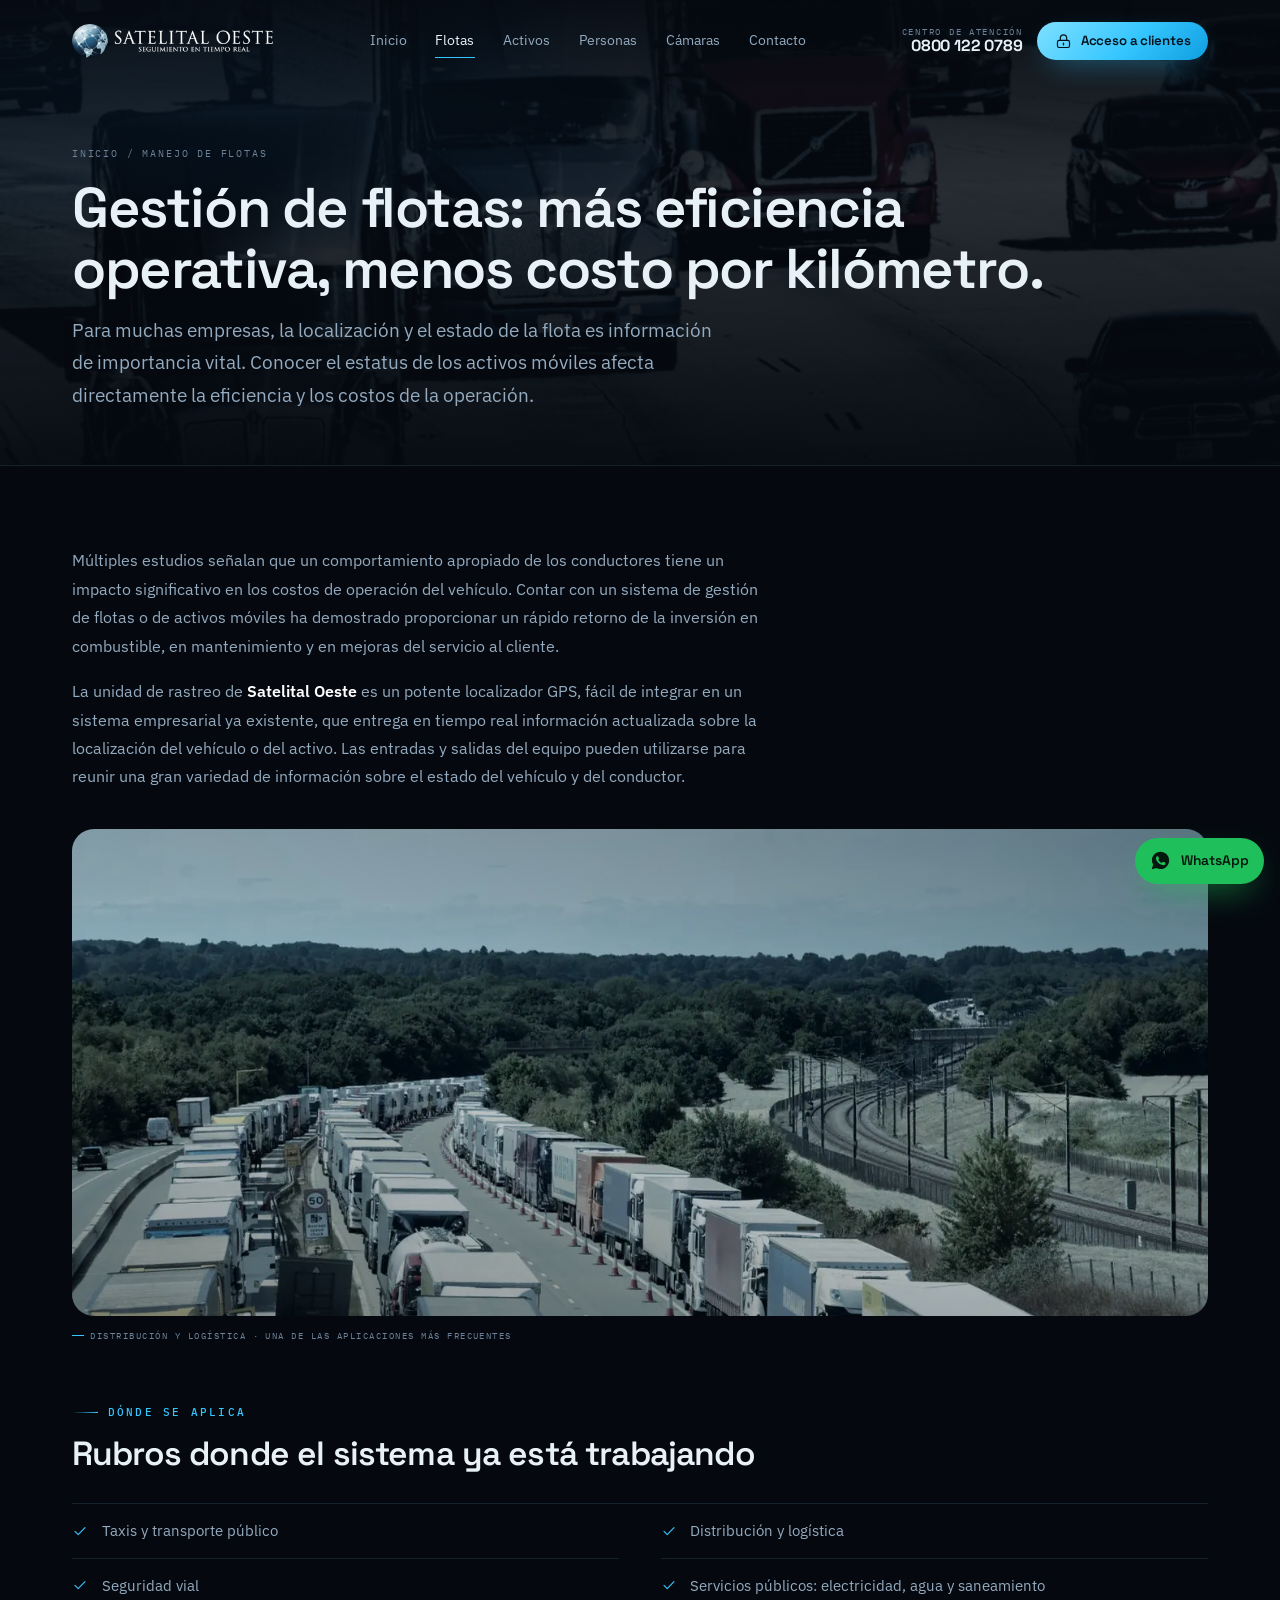
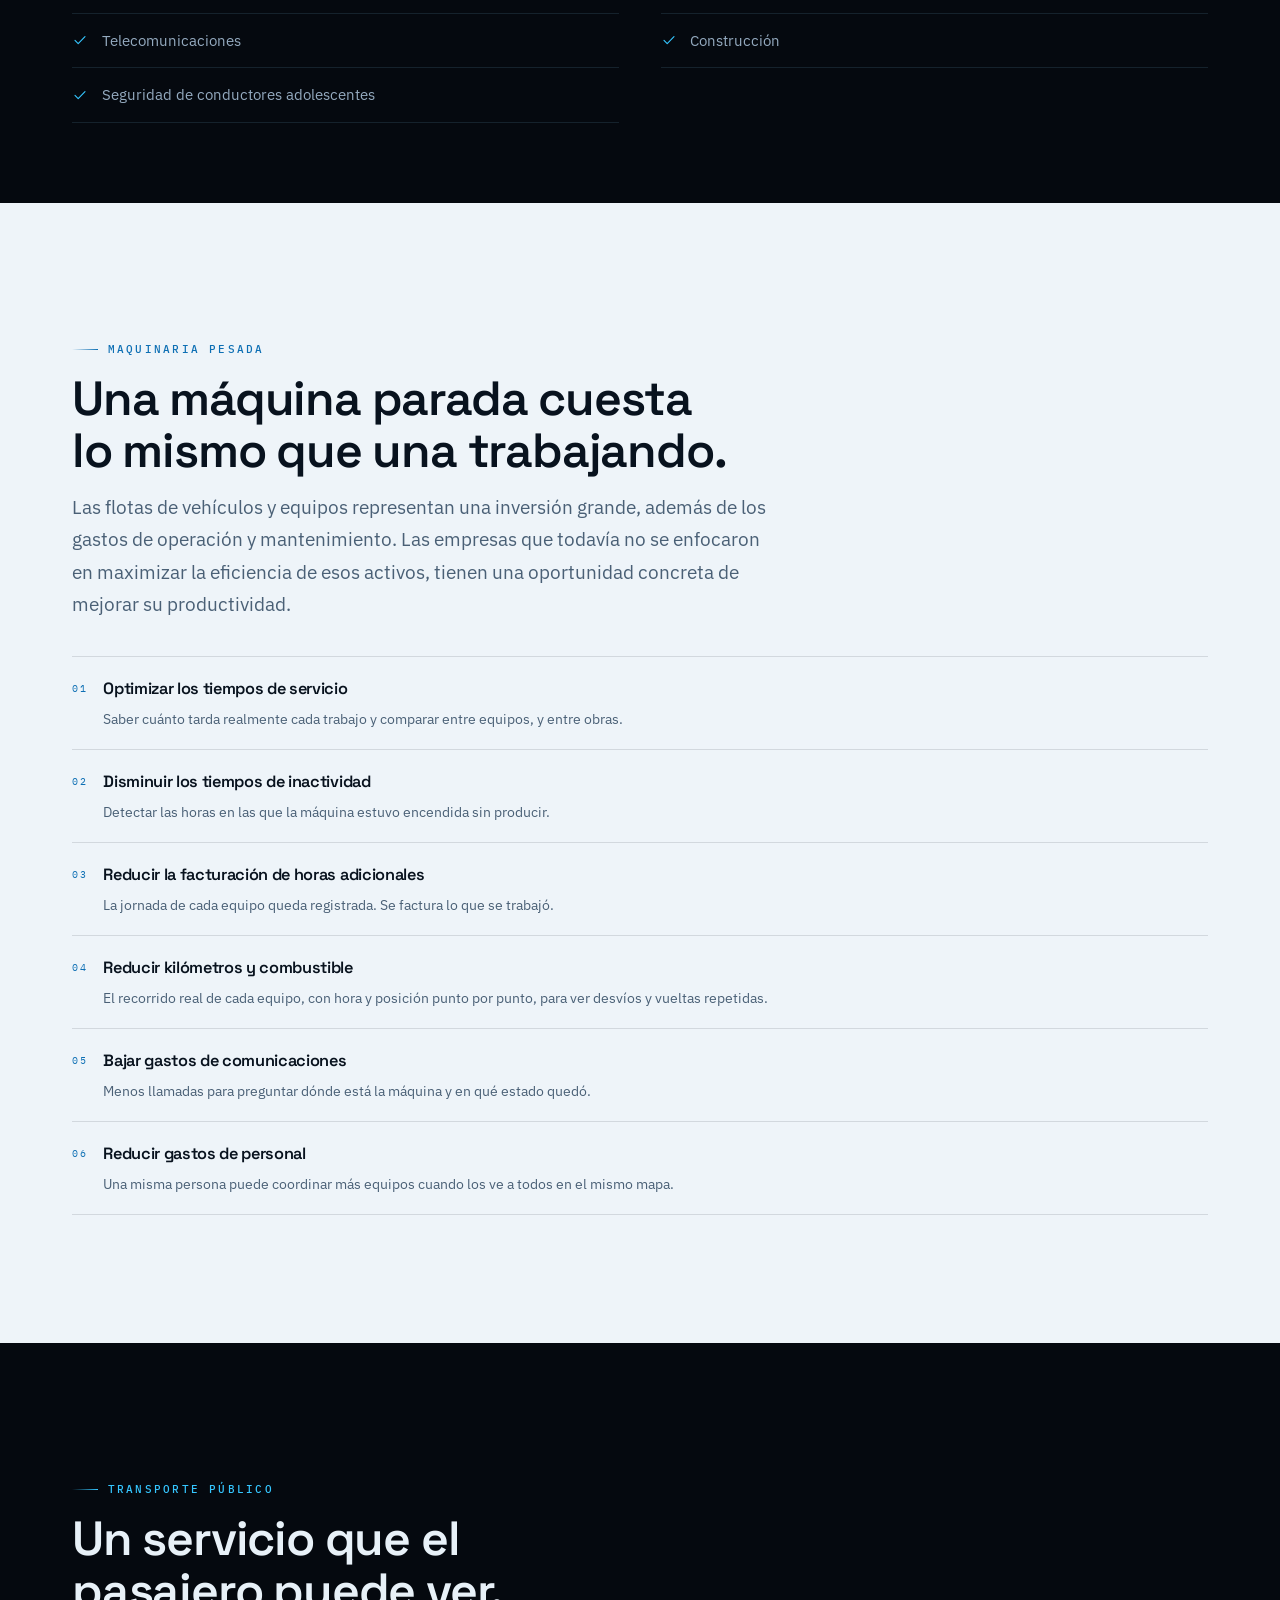
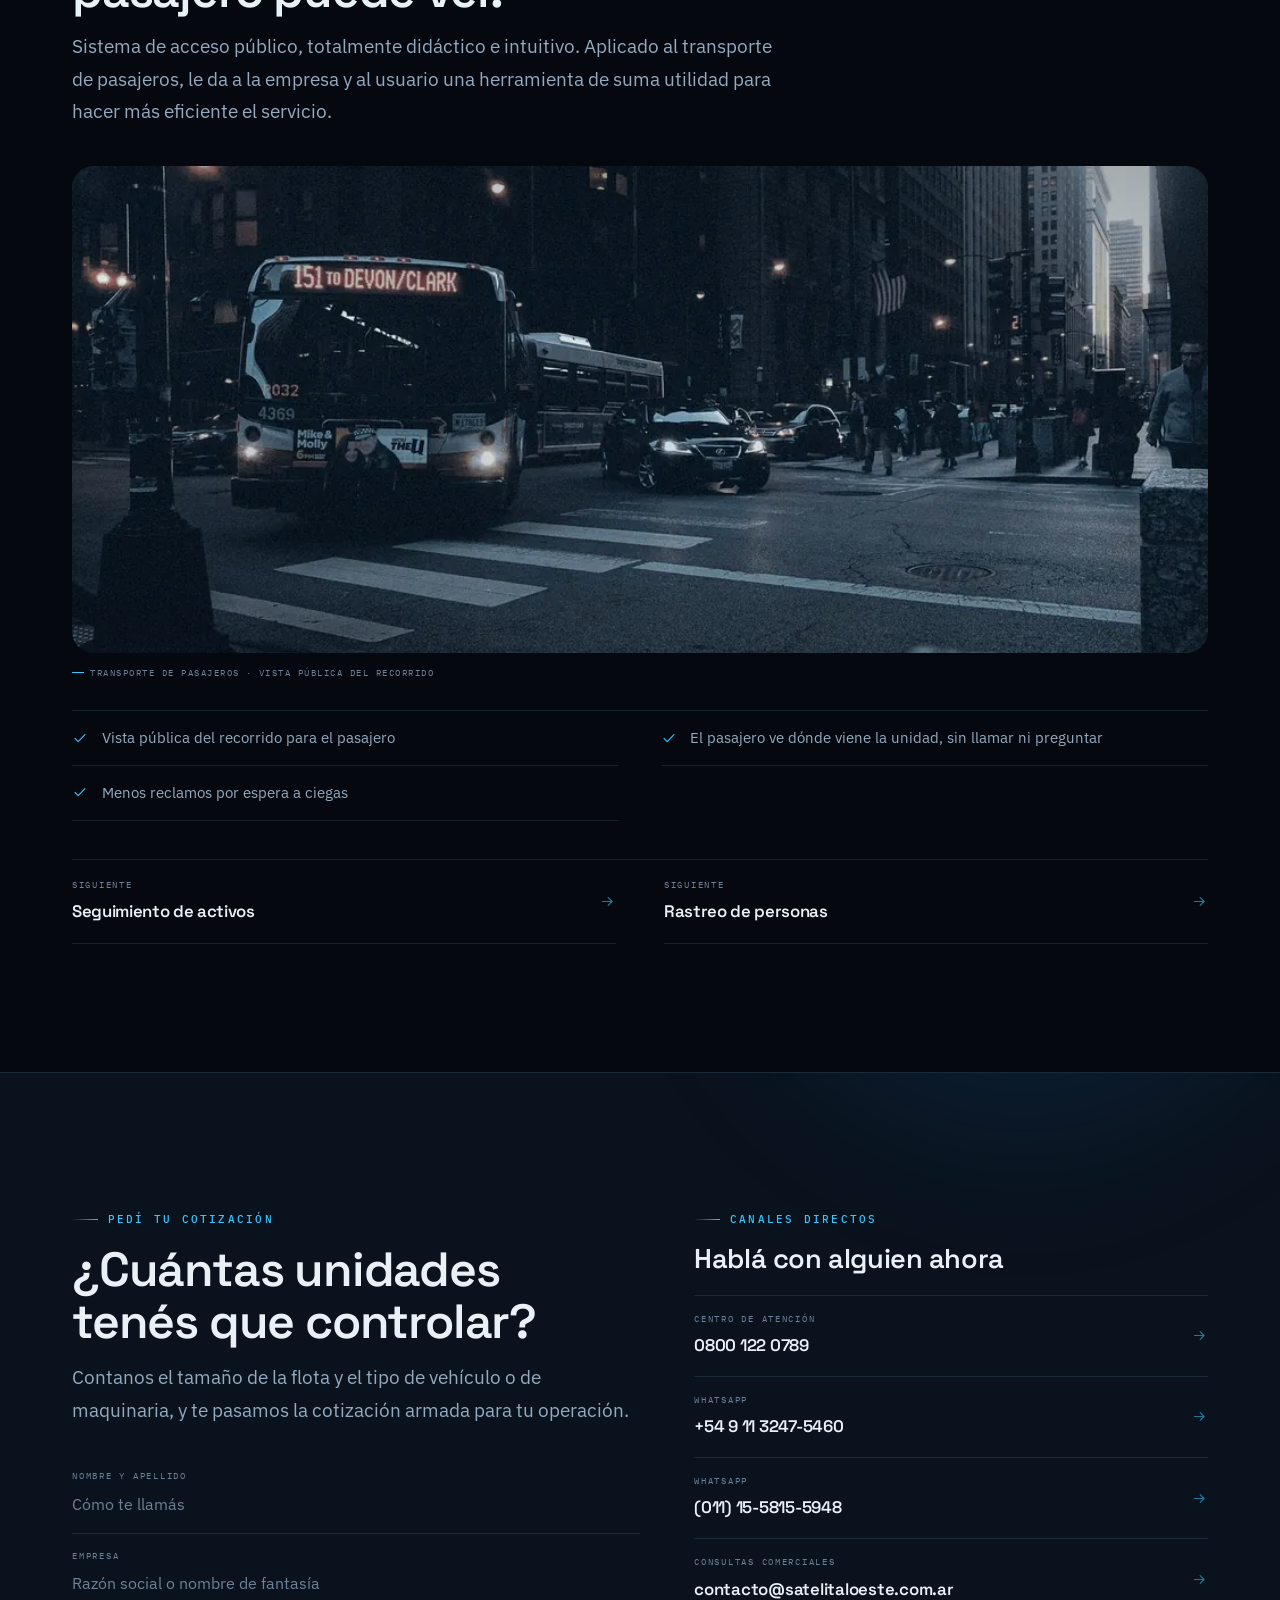
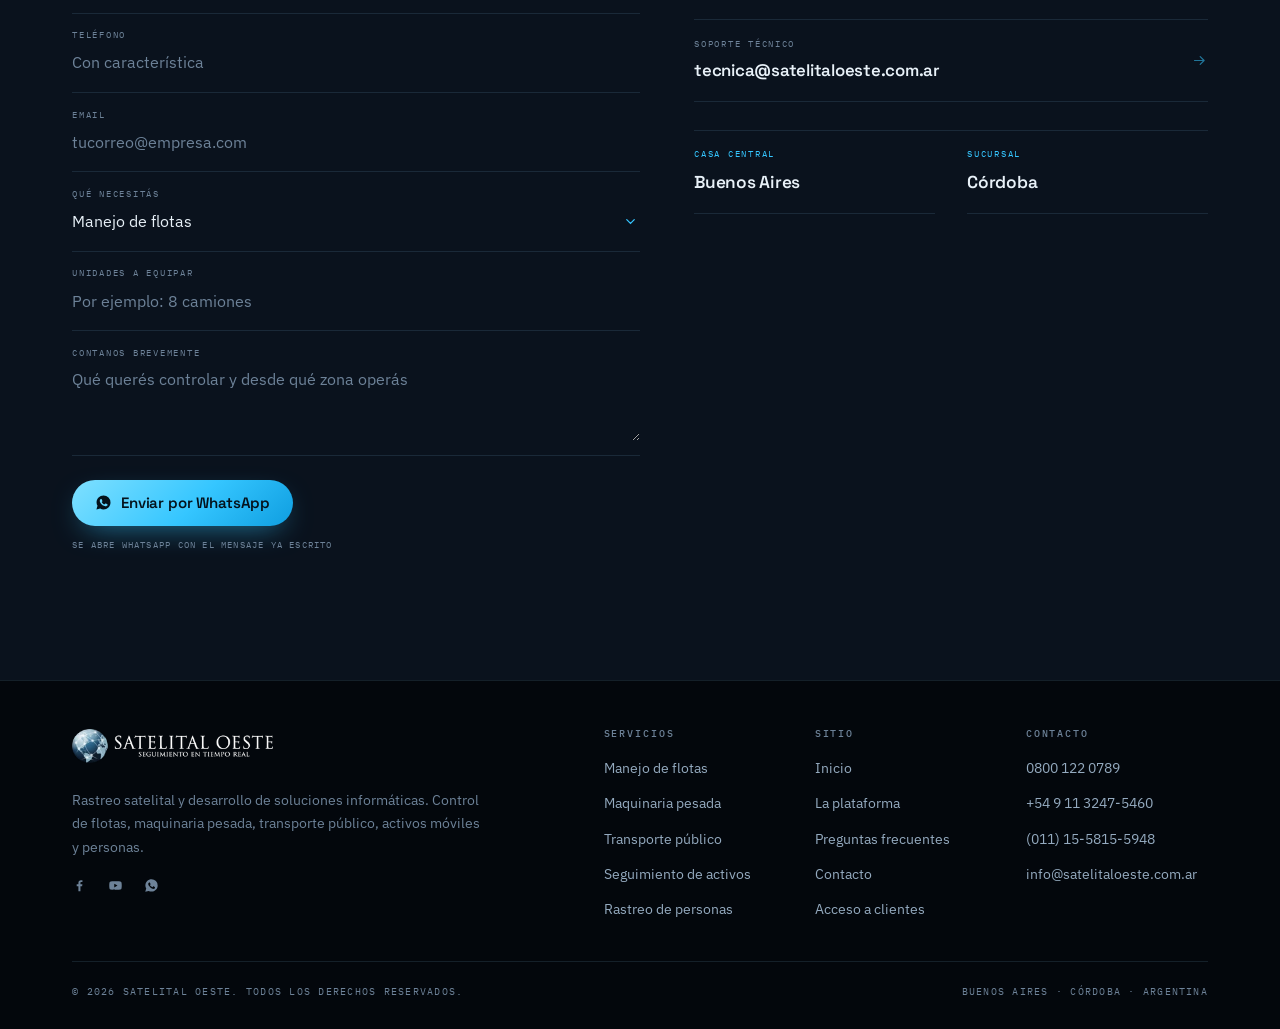
<file: manejo-de-flotas.html>
<!DOCTYPE html>
<html lang="es-AR">
<head>
<meta charset="utf-8">
<meta name="viewport" content="width=device-width,initial-scale=1,viewport-fit=cover">
<title>Manejo de flotas y maquinaria pesada | Satelital Oeste</title>
<meta name="description" content="Gestión de flotas con localizador GPS: recorridos en tiempo real, estado del vehículo y del conductor, control de maquinaria pesada y de transporte público. Reducí combustible, horas adicionales y tiempos de inactividad.">
<meta name="theme-color" content="#05090f">
<meta name="author" content="Satelital Oeste">
<link rel="canonical" href="https://www.satelitaloeste.com.ar/manejo-de-flotas.html">
<meta property="og:type" content="website">
<meta property="og:locale" content="es_AR">
<meta property="og:site_name" content="Satelital Oeste">
<meta property="og:title" content="Manejo de flotas y maquinaria pesada | Satelital Oeste">
<meta property="og:description" content="Gestión de flotas con localizador GPS: recorridos en tiempo real, estado del vehículo y del conductor, control de maquinaria pesada y de transporte público. Reducí combustible, horas adicionales y tiempos de inactividad.">
<meta property="og:url" content="https://www.satelitaloeste.com.ar/manejo-de-flotas.html">
<meta property="og:image" content="https://www.satelitaloeste.com.ar/assets/img/og.png">
<meta property="og:image:width" content="1200">
<meta property="og:image:height" content="630">
<meta name="twitter:card" content="summary_large_image">
<meta name="twitter:title" content="Manejo de flotas y maquinaria pesada | Satelital Oeste">
<meta name="twitter:description" content="Gestión de flotas con localizador GPS: recorridos en tiempo real, estado del vehículo y del conductor, control de maquinaria pesada y de transporte público. Reducí combustible, horas adicionales y tiempos de inactividad.">
<meta name="twitter:image" content="https://www.satelitaloeste.com.ar/assets/img/og.png">
<link rel="icon" href="assets/img/favicon.svg" type="image/svg+xml">
<link rel="apple-touch-icon" href="assets/img/icon-180.png">
<link rel="preload" href="assets/fonts/space-grotesk-500-latin.woff2" as="font" type="font/woff2" crossorigin>
<link rel="preload" href="assets/fonts/ibm-plex-sans-400-latin.woff2" as="font" type="font/woff2" crossorigin>
<link rel="stylesheet" href="assets/css/fonts.css?v=13">
<link rel="stylesheet" href="assets/css/site.css?v=13">
<link rel="stylesheet" href="assets/css/blocks.css?v=13">
<script type="application/ld+json">{"@context":"https://schema.org","@type":"LocalBusiness","@id":"https://www.satelitaloeste.com.ar/#negocio","name":"Satelital Oeste","slogan":"Seguimiento en tiempo real","description":"Rastreo satelital GPS en tiempo real para flotas de vehículos, maquinaria pesada, transporte público, activos móviles y personas. Cobertura en todo el país.","url":"https://www.satelitaloeste.com.ar/","telephone":["+54-800-122-0789","+54-9-11-3247-5460","+54-9-11-5815-5948"],"email":"info@satelitaloeste.com.ar","areaServed":{"@type":"Country","name":"Argentina"},"address":[{"@type":"PostalAddress","addressRegion":"Buenos Aires","addressCountry":"AR"},{"@type":"PostalAddress","addressRegion":"Córdoba","addressCountry":"AR"}],"sameAs":["https://www.facebook.com/satelital.oeste.9","https://www.youtube.com/channel/UC23vfdtEky5iS7psJYRcIAw"],"knowsAbout":["Rastreo satelital","Gestión de flotas","Localización GPS","Seguimiento de activos"]}</script>
<!-- Etiqueta de Google (Google Ads / GA4) -->
<script async src="https://www.googletagmanager.com/gtag/js?id=G-MNME0C2B6V"></script>
<script>
  window.dataLayer = window.dataLayer || [];
  function gtag(){dataLayer.push(arguments);}
  gtag('js', new Date());
  gtag('config', 'G-MNME0C2B6V');
</script>
</head>
<body>
<div id="pre"><div class="in"><div class="mark"><svg viewBox="0 0 64 64" role="img" aria-label="Satelital Oeste">
<defs>
<linearGradient id="gp" x1="18%" y1="6%" x2="82%" y2="96%">
<stop offset="0" stop-color="#7fe0ff"/><stop offset=".45" stop-color="#35c6ff"/><stop offset="1" stop-color="#00548d"/>
</linearGradient>
<linearGradient id="op" x1="0%" y1="0%" x2="100%" y2="100%">
<stop offset="0" stop-color="#7fe0ff"/><stop offset="1" stop-color="#0d6fb4"/>
</linearGradient>
</defs>
<circle cx="32" cy="32" r="17.5" fill="url(#gp)"/>
<g fill="none" stroke="#04121c" stroke-width="1.15" opacity=".42">
<ellipse cx="32" cy="32" rx="7.4" ry="17.5"/>
<path d="M15.4 26.2h33.2M14.5 32h35M15.4 37.8h33.2"/>
</g>
<path d="M22.5 20.6c3.4 4.6 6.2 11 7.1 17.6.4 2.9.4 5.7.1 8.3" fill="none" stroke="#eaf7ff" stroke-width="1.5" opacity=".5" stroke-linecap="round"/>
<ellipse cx="32" cy="32" rx="27.5" ry="11" fill="none" stroke="url(#op)" stroke-width="2.1" transform="rotate(-28 32 32)" stroke-linecap="round"/>
<circle cx="52.8" cy="19.4" r="4" fill="#04121c"/>
<circle cx="52.8" cy="19.4" r="2.6" fill="#7fe0ff"/>
</svg></div><div class="bar"></div><div class="lbl">Conectando</div></div></div>
<a class="skip" href="#main">Ir al contenido</a>

<header class="hdr">
  <div class="wrap bar">
    <a class="logo" href="/" aria-label="Satelital Oeste — inicio">
      <img class="logo-img" src="assets/img/logo-320.webp" srcset="assets/img/logo-320.webp 320w, assets/img/logo-480.webp 480w, assets/img/logo-640.webp 640w" sizes="190px" width="640" height="394" alt="Satelital Oeste — seguimiento en tiempo real">
    </a>
    <nav class="nav" aria-label="Principal"><a href="/">Inicio</a><a href="manejo-de-flotas.html" aria-current="page">Flotas</a><a href="localizacion-activos.html">Activos</a><a href="rastreo-de-personas.html">Personas</a><a href="videomonitoreo-movil.html">Cámaras</a><a href="contacto.html">Contacto</a></nav>
    <div class="hdr-cta">
      <a class="hdr-tel" href="tel:08001220789"><span>Centro de atención</span><b>0800 122 0789</b></a>
      <a class="btn btn--pri" href="http://www.seguimiento.from-ar.com/avl/index.php" target="_blank" rel="noopener"><svg class="ln" viewBox="0 0 24 24" aria-hidden="true"><rect x="3.5" y="10.5" width="17" height="10" rx="2.4"/><path d="M7.5 10.5V7.2a4.5 4.5 0 0 1 9 0v3.3"/><path d="M12 14.4v2.4"/></svg> Acceso a clientes</a>
    </div>
    <button class="burger" type="button" aria-expanded="false" aria-controls="drawer" aria-label="Abrir menú">
      <span></span><span></span><span></span>
    </button>
  </div>
</header>
<div class="drawer" id="drawer">
  <nav aria-label="Menú">
    <a class="d-link" href="/"><i>01</i>Inicio</a><a class="d-link" href="manejo-de-flotas.html"><i>02</i>Manejo de flotas</a><a class="d-link" href="localizacion-activos.html"><i>03</i>Seguimiento de activos</a><a class="d-link" href="rastreo-de-personas.html"><i>04</i>Rastreo de personas</a><a class="d-link" href="videomonitoreo-movil.html"><i>05</i>Videomonitoreo móvil</a><a class="d-link" href="contacto.html"><i>06</i>Contacto</a>
  </nav>
  <div class="d-foot">
    <a class="d-tel" href="tel:08001220789">Centro de atención<b>0800 122 0789</b></a>
    <a class="btn btn--pri" href="http://www.seguimiento.from-ar.com/avl/index.php" target="_blank" rel="noopener"><svg class="ln" viewBox="0 0 24 24" aria-hidden="true"><rect x="3.5" y="10.5" width="17" height="10" rx="2.4"/><path d="M7.5 10.5V7.2a4.5 4.5 0 0 1 9 0v3.3"/><path d="M12 14.4v2.4"/></svg> Acceso a clientes</a>
    <a class="btn btn--gho" href="https://wa.me/5491132475460?text=Hola%20Satelital%20Oeste%2C%20quiero%20informaci%C3%B3n%20sobre%20el%20servicio%20de%20rastreo." target="_blank" rel="noopener"><svg class="fl" viewBox="0 0 24 24" aria-hidden="true"><path d="M12.04 2C6.6 2 2.2 6.4 2.2 11.84a9.7 9.7 0 0 0 1.34 4.92L2 22l5.36-1.4a9.86 9.86 0 0 0 4.68 1.19h.01c5.43 0 9.84-4.4 9.84-9.84A9.78 9.78 0 0 0 12.04 2Zm5.76 14.02c-.24.68-1.4 1.3-1.94 1.34-.5.05-.98.23-3.3-.69-2.78-1.09-4.54-3.93-4.68-4.11-.13-.18-1.11-1.48-1.11-2.82 0-1.34.7-2 .95-2.27.25-.27.54-.34.72-.34.18 0 .36 0 .52.01.17.01.39-.06.61.47.23.54.77 1.88.84 2.02.07.13.11.29.02.47-.09.18-.14.29-.27.45-.13.16-.28.35-.4.47-.13.13-.27.28-.12.54.15.27.67 1.1 1.43 1.78.98.87 1.8 1.14 2.07 1.27.27.13.42.11.58-.07.16-.18.67-.78.85-1.05.18-.27.36-.22.6-.13.25.09 1.57.74 1.84.87.27.14.45.2.52.32.07.11.07.65-.17 1.33Z"/></svg> Escribir por WhatsApp</a>
  </div>
</div>
<main id="main">


<section class="phero">
  <div class="foto"><img src="assets/img/flotas-700.webp" srcset="assets/img/flotas-500.webp 500w, assets/img/flotas-700.webp 700w, assets/img/flotas-1000.webp 1000w" sizes="100vw" width="1000" height="750" alt="Camiones circulando por una autopista de varios carriles" loading="eager" fetchpriority="high" decoding="async"></div>
  <div class="wrap">
    <p class="crumb"><a href="/">Inicio</a> / Manejo de flotas</p>
    <h1>Gestión de flotas: más eficiencia operativa, menos costo por kilómetro.</h1>
    <p class="lead">Para muchas empresas, la localización y el estado de la flota es información de importancia vital. Conocer el estatus de los activos móviles afecta directamente la eficiencia y los costos de la operación.</p>
  </div>
</section>

<section class="section section--tight">
  <div class="wrap">
    <div class="prose rv">
      <p>Múltiples estudios señalan que un comportamiento apropiado de los conductores tiene un impacto significativo en los costos de operación del vehículo. Contar con un sistema de gestión de flotas o de activos móviles ha demostrado proporcionar un rápido retorno de la inversión en combustible, en mantenimiento y en mejoras del servicio al cliente.</p>
      <p>La unidad de rastreo de <strong>Satelital Oeste</strong> es un potente localizador GPS, fácil de integrar en un sistema empresarial ya existente, que entrega en tiempo real información actualizada sobre la localización del vehículo o del activo. Las entradas y salidas del equipo pueden utilizarse para reunir una gran variedad de información sobre el estado del vehículo y del conductor.</p>
    </div>

    
<figure class="fig rv">
  <div class="marco"><img src="assets/img/camiones-900.webp" srcset="assets/img/camiones-600.webp 600w, assets/img/camiones-900.webp 900w, assets/img/camiones-1400.webp 1400w" sizes="(min-width:1200px) 1100px, 100vw" width="1400" height="788" alt="Fila de camiones de carga esperando para avanzar" loading="lazy" decoding="async"></div>
  <figcaption>Distribución y logística · una de las aplicaciones más frecuentes</figcaption>
</figure>

    <div class="head rv" style="margin-top:3.2rem">
      <p class="eyebrow">Dónde se aplica</p>
      <h2 style="font-size:clamp(1.5rem,4vw,2.1rem)">Rubros donde el sistema ya está trabajando</h2>
    </div>
    <ul class="applist rv"><li><svg class="ln" viewBox="0 0 24 24" aria-hidden="true"><path d="m4.5 12.5 4.8 4.8L19.5 7"/></svg><span>Taxis y transporte público</span></li><li><svg class="ln" viewBox="0 0 24 24" aria-hidden="true"><path d="m4.5 12.5 4.8 4.8L19.5 7"/></svg><span>Distribución y logística</span></li><li><svg class="ln" viewBox="0 0 24 24" aria-hidden="true"><path d="m4.5 12.5 4.8 4.8L19.5 7"/></svg><span>Seguridad vial</span></li><li><svg class="ln" viewBox="0 0 24 24" aria-hidden="true"><path d="m4.5 12.5 4.8 4.8L19.5 7"/></svg><span>Servicios públicos: electricidad, agua y saneamiento</span></li><li><svg class="ln" viewBox="0 0 24 24" aria-hidden="true"><path d="m4.5 12.5 4.8 4.8L19.5 7"/></svg><span>Telecomunicaciones</span></li><li><svg class="ln" viewBox="0 0 24 24" aria-hidden="true"><path d="m4.5 12.5 4.8 4.8L19.5 7"/></svg><span>Construcción</span></li><li><svg class="ln" viewBox="0 0 24 24" aria-hidden="true"><path d="m4.5 12.5 4.8 4.8L19.5 7"/></svg><span>Seguridad de conductores adolescentes</span></li></ul>
  </div>
</section>

<section class="section paper" id="maquinaria">
  <div class="wrap">
    <div class="head rv">
      <p class="eyebrow eyebrow--ink">Maquinaria pesada</p>
      <h2>Una máquina parada cuesta lo mismo que una trabajando.</h2>
      <p class="lead">Las flotas de vehículos y equipos representan una inversión grande, además de los gastos de operación y mantenimiento. Las empresas que todavía no se enfocaron en maximizar la eficiencia de esos activos, tienen una oportunidad concreta de mejorar su productividad.</p>
    </div>
    <div class="gains">
      <article class="gain rv"><span class="n">01</span><b>Optimizar los tiempos de servicio</b><p>Saber cuánto tarda realmente cada trabajo y comparar entre equipos, y entre obras.</p></article><article class="gain rv"><span class="n">02</span><b>Disminuir los tiempos de inactividad</b><p>Detectar las horas en las que la máquina estuvo encendida sin producir.</p></article><article class="gain rv"><span class="n">03</span><b>Reducir la facturación de horas adicionales</b><p>La jornada de cada equipo queda registrada. Se factura lo que se trabajó.</p></article><article class="gain rv"><span class="n">04</span><b>Reducir kilómetros y combustible</b><p>El recorrido real de cada equipo, con hora y posición punto por punto, para ver desvíos y vueltas repetidas.</p></article><article class="gain rv"><span class="n">05</span><b>Bajar gastos de comunicaciones</b><p>Menos llamadas para preguntar dónde está la máquina y en qué estado quedó.</p></article><article class="gain rv"><span class="n">06</span><b>Reducir gastos de personal</b><p>Una misma persona puede coordinar más equipos cuando los ve a todos en el mismo mapa.</p></article>
    </div>
  </div>
</section>

<section class="section" id="transporte">
  <div class="wrap">
    <div class="head rv">
      <p class="eyebrow">Transporte público</p>
      <h2>Un servicio que el pasajero puede ver.</h2>
      <p class="lead">Sistema de acceso público, totalmente didáctico e intuitivo. Aplicado al transporte de pasajeros, le da a la empresa y al usuario una herramienta de suma utilidad para hacer más eficiente el servicio.</p>
    </div>
    
<figure class="fig rv">
  <div class="marco"><img src="assets/img/transporte-700.webp" srcset="assets/img/transporte-500.webp 500w, assets/img/transporte-700.webp 700w, assets/img/transporte-1000.webp 1000w" sizes="(min-width:1200px) 1100px, 100vw" width="1000" height="750" alt="Colectivo urbano avanzando por una avenida al anochecer" loading="lazy" decoding="async"></div>
  <figcaption>Transporte de pasajeros · vista pública del recorrido</figcaption>
</figure>
    <ul class="applist rv"><li><svg class="ln" viewBox="0 0 24 24" aria-hidden="true"><path d="m4.5 12.5 4.8 4.8L19.5 7"/></svg><span>Vista pública del recorrido para el pasajero</span></li><li><svg class="ln" viewBox="0 0 24 24" aria-hidden="true"><path d="m4.5 12.5 4.8 4.8L19.5 7"/></svg><span>El pasajero ve dónde viene la unidad, sin llamar ni preguntar</span></li><li><svg class="ln" viewBox="0 0 24 24" aria-hidden="true"><path d="m4.5 12.5 4.8 4.8L19.5 7"/></svg><span>Menos reclamos por espera a ciegas</span></li></ul>
    
<div class="pnext rv">
  <a href="localizacion-activos.html"><span>Siguiente</span><b>Seguimiento de activos</b><svg class="ln" viewBox="0 0 24 24" aria-hidden="true"><path d="M5 12h13M13 6.5 18.5 12 13 17.5"/></svg></a><a href="rastreo-de-personas.html"><span>Siguiente</span><b>Rastreo de personas</b><svg class="ln" viewBox="0 0 24 24" aria-hidden="true"><path d="M5 12h13M13 6.5 18.5 12 13 17.5"/></svg></a>
</div>
  </div>
</section>


<section class="section cta-band" id="contacto">
  <div class="wrap">
    <div class="contact-grid">
      <div class="rv">
        <p class="eyebrow">Pedí tu cotización</p>
        <h2 style="margin-block:.9rem .85rem">¿Cuántas unidades tenés que controlar?</h2>
        <p class="lead">Contanos el tamaño de la flota y el tipo de vehículo o de maquinaria, y te pasamos la cotización armada para tu operación.</p>
        <form class="form" id="form-contacto" data-wa="5491132475460" style="margin-top:1.8rem">
          <div class="field"><label for="f-nombre">Nombre y apellido</label><input id="f-nombre" name="nombre" type="text" required placeholder="Cómo te llamás"></div>
          <div class="field"><label for="f-empresa">Empresa</label><input id="f-empresa" name="empresa" type="text" placeholder="Razón social o nombre de fantasía"></div>
          <div class="field"><label for="f-telefono">Teléfono</label><input id="f-telefono" name="telefono" type="tel" required placeholder="Con característica"></div>
          <div class="field"><label for="f-email">Email</label><input id="f-email" name="email" type="email" placeholder="tucorreo@empresa.com"></div>
          <div class="field"><label for="f-servicio">Qué necesitás</label>
            <select id="f-servicio" name="servicio">
              <option>Manejo de flotas</option>
              <option>Maquinaria pesada</option>
              <option>Transporte público</option>
              <option>Seguimiento de activos</option>
              <option>Rastreo de personas</option>
              <option>Todavía no sé, quiero asesoramiento</option>
            </select>
          </div>
          <div class="field"><label for="f-unidades">Unidades a equipar</label><input id="f-unidades" name="unidades" type="text" placeholder="Por ejemplo: 8 camiones"></div>
          <div class="field"><label for="f-mensaje">Contanos brevemente</label><textarea id="f-mensaje" name="mensaje" placeholder="Qué querés controlar y desde qué zona operás"></textarea></div>
          <button class="btn btn--pri" type="submit"><svg class="fl" viewBox="0 0 24 24" aria-hidden="true"><path d="M12.04 2C6.6 2 2.2 6.4 2.2 11.84a9.7 9.7 0 0 0 1.34 4.92L2 22l5.36-1.4a9.86 9.86 0 0 0 4.68 1.19h.01c5.43 0 9.84-4.4 9.84-9.84A9.78 9.78 0 0 0 12.04 2Zm5.76 14.02c-.24.68-1.4 1.3-1.94 1.34-.5.05-.98.23-3.3-.69-2.78-1.09-4.54-3.93-4.68-4.11-.13-.18-1.11-1.48-1.11-2.82 0-1.34.7-2 .95-2.27.25-.27.54-.34.72-.34.18 0 .36 0 .52.01.17.01.39-.06.61.47.23.54.77 1.88.84 2.02.07.13.11.29.02.47-.09.18-.14.29-.27.45-.13.16-.28.35-.4.47-.13.13-.27.28-.12.54.15.27.67 1.1 1.43 1.78.98.87 1.8 1.14 2.07 1.27.27.13.42.11.58-.07.16-.18.67-.78.85-1.05.18-.27.36-.22.6-.13.25.09 1.57.74 1.84.87.27.14.45.2.52.32.07.11.07.65-.17 1.33Z"/></svg> Enviar por WhatsApp</button>
          <p class="form-note">Se abre WhatsApp con el mensaje ya escrito</p>
        </form>
      </div>
      <div class="rv rv-d1">
        <p class="eyebrow">Canales directos</p>
        <h3 style="margin-block:.8rem 1.2rem;font-size:clamp(1.3rem,3.4vw,1.7rem)">Hablá con alguien ahora</h3>
        <div class="canal">
          <a href="tel:08001220789"><span class="k">Centro de atención</span><span class="v">0800 122 0789</span><svg class="ln" viewBox="0 0 24 24" aria-hidden="true"><path d="M5 12h13M13 6.5 18.5 12 13 17.5"/></svg></a>
          <a href="https://wa.me/5491132475460?text=Hola%20Satelital%20Oeste%2C%20quiero%20una%20cotizaci%C3%B3n%20del%20servicio%20de%20rastreo%20satelital." target="_blank" rel="noopener"><span class="k">WhatsApp</span><span class="v">+54 9 11 3247-5460</span><svg class="ln" viewBox="0 0 24 24" aria-hidden="true"><path d="M5 12h13M13 6.5 18.5 12 13 17.5"/></svg></a>
          <a href="https://wa.me/5491158155948?text=Hola%20Satelital%20Oeste%2C%20quiero%20una%20cotizaci%C3%B3n%20del%20servicio%20de%20rastreo%20satelital." target="_blank" rel="noopener"><span class="k">WhatsApp</span><span class="v">(011) 15-5815-5948</span><svg class="ln" viewBox="0 0 24 24" aria-hidden="true"><path d="M5 12h13M13 6.5 18.5 12 13 17.5"/></svg></a>
          <a href="mailto:contacto@satelitaloeste.com.ar"><span class="k">Consultas comerciales</span><span class="v">contacto@satelitaloeste.com.ar</span><svg class="ln" viewBox="0 0 24 24" aria-hidden="true"><path d="M5 12h13M13 6.5 18.5 12 13 17.5"/></svg></a>
          <a href="mailto:tecnica@satelitaloeste.com.ar"><span class="k">Soporte técnico</span><span class="v">tecnica@satelitaloeste.com.ar</span><svg class="ln" viewBox="0 0 24 24" aria-hidden="true"><path d="M5 12h13M13 6.5 18.5 12 13 17.5"/></svg></a>
        </div>
        <ul class="branch">
          <li><span>Casa central</span><b>Buenos Aires</b></li>
          <li><span>Sucursal</span><b>Córdoba</b></li>
        </ul>
      </div>
    </div>
  </div>
</section>

</main>

<footer class="ftr">
  <div class="wrap">
    <div class="ftr-top">
      <div class="ftr-brand">
        <a class="logo" href="/" aria-label="Satelital Oeste">
          <img class="logo-img" src="assets/img/logo-320.webp" srcset="assets/img/logo-320.webp 320w, assets/img/logo-480.webp 480w, assets/img/logo-640.webp 640w" sizes="190px" width="640" height="109" alt="Satelital Oeste — seguimiento en tiempo real">
        </a>
        <p>Rastreo satelital y desarrollo de soluciones informáticas. Control de flotas, maquinaria pesada, transporte público, activos móviles y personas.</p>
        <div class="ftr-soc">
          <a href="https://www.facebook.com/satelital.oeste.9" target="_blank" rel="noopener" aria-label="Facebook de Satelital Oeste"><svg class="fl" viewBox="0 0 24 24" aria-hidden="true"><path d="M13.5 21v-8h2.7l.4-3.1h-3.1V7.9c0-.9.25-1.5 1.55-1.5h1.65V3.63A22 22 0 0 0 14.3 3.5c-2.4 0-4.05 1.47-4.05 4.17V9.9H7.5V13h2.75v8z"/></svg></a>
          <a href="https://www.youtube.com/channel/UC23vfdtEky5iS7psJYRcIAw" target="_blank" rel="noopener" aria-label="Canal de YouTube de Satelital Oeste"><svg class="fl" viewBox="0 0 24 24" aria-hidden="true"><path d="M21.6 7.2a2.5 2.5 0 0 0-1.76-1.77C18.28 5 12 5 12 5s-6.28 0-7.84.43A2.5 2.5 0 0 0 2.4 7.2 26 26 0 0 0 2 12a26 26 0 0 0 .4 4.8 2.5 2.5 0 0 0 1.76 1.77C5.72 19 12 19 12 19s6.28 0 7.84-.43a2.5 2.5 0 0 0 1.76-1.77A26 26 0 0 0 22 12a26 26 0 0 0-.4-4.8ZM10 15V9l5.2 3z"/></svg></a>
          <a href="https://wa.me/5491132475460?text=Hola%20Satelital%20Oeste%2C%20quiero%20informaci%C3%B3n%20sobre%20el%20servicio%20de%20rastreo." target="_blank" rel="noopener" aria-label="WhatsApp"><svg class="fl" viewBox="0 0 24 24" aria-hidden="true"><path d="M12.04 2C6.6 2 2.2 6.4 2.2 11.84a9.7 9.7 0 0 0 1.34 4.92L2 22l5.36-1.4a9.86 9.86 0 0 0 4.68 1.19h.01c5.43 0 9.84-4.4 9.84-9.84A9.78 9.78 0 0 0 12.04 2Zm5.76 14.02c-.24.68-1.4 1.3-1.94 1.34-.5.05-.98.23-3.3-.69-2.78-1.09-4.54-3.93-4.68-4.11-.13-.18-1.11-1.48-1.11-2.82 0-1.34.7-2 .95-2.27.25-.27.54-.34.72-.34.18 0 .36 0 .52.01.17.01.39-.06.61.47.23.54.77 1.88.84 2.02.07.13.11.29.02.47-.09.18-.14.29-.27.45-.13.16-.28.35-.4.47-.13.13-.27.28-.12.54.15.27.67 1.1 1.43 1.78.98.87 1.8 1.14 2.07 1.27.27.13.42.11.58-.07.16-.18.67-.78.85-1.05.18-.27.36-.22.6-.13.25.09 1.57.74 1.84.87.27.14.45.2.52.32.07.11.07.65-.17 1.33Z"/></svg></a>
        </div>
      </div>
      <div class="ftr-cols">
        <div>
          <h4>Servicios</h4>
          <ul>
            <li><a href="manejo-de-flotas.html">Manejo de flotas</a></li>
            <li><a href="manejo-de-flotas.html#maquinaria">Maquinaria pesada</a></li>
            <li><a href="manejo-de-flotas.html#transporte">Transporte público</a></li>
            <li><a href="localizacion-activos.html">Seguimiento de activos</a></li>
            <li><a href="rastreo-de-personas.html">Rastreo de personas</a></li>
          </ul>
        </div>
        <div>
          <h4>Sitio</h4>
          <ul>
            <li><a href="/">Inicio</a></li>
            <li><a href="/#plataforma">La plataforma</a></li>
            <li><a href="/#preguntas">Preguntas frecuentes</a></li>
            <li><a href="contacto.html">Contacto</a></li>
            <li><a href="http://www.seguimiento.from-ar.com/avl/index.php" target="_blank" rel="noopener">Acceso a clientes</a></li>
          </ul>
        </div>
        <div>
          <h4>Contacto</h4>
          <ul>
            <li><a href="tel:08001220789">0800 122 0789</a></li>
            <li><a href="tel:+5491132475460">+54 9 11 3247-5460</a></li>
            <li><a href="tel:+5491158155948">(011) 15-5815-5948</a></li>
            <li><a href="mailto:info@satelitaloeste.com.ar">info@satelitaloeste.com.ar</a></li>
          </ul>
        </div>
      </div>
    </div>
    <div class="ftr-bot">
      <p>&copy; <span id="y">2026</span> Satelital Oeste. Todos los derechos reservados.</p>
      <p>Buenos Aires · Córdoba · Argentina</p>
    </div>
  </div>
</footer>
<a class="fab" href="https://wa.me/5491132475460?text=Hola%20Satelital%20Oeste%2C%20quiero%20una%20cotizaci%C3%B3n%20del%20servicio%20de%20rastreo%20satelital." target="_blank" rel="noopener" aria-label="Escribir por WhatsApp">
  <svg class="fl" viewBox="0 0 24 24" aria-hidden="true"><path d="M12.04 2C6.6 2 2.2 6.4 2.2 11.84a9.7 9.7 0 0 0 1.34 4.92L2 22l5.36-1.4a9.86 9.86 0 0 0 4.68 1.19h.01c5.43 0 9.84-4.4 9.84-9.84A9.78 9.78 0 0 0 12.04 2Zm5.76 14.02c-.24.68-1.4 1.3-1.94 1.34-.5.05-.98.23-3.3-.69-2.78-1.09-4.54-3.93-4.68-4.11-.13-.18-1.11-1.48-1.11-2.82 0-1.34.7-2 .95-2.27.25-.27.54-.34.72-.34.18 0 .36 0 .52.01.17.01.39-.06.61.47.23.54.77 1.88.84 2.02.07.13.11.29.02.47-.09.18-.14.29-.27.45-.13.16-.28.35-.4.47-.13.13-.27.28-.12.54.15.27.67 1.1 1.43 1.78.98.87 1.8 1.14 2.07 1.27.27.13.42.11.58-.07.16-.18.67-.78.85-1.05.18-.27.36-.22.6-.13.25.09 1.57.74 1.84.87.27.14.45.2.52.32.07.11.07.65-.17 1.33Z"/></svg><span>WhatsApp</span>
</a>
<script src="assets/js/site.js?v=13" defer></script>
</body>
</html>
</file>
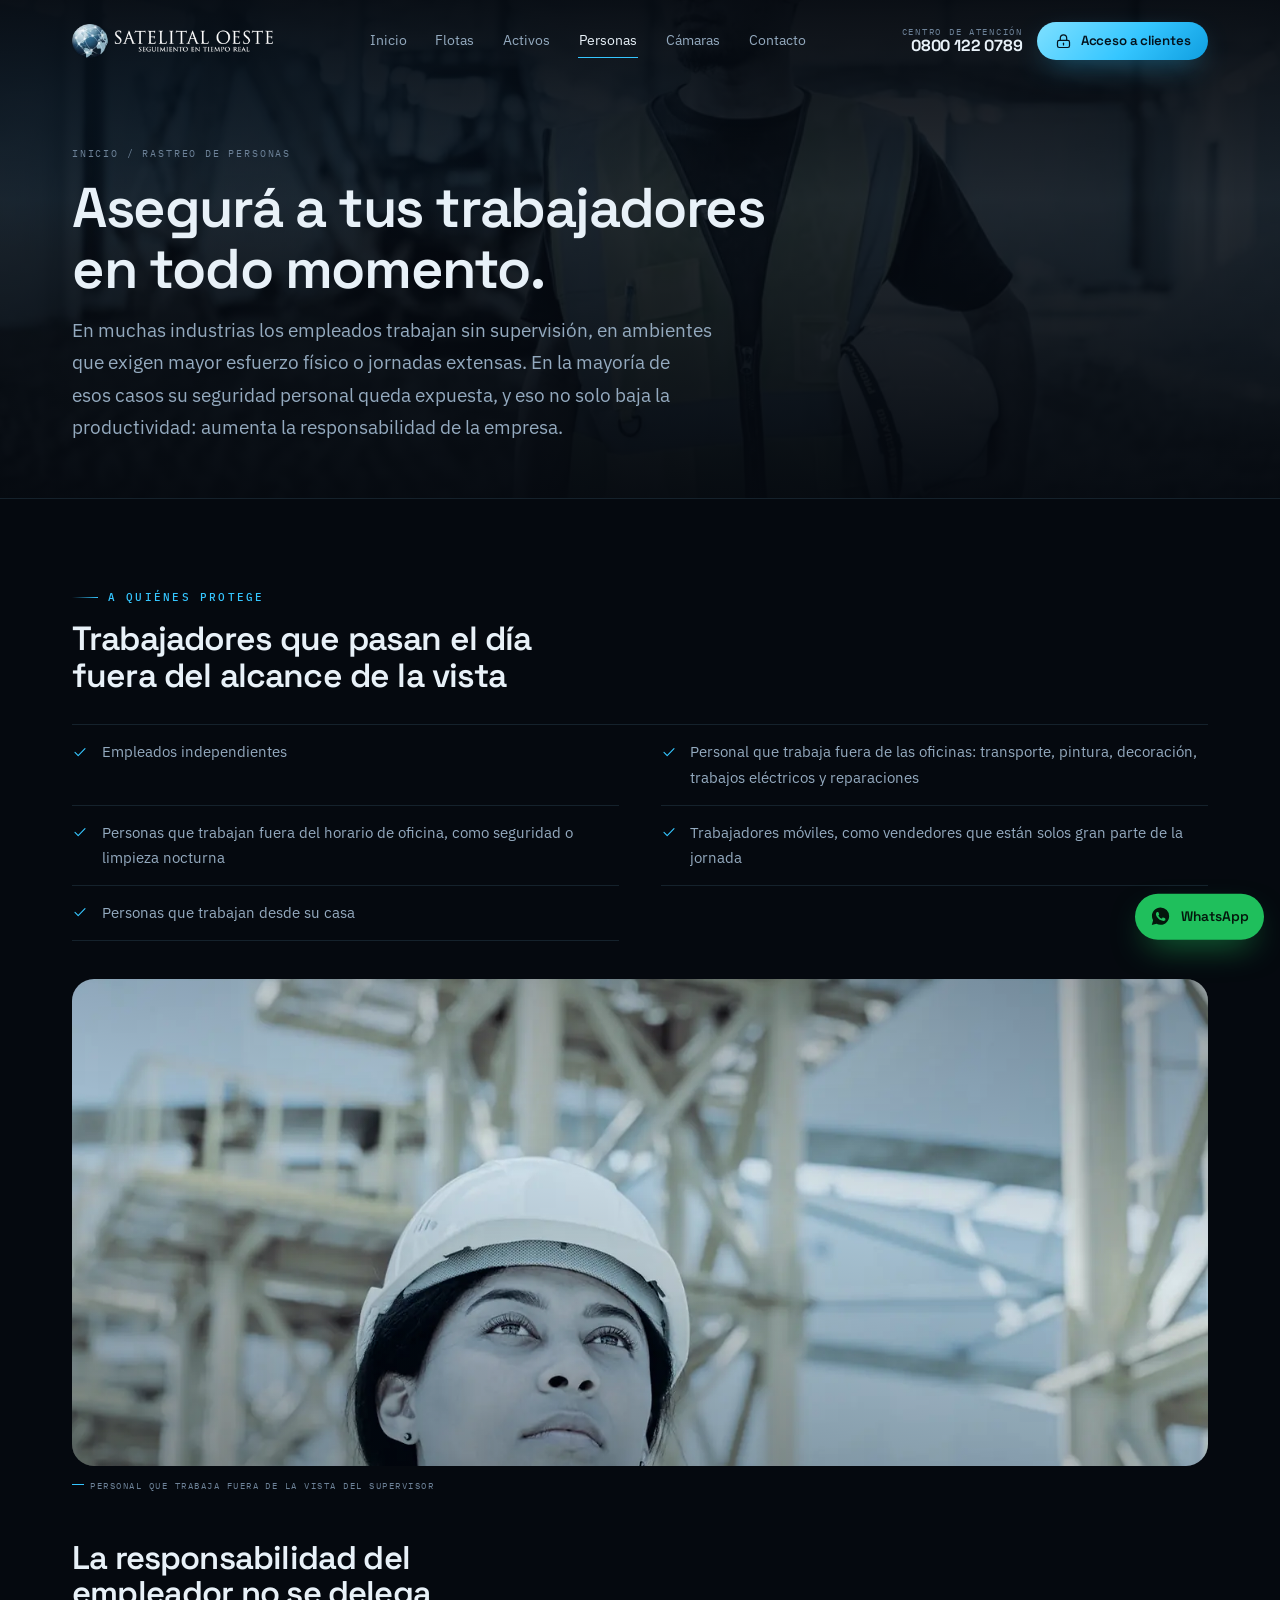
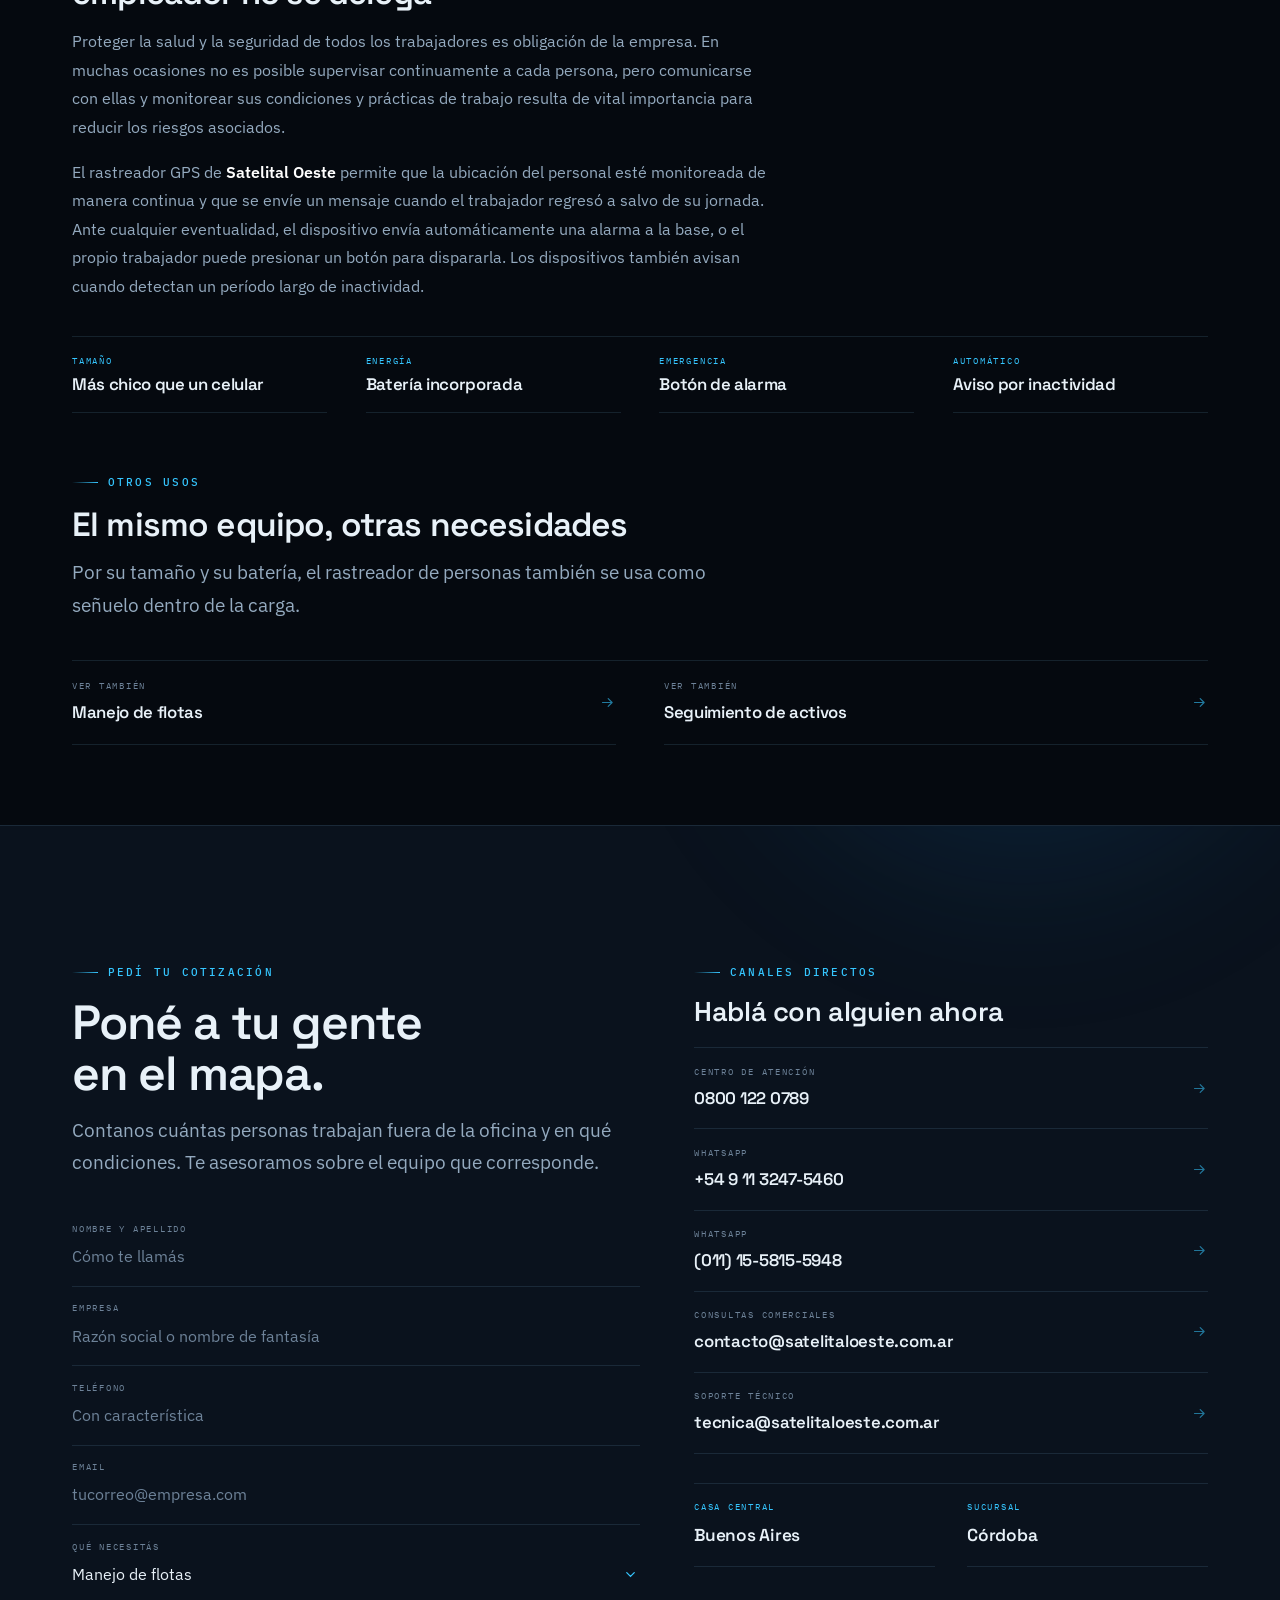
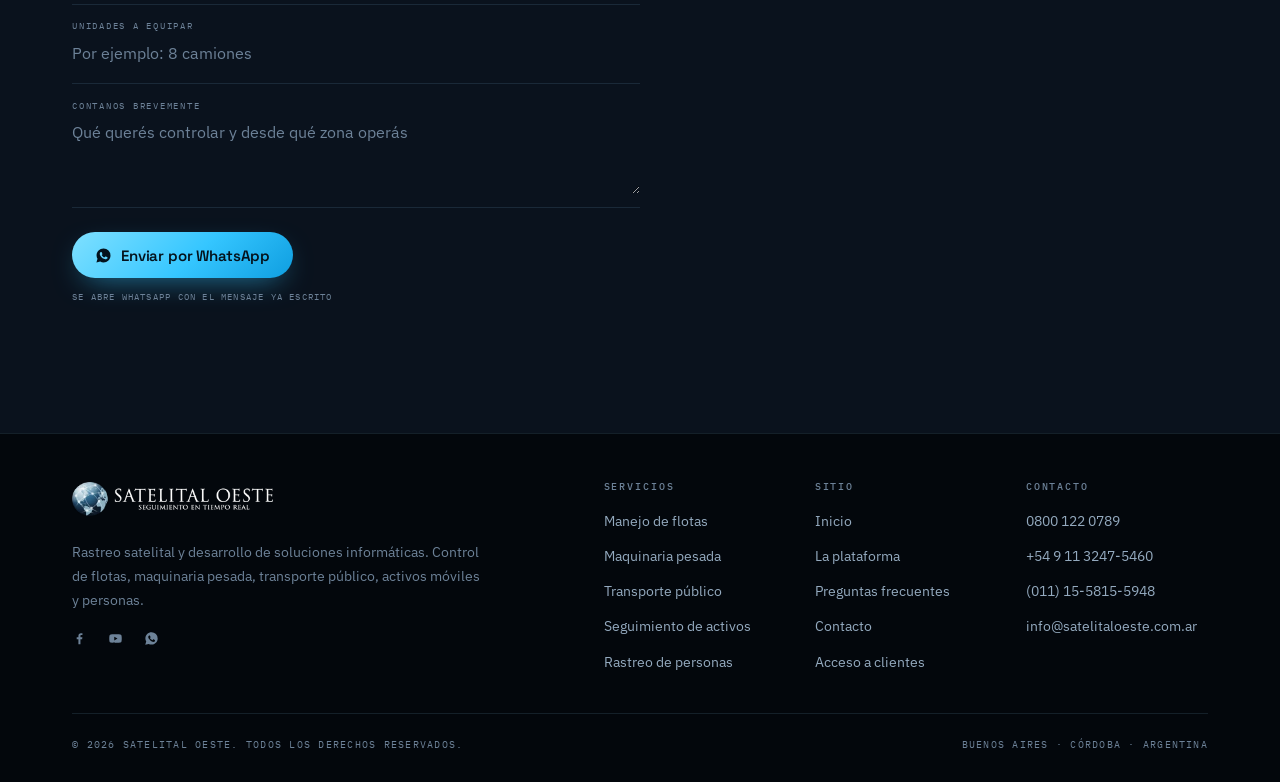
<file: rastreo-de-personas.html>
<!DOCTYPE html>
<html lang="es-AR">
<head>
<meta charset="utf-8">
<meta name="viewport" content="width=device-width,initial-scale=1,viewport-fit=cover">
<title>Rastreo de personas y personal en calle | Satelital Oeste</title>
<meta name="description" content="El rastreador GPS más chico del mercado, con batería incorporada, botón de alarma y aviso por inactividad. Para personal que trabaja solo, fuera de la oficina o de noche.">
<meta name="theme-color" content="#05090f">
<meta name="author" content="Satelital Oeste">
<link rel="canonical" href="https://www.satelitaloeste.com.ar/rastreo-de-personas.html">
<meta property="og:type" content="website">
<meta property="og:locale" content="es_AR">
<meta property="og:site_name" content="Satelital Oeste">
<meta property="og:title" content="Rastreo de personas y personal en calle | Satelital Oeste">
<meta property="og:description" content="El rastreador GPS más chico del mercado, con batería incorporada, botón de alarma y aviso por inactividad. Para personal que trabaja solo, fuera de la oficina o de noche.">
<meta property="og:url" content="https://www.satelitaloeste.com.ar/rastreo-de-personas.html">
<meta property="og:image" content="https://www.satelitaloeste.com.ar/assets/img/og.png">
<meta property="og:image:width" content="1200">
<meta property="og:image:height" content="630">
<meta name="twitter:card" content="summary_large_image">
<meta name="twitter:title" content="Rastreo de personas y personal en calle | Satelital Oeste">
<meta name="twitter:description" content="El rastreador GPS más chico del mercado, con batería incorporada, botón de alarma y aviso por inactividad. Para personal que trabaja solo, fuera de la oficina o de noche.">
<meta name="twitter:image" content="https://www.satelitaloeste.com.ar/assets/img/og.png">
<link rel="icon" href="assets/img/favicon.svg" type="image/svg+xml">
<link rel="apple-touch-icon" href="assets/img/icon-180.png">
<link rel="preload" href="assets/fonts/space-grotesk-500-latin.woff2" as="font" type="font/woff2" crossorigin>
<link rel="preload" href="assets/fonts/ibm-plex-sans-400-latin.woff2" as="font" type="font/woff2" crossorigin>
<link rel="stylesheet" href="assets/css/fonts.css?v=13">
<link rel="stylesheet" href="assets/css/site.css?v=13">
<link rel="stylesheet" href="assets/css/blocks.css?v=13">
<script type="application/ld+json">{"@context":"https://schema.org","@type":"LocalBusiness","@id":"https://www.satelitaloeste.com.ar/#negocio","name":"Satelital Oeste","slogan":"Seguimiento en tiempo real","description":"Rastreo satelital GPS en tiempo real para flotas de vehículos, maquinaria pesada, transporte público, activos móviles y personas. Cobertura en todo el país.","url":"https://www.satelitaloeste.com.ar/","telephone":["+54-800-122-0789","+54-9-11-3247-5460","+54-9-11-5815-5948"],"email":"info@satelitaloeste.com.ar","areaServed":{"@type":"Country","name":"Argentina"},"address":[{"@type":"PostalAddress","addressRegion":"Buenos Aires","addressCountry":"AR"},{"@type":"PostalAddress","addressRegion":"Córdoba","addressCountry":"AR"}],"sameAs":["https://www.facebook.com/satelital.oeste.9","https://www.youtube.com/channel/UC23vfdtEky5iS7psJYRcIAw"],"knowsAbout":["Rastreo satelital","Gestión de flotas","Localización GPS","Seguimiento de activos"]}</script>
<!-- Etiqueta de Google (Google Ads / GA4) -->
<script async src="https://www.googletagmanager.com/gtag/js?id=G-MNME0C2B6V"></script>
<script>
  window.dataLayer = window.dataLayer || [];
  function gtag(){dataLayer.push(arguments);}
  gtag('js', new Date());
  gtag('config', 'G-MNME0C2B6V');
</script>
</head>
<body>
<div id="pre"><div class="in"><div class="mark"><svg viewBox="0 0 64 64" role="img" aria-label="Satelital Oeste">
<defs>
<linearGradient id="gp" x1="18%" y1="6%" x2="82%" y2="96%">
<stop offset="0" stop-color="#7fe0ff"/><stop offset=".45" stop-color="#35c6ff"/><stop offset="1" stop-color="#00548d"/>
</linearGradient>
<linearGradient id="op" x1="0%" y1="0%" x2="100%" y2="100%">
<stop offset="0" stop-color="#7fe0ff"/><stop offset="1" stop-color="#0d6fb4"/>
</linearGradient>
</defs>
<circle cx="32" cy="32" r="17.5" fill="url(#gp)"/>
<g fill="none" stroke="#04121c" stroke-width="1.15" opacity=".42">
<ellipse cx="32" cy="32" rx="7.4" ry="17.5"/>
<path d="M15.4 26.2h33.2M14.5 32h35M15.4 37.8h33.2"/>
</g>
<path d="M22.5 20.6c3.4 4.6 6.2 11 7.1 17.6.4 2.9.4 5.7.1 8.3" fill="none" stroke="#eaf7ff" stroke-width="1.5" opacity=".5" stroke-linecap="round"/>
<ellipse cx="32" cy="32" rx="27.5" ry="11" fill="none" stroke="url(#op)" stroke-width="2.1" transform="rotate(-28 32 32)" stroke-linecap="round"/>
<circle cx="52.8" cy="19.4" r="4" fill="#04121c"/>
<circle cx="52.8" cy="19.4" r="2.6" fill="#7fe0ff"/>
</svg></div><div class="bar"></div><div class="lbl">Conectando</div></div></div>
<a class="skip" href="#main">Ir al contenido</a>

<header class="hdr">
  <div class="wrap bar">
    <a class="logo" href="/" aria-label="Satelital Oeste — inicio">
      <img class="logo-img" src="assets/img/logo-320.webp" srcset="assets/img/logo-320.webp 320w, assets/img/logo-480.webp 480w, assets/img/logo-640.webp 640w" sizes="190px" width="640" height="394" alt="Satelital Oeste — seguimiento en tiempo real">
    </a>
    <nav class="nav" aria-label="Principal"><a href="/">Inicio</a><a href="manejo-de-flotas.html">Flotas</a><a href="localizacion-activos.html">Activos</a><a href="rastreo-de-personas.html" aria-current="page">Personas</a><a href="videomonitoreo-movil.html">Cámaras</a><a href="contacto.html">Contacto</a></nav>
    <div class="hdr-cta">
      <a class="hdr-tel" href="tel:08001220789"><span>Centro de atención</span><b>0800 122 0789</b></a>
      <a class="btn btn--pri" href="http://www.seguimiento.from-ar.com/avl/index.php" target="_blank" rel="noopener"><svg class="ln" viewBox="0 0 24 24" aria-hidden="true"><rect x="3.5" y="10.5" width="17" height="10" rx="2.4"/><path d="M7.5 10.5V7.2a4.5 4.5 0 0 1 9 0v3.3"/><path d="M12 14.4v2.4"/></svg> Acceso a clientes</a>
    </div>
    <button class="burger" type="button" aria-expanded="false" aria-controls="drawer" aria-label="Abrir menú">
      <span></span><span></span><span></span>
    </button>
  </div>
</header>
<div class="drawer" id="drawer">
  <nav aria-label="Menú">
    <a class="d-link" href="/"><i>01</i>Inicio</a><a class="d-link" href="manejo-de-flotas.html"><i>02</i>Manejo de flotas</a><a class="d-link" href="localizacion-activos.html"><i>03</i>Seguimiento de activos</a><a class="d-link" href="rastreo-de-personas.html"><i>04</i>Rastreo de personas</a><a class="d-link" href="videomonitoreo-movil.html"><i>05</i>Videomonitoreo móvil</a><a class="d-link" href="contacto.html"><i>06</i>Contacto</a>
  </nav>
  <div class="d-foot">
    <a class="d-tel" href="tel:08001220789">Centro de atención<b>0800 122 0789</b></a>
    <a class="btn btn--pri" href="http://www.seguimiento.from-ar.com/avl/index.php" target="_blank" rel="noopener"><svg class="ln" viewBox="0 0 24 24" aria-hidden="true"><rect x="3.5" y="10.5" width="17" height="10" rx="2.4"/><path d="M7.5 10.5V7.2a4.5 4.5 0 0 1 9 0v3.3"/><path d="M12 14.4v2.4"/></svg> Acceso a clientes</a>
    <a class="btn btn--gho" href="https://wa.me/5491132475460?text=Hola%20Satelital%20Oeste%2C%20quiero%20informaci%C3%B3n%20sobre%20el%20servicio%20de%20rastreo." target="_blank" rel="noopener"><svg class="fl" viewBox="0 0 24 24" aria-hidden="true"><path d="M12.04 2C6.6 2 2.2 6.4 2.2 11.84a9.7 9.7 0 0 0 1.34 4.92L2 22l5.36-1.4a9.86 9.86 0 0 0 4.68 1.19h.01c5.43 0 9.84-4.4 9.84-9.84A9.78 9.78 0 0 0 12.04 2Zm5.76 14.02c-.24.68-1.4 1.3-1.94 1.34-.5.05-.98.23-3.3-.69-2.78-1.09-4.54-3.93-4.68-4.11-.13-.18-1.11-1.48-1.11-2.82 0-1.34.7-2 .95-2.27.25-.27.54-.34.72-.34.18 0 .36 0 .52.01.17.01.39-.06.61.47.23.54.77 1.88.84 2.02.07.13.11.29.02.47-.09.18-.14.29-.27.45-.13.16-.28.35-.4.47-.13.13-.27.28-.12.54.15.27.67 1.1 1.43 1.78.98.87 1.8 1.14 2.07 1.27.27.13.42.11.58-.07.16-.18.67-.78.85-1.05.18-.27.36-.22.6-.13.25.09 1.57.74 1.84.87.27.14.45.2.52.32.07.11.07.65-.17 1.33Z"/></svg> Escribir por WhatsApp</a>
  </div>
</div>
<main id="main">


<section class="phero">
  <div class="foto"><img src="assets/img/personas-700.webp" srcset="assets/img/personas-500.webp 500w, assets/img/personas-700.webp 700w, assets/img/personas-1000.webp 1000w" sizes="100vw" width="1000" height="750" alt="Trabajador con chaleco reflectivo y casco en una obra" loading="eager" fetchpriority="high" decoding="async"></div>
  <div class="wrap">
    <p class="crumb"><a href="/">Inicio</a> / Rastreo de personas</p>
    <h1>Asegurá a tus trabajadores en todo momento.</h1>
    <p class="lead">En muchas industrias los empleados trabajan sin supervisión, en ambientes que exigen mayor esfuerzo físico o jornadas extensas. En la mayoría de esos casos su seguridad personal queda expuesta, y eso no solo baja la productividad: aumenta la responsabilidad de la empresa.</p>
  </div>
</section>

<section class="section section--tight">
  <div class="wrap">
    <div class="head rv">
      <p class="eyebrow">A quiénes protege</p>
      <h2 style="font-size:clamp(1.5rem,4vw,2.1rem)">Trabajadores que pasan el día fuera del alcance de la vista</h2>
    </div>
    <ul class="applist rv"><li><svg class="ln" viewBox="0 0 24 24" aria-hidden="true"><path d="m4.5 12.5 4.8 4.8L19.5 7"/></svg><span>Empleados independientes</span></li><li><svg class="ln" viewBox="0 0 24 24" aria-hidden="true"><path d="m4.5 12.5 4.8 4.8L19.5 7"/></svg><span>Personal que trabaja fuera de las oficinas: transporte, pintura, decoración, trabajos eléctricos y reparaciones</span></li><li><svg class="ln" viewBox="0 0 24 24" aria-hidden="true"><path d="m4.5 12.5 4.8 4.8L19.5 7"/></svg><span>Personas que trabajan fuera del horario de oficina, como seguridad o limpieza nocturna</span></li><li><svg class="ln" viewBox="0 0 24 24" aria-hidden="true"><path d="m4.5 12.5 4.8 4.8L19.5 7"/></svg><span>Trabajadores móviles, como vendedores que están solos gran parte de la jornada</span></li><li><svg class="ln" viewBox="0 0 24 24" aria-hidden="true"><path d="m4.5 12.5 4.8 4.8L19.5 7"/></svg><span>Personas que trabajan desde su casa</span></li></ul>

    
<figure class="fig rv">
  <div class="marco"><img src="assets/img/personal-900.webp" srcset="assets/img/personal-600.webp 600w, assets/img/personal-900.webp 900w, assets/img/personal-1400.webp 1400w" sizes="(min-width:1200px) 1100px, 100vw" width="1400" height="788" alt="Trabajadora con casco de seguridad en una planta industrial" loading="lazy" decoding="async"></div>
  <figcaption>Personal que trabaja fuera de la vista del supervisor</figcaption>
</figure>

    <div class="prose rv" style="margin-top:3rem">
      <h2>La responsabilidad del empleador no se delega</h2>
      <p>Proteger la salud y la seguridad de todos los trabajadores es obligación de la empresa. En muchas ocasiones no es posible supervisar continuamente a cada persona, pero comunicarse con ellas y monitorear sus condiciones y prácticas de trabajo resulta de vital importancia para reducir los riesgos asociados.</p>
      <p>El rastreador GPS de <strong>Satelital Oeste</strong> permite que la ubicación del personal esté monitoreada de manera continua y que se envíe un mensaje cuando el trabajador regresó a salvo de su jornada. Ante cualquier eventualidad, el dispositivo envía automáticamente una alarma a la base, o el propio trabajador puede presionar un botón para dispararla. Los dispositivos también avisan cuando detectan un período largo de inactividad.</p>
    </div>

    <div class="specs rv">
      <div class="spec"><span>Tamaño</span><b>Más chico que un celular</b></div>
      <div class="spec"><span>Energía</span><b>Batería incorporada</b></div>
      <div class="spec"><span>Emergencia</span><b>Botón de alarma</b></div>
      <div class="spec"><span>Automático</span><b>Aviso por inactividad</b></div>
    </div>

    <div class="head rv" style="margin-top:3.2rem">
      <p class="eyebrow">Otros usos</p>
      <h2 style="font-size:clamp(1.5rem,4vw,2.1rem)">El mismo equipo, otras necesidades</h2>
      <p class="lead">Por su tamaño y su batería, el rastreador de personas también se usa como señuelo dentro de la carga.</p>
    </div>

    
<div class="pnext rv">
  <a href="manejo-de-flotas.html"><span>Ver también</span><b>Manejo de flotas</b><svg class="ln" viewBox="0 0 24 24" aria-hidden="true"><path d="M5 12h13M13 6.5 18.5 12 13 17.5"/></svg></a><a href="localizacion-activos.html"><span>Ver también</span><b>Seguimiento de activos</b><svg class="ln" viewBox="0 0 24 24" aria-hidden="true"><path d="M5 12h13M13 6.5 18.5 12 13 17.5"/></svg></a>
</div>
  </div>
</section>


<section class="section cta-band" id="contacto">
  <div class="wrap">
    <div class="contact-grid">
      <div class="rv">
        <p class="eyebrow">Pedí tu cotización</p>
        <h2 style="margin-block:.9rem .85rem">Poné a tu gente en el mapa.</h2>
        <p class="lead">Contanos cuántas personas trabajan fuera de la oficina y en qué condiciones. Te asesoramos sobre el equipo que corresponde.</p>
        <form class="form" id="form-contacto" data-wa="5491132475460" style="margin-top:1.8rem">
          <div class="field"><label for="f-nombre">Nombre y apellido</label><input id="f-nombre" name="nombre" type="text" required placeholder="Cómo te llamás"></div>
          <div class="field"><label for="f-empresa">Empresa</label><input id="f-empresa" name="empresa" type="text" placeholder="Razón social o nombre de fantasía"></div>
          <div class="field"><label for="f-telefono">Teléfono</label><input id="f-telefono" name="telefono" type="tel" required placeholder="Con característica"></div>
          <div class="field"><label for="f-email">Email</label><input id="f-email" name="email" type="email" placeholder="tucorreo@empresa.com"></div>
          <div class="field"><label for="f-servicio">Qué necesitás</label>
            <select id="f-servicio" name="servicio">
              <option>Manejo de flotas</option>
              <option>Maquinaria pesada</option>
              <option>Transporte público</option>
              <option>Seguimiento de activos</option>
              <option>Rastreo de personas</option>
              <option>Todavía no sé, quiero asesoramiento</option>
            </select>
          </div>
          <div class="field"><label for="f-unidades">Unidades a equipar</label><input id="f-unidades" name="unidades" type="text" placeholder="Por ejemplo: 8 camiones"></div>
          <div class="field"><label for="f-mensaje">Contanos brevemente</label><textarea id="f-mensaje" name="mensaje" placeholder="Qué querés controlar y desde qué zona operás"></textarea></div>
          <button class="btn btn--pri" type="submit"><svg class="fl" viewBox="0 0 24 24" aria-hidden="true"><path d="M12.04 2C6.6 2 2.2 6.4 2.2 11.84a9.7 9.7 0 0 0 1.34 4.92L2 22l5.36-1.4a9.86 9.86 0 0 0 4.68 1.19h.01c5.43 0 9.84-4.4 9.84-9.84A9.78 9.78 0 0 0 12.04 2Zm5.76 14.02c-.24.68-1.4 1.3-1.94 1.34-.5.05-.98.23-3.3-.69-2.78-1.09-4.54-3.93-4.68-4.11-.13-.18-1.11-1.48-1.11-2.82 0-1.34.7-2 .95-2.27.25-.27.54-.34.72-.34.18 0 .36 0 .52.01.17.01.39-.06.61.47.23.54.77 1.88.84 2.02.07.13.11.29.02.47-.09.18-.14.29-.27.45-.13.16-.28.35-.4.47-.13.13-.27.28-.12.54.15.27.67 1.1 1.43 1.78.98.87 1.8 1.14 2.07 1.27.27.13.42.11.58-.07.16-.18.67-.78.85-1.05.18-.27.36-.22.6-.13.25.09 1.57.74 1.84.87.27.14.45.2.52.32.07.11.07.65-.17 1.33Z"/></svg> Enviar por WhatsApp</button>
          <p class="form-note">Se abre WhatsApp con el mensaje ya escrito</p>
        </form>
      </div>
      <div class="rv rv-d1">
        <p class="eyebrow">Canales directos</p>
        <h3 style="margin-block:.8rem 1.2rem;font-size:clamp(1.3rem,3.4vw,1.7rem)">Hablá con alguien ahora</h3>
        <div class="canal">
          <a href="tel:08001220789"><span class="k">Centro de atención</span><span class="v">0800 122 0789</span><svg class="ln" viewBox="0 0 24 24" aria-hidden="true"><path d="M5 12h13M13 6.5 18.5 12 13 17.5"/></svg></a>
          <a href="https://wa.me/5491132475460?text=Hola%20Satelital%20Oeste%2C%20quiero%20una%20cotizaci%C3%B3n%20del%20servicio%20de%20rastreo%20satelital." target="_blank" rel="noopener"><span class="k">WhatsApp</span><span class="v">+54 9 11 3247-5460</span><svg class="ln" viewBox="0 0 24 24" aria-hidden="true"><path d="M5 12h13M13 6.5 18.5 12 13 17.5"/></svg></a>
          <a href="https://wa.me/5491158155948?text=Hola%20Satelital%20Oeste%2C%20quiero%20una%20cotizaci%C3%B3n%20del%20servicio%20de%20rastreo%20satelital." target="_blank" rel="noopener"><span class="k">WhatsApp</span><span class="v">(011) 15-5815-5948</span><svg class="ln" viewBox="0 0 24 24" aria-hidden="true"><path d="M5 12h13M13 6.5 18.5 12 13 17.5"/></svg></a>
          <a href="mailto:contacto@satelitaloeste.com.ar"><span class="k">Consultas comerciales</span><span class="v">contacto@satelitaloeste.com.ar</span><svg class="ln" viewBox="0 0 24 24" aria-hidden="true"><path d="M5 12h13M13 6.5 18.5 12 13 17.5"/></svg></a>
          <a href="mailto:tecnica@satelitaloeste.com.ar"><span class="k">Soporte técnico</span><span class="v">tecnica@satelitaloeste.com.ar</span><svg class="ln" viewBox="0 0 24 24" aria-hidden="true"><path d="M5 12h13M13 6.5 18.5 12 13 17.5"/></svg></a>
        </div>
        <ul class="branch">
          <li><span>Casa central</span><b>Buenos Aires</b></li>
          <li><span>Sucursal</span><b>Córdoba</b></li>
        </ul>
      </div>
    </div>
  </div>
</section>

</main>

<footer class="ftr">
  <div class="wrap">
    <div class="ftr-top">
      <div class="ftr-brand">
        <a class="logo" href="/" aria-label="Satelital Oeste">
          <img class="logo-img" src="assets/img/logo-320.webp" srcset="assets/img/logo-320.webp 320w, assets/img/logo-480.webp 480w, assets/img/logo-640.webp 640w" sizes="190px" width="640" height="109" alt="Satelital Oeste — seguimiento en tiempo real">
        </a>
        <p>Rastreo satelital y desarrollo de soluciones informáticas. Control de flotas, maquinaria pesada, transporte público, activos móviles y personas.</p>
        <div class="ftr-soc">
          <a href="https://www.facebook.com/satelital.oeste.9" target="_blank" rel="noopener" aria-label="Facebook de Satelital Oeste"><svg class="fl" viewBox="0 0 24 24" aria-hidden="true"><path d="M13.5 21v-8h2.7l.4-3.1h-3.1V7.9c0-.9.25-1.5 1.55-1.5h1.65V3.63A22 22 0 0 0 14.3 3.5c-2.4 0-4.05 1.47-4.05 4.17V9.9H7.5V13h2.75v8z"/></svg></a>
          <a href="https://www.youtube.com/channel/UC23vfdtEky5iS7psJYRcIAw" target="_blank" rel="noopener" aria-label="Canal de YouTube de Satelital Oeste"><svg class="fl" viewBox="0 0 24 24" aria-hidden="true"><path d="M21.6 7.2a2.5 2.5 0 0 0-1.76-1.77C18.28 5 12 5 12 5s-6.28 0-7.84.43A2.5 2.5 0 0 0 2.4 7.2 26 26 0 0 0 2 12a26 26 0 0 0 .4 4.8 2.5 2.5 0 0 0 1.76 1.77C5.72 19 12 19 12 19s6.28 0 7.84-.43a2.5 2.5 0 0 0 1.76-1.77A26 26 0 0 0 22 12a26 26 0 0 0-.4-4.8ZM10 15V9l5.2 3z"/></svg></a>
          <a href="https://wa.me/5491132475460?text=Hola%20Satelital%20Oeste%2C%20quiero%20informaci%C3%B3n%20sobre%20el%20servicio%20de%20rastreo." target="_blank" rel="noopener" aria-label="WhatsApp"><svg class="fl" viewBox="0 0 24 24" aria-hidden="true"><path d="M12.04 2C6.6 2 2.2 6.4 2.2 11.84a9.7 9.7 0 0 0 1.34 4.92L2 22l5.36-1.4a9.86 9.86 0 0 0 4.68 1.19h.01c5.43 0 9.84-4.4 9.84-9.84A9.78 9.78 0 0 0 12.04 2Zm5.76 14.02c-.24.68-1.4 1.3-1.94 1.34-.5.05-.98.23-3.3-.69-2.78-1.09-4.54-3.93-4.68-4.11-.13-.18-1.11-1.48-1.11-2.82 0-1.34.7-2 .95-2.27.25-.27.54-.34.72-.34.18 0 .36 0 .52.01.17.01.39-.06.61.47.23.54.77 1.88.84 2.02.07.13.11.29.02.47-.09.18-.14.29-.27.45-.13.16-.28.35-.4.47-.13.13-.27.28-.12.54.15.27.67 1.1 1.43 1.78.98.87 1.8 1.14 2.07 1.27.27.13.42.11.58-.07.16-.18.67-.78.85-1.05.18-.27.36-.22.6-.13.25.09 1.57.74 1.84.87.27.14.45.2.52.32.07.11.07.65-.17 1.33Z"/></svg></a>
        </div>
      </div>
      <div class="ftr-cols">
        <div>
          <h4>Servicios</h4>
          <ul>
            <li><a href="manejo-de-flotas.html">Manejo de flotas</a></li>
            <li><a href="manejo-de-flotas.html#maquinaria">Maquinaria pesada</a></li>
            <li><a href="manejo-de-flotas.html#transporte">Transporte público</a></li>
            <li><a href="localizacion-activos.html">Seguimiento de activos</a></li>
            <li><a href="rastreo-de-personas.html">Rastreo de personas</a></li>
          </ul>
        </div>
        <div>
          <h4>Sitio</h4>
          <ul>
            <li><a href="/">Inicio</a></li>
            <li><a href="/#plataforma">La plataforma</a></li>
            <li><a href="/#preguntas">Preguntas frecuentes</a></li>
            <li><a href="contacto.html">Contacto</a></li>
            <li><a href="http://www.seguimiento.from-ar.com/avl/index.php" target="_blank" rel="noopener">Acceso a clientes</a></li>
          </ul>
        </div>
        <div>
          <h4>Contacto</h4>
          <ul>
            <li><a href="tel:08001220789">0800 122 0789</a></li>
            <li><a href="tel:+5491132475460">+54 9 11 3247-5460</a></li>
            <li><a href="tel:+5491158155948">(011) 15-5815-5948</a></li>
            <li><a href="mailto:info@satelitaloeste.com.ar">info@satelitaloeste.com.ar</a></li>
          </ul>
        </div>
      </div>
    </div>
    <div class="ftr-bot">
      <p>&copy; <span id="y">2026</span> Satelital Oeste. Todos los derechos reservados.</p>
      <p>Buenos Aires · Córdoba · Argentina</p>
    </div>
  </div>
</footer>
<a class="fab" href="https://wa.me/5491132475460?text=Hola%20Satelital%20Oeste%2C%20quiero%20una%20cotizaci%C3%B3n%20del%20servicio%20de%20rastreo%20satelital." target="_blank" rel="noopener" aria-label="Escribir por WhatsApp">
  <svg class="fl" viewBox="0 0 24 24" aria-hidden="true"><path d="M12.04 2C6.6 2 2.2 6.4 2.2 11.84a9.7 9.7 0 0 0 1.34 4.92L2 22l5.36-1.4a9.86 9.86 0 0 0 4.68 1.19h.01c5.43 0 9.84-4.4 9.84-9.84A9.78 9.78 0 0 0 12.04 2Zm5.76 14.02c-.24.68-1.4 1.3-1.94 1.34-.5.05-.98.23-3.3-.69-2.78-1.09-4.54-3.93-4.68-4.11-.13-.18-1.11-1.48-1.11-2.82 0-1.34.7-2 .95-2.27.25-.27.54-.34.72-.34.18 0 .36 0 .52.01.17.01.39-.06.61.47.23.54.77 1.88.84 2.02.07.13.11.29.02.47-.09.18-.14.29-.27.45-.13.16-.28.35-.4.47-.13.13-.27.28-.12.54.15.27.67 1.1 1.43 1.78.98.87 1.8 1.14 2.07 1.27.27.13.42.11.58-.07.16-.18.67-.78.85-1.05.18-.27.36-.22.6-.13.25.09 1.57.74 1.84.87.27.14.45.2.52.32.07.11.07.65-.17 1.33Z"/></svg><span>WhatsApp</span>
</a>
<script src="assets/js/site.js?v=13" defer></script>
</body>
</html>
</file>
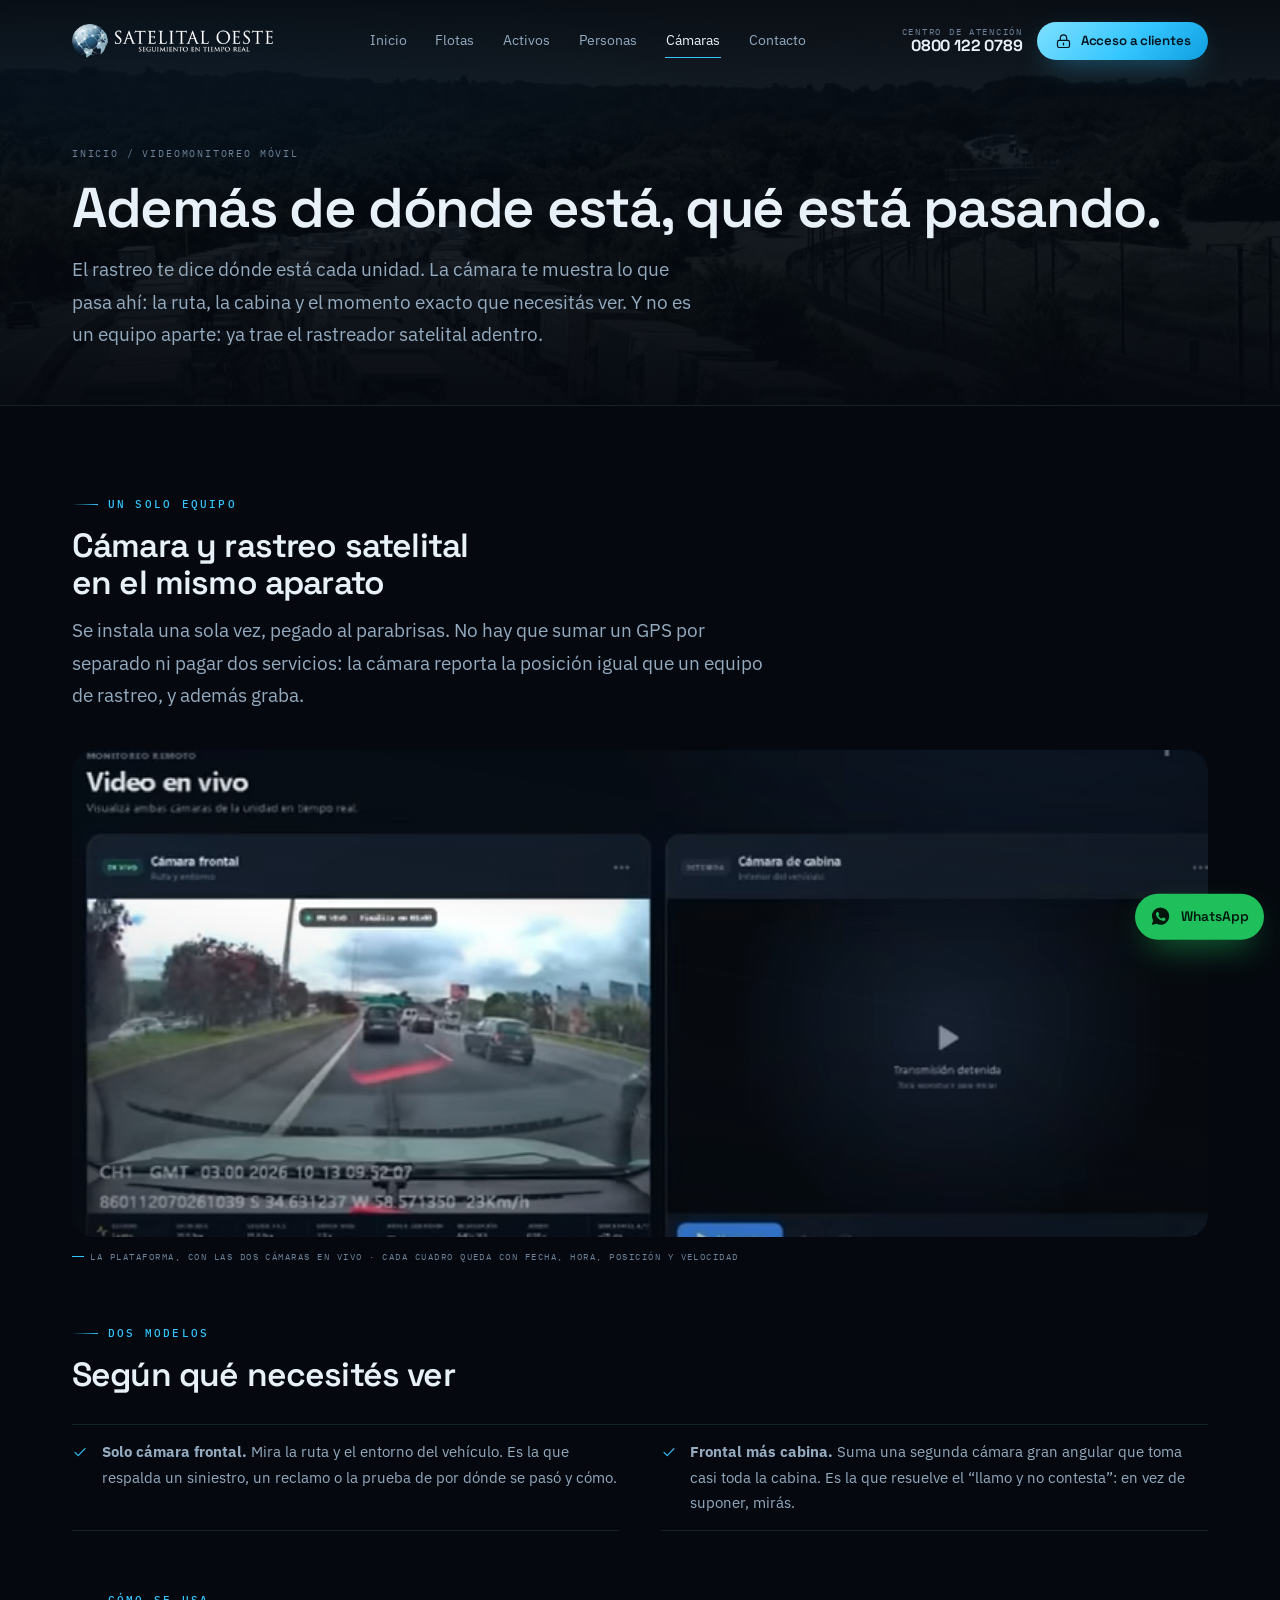
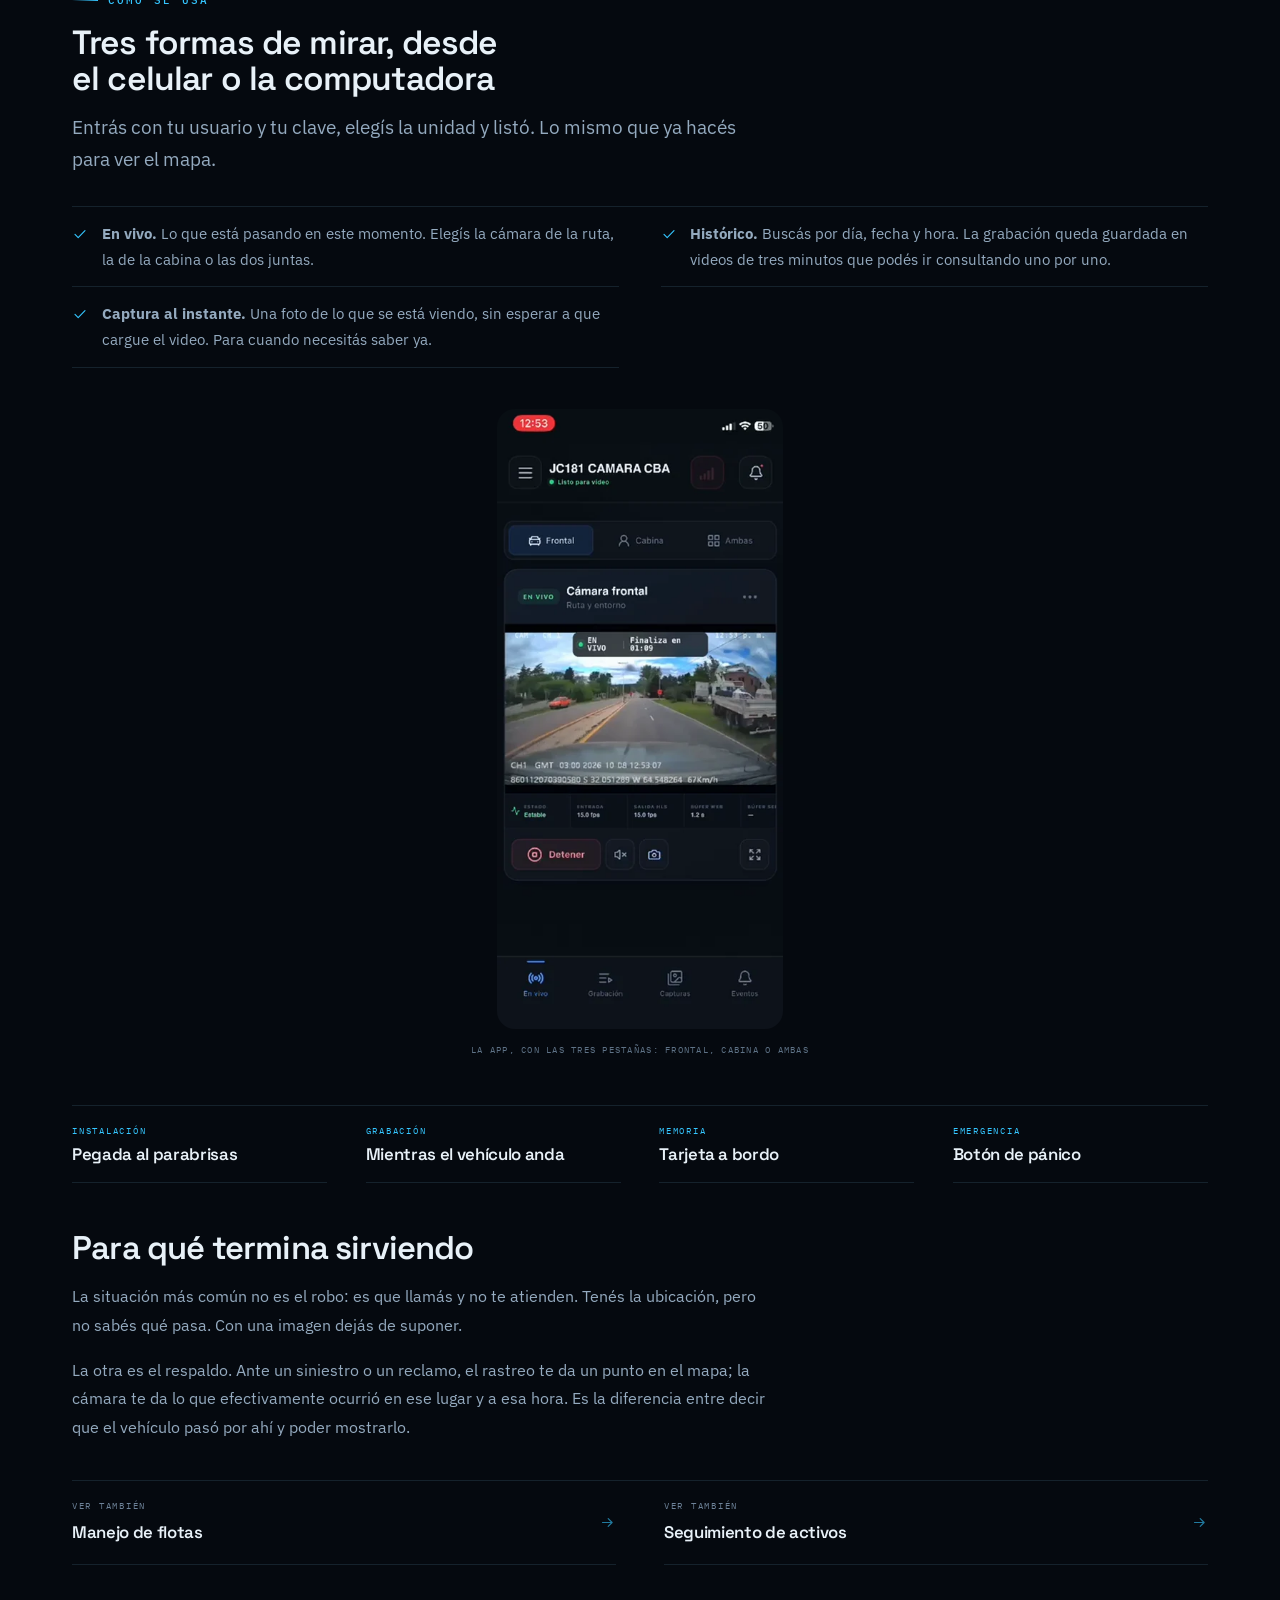
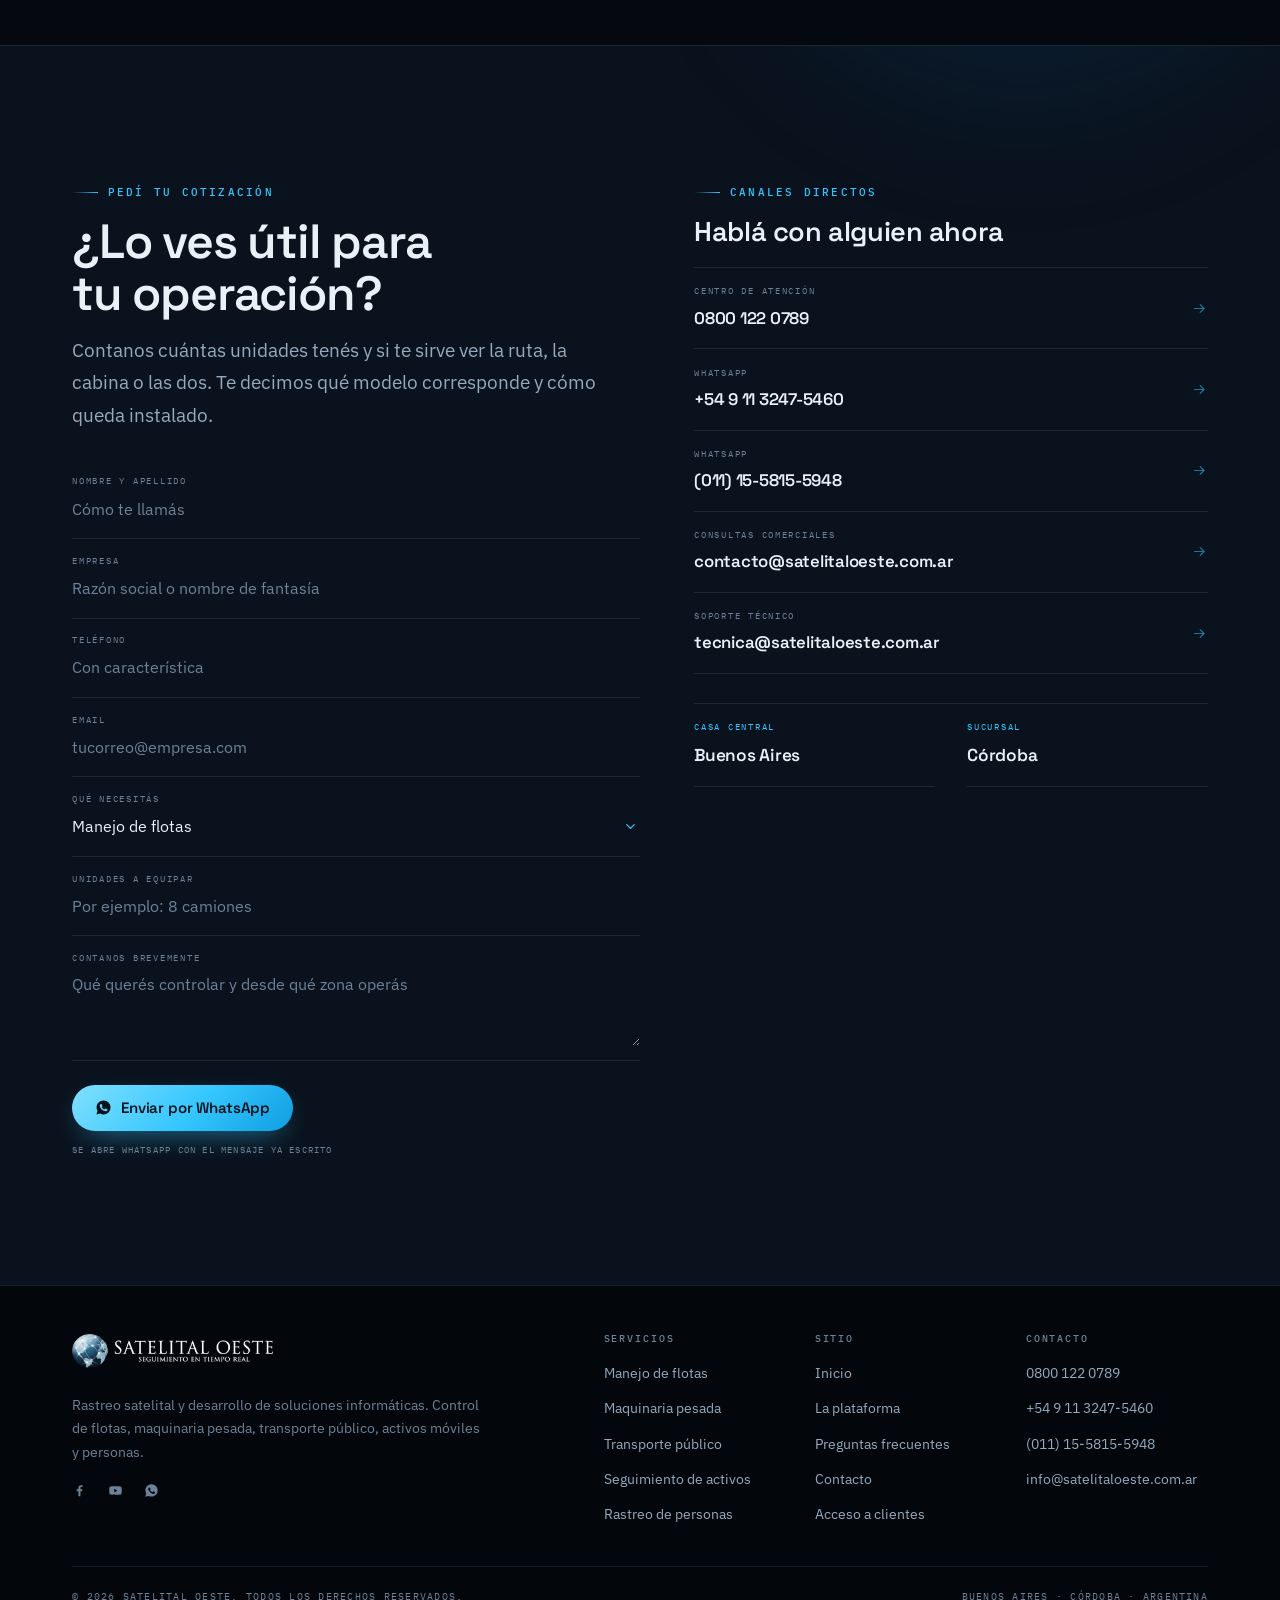
<file: videomonitoreo-movil.html>
<!DOCTYPE html>
<html lang="es-AR">
<head>
<meta charset="utf-8">
<meta name="viewport" content="width=device-width,initial-scale=1,viewport-fit=cover">
<title>Videomonitoreo móvil — cámaras con rastreo incluido | Satelital Oeste</title>
<meta name="description" content="Cámaras para vehículos con rastreo satelital incluido: cámara a la ruta y a la cabina, video en vivo, histórico por fecha y hora, captura instantánea y botón de pánico.">
<meta name="theme-color" content="#05090f">
<meta name="author" content="Satelital Oeste">
<link rel="canonical" href="https://www.satelitaloeste.com.ar/videomonitoreo-movil.html">
<meta property="og:type" content="website">
<meta property="og:locale" content="es_AR">
<meta property="og:site_name" content="Satelital Oeste">
<meta property="og:title" content="Videomonitoreo móvil — cámaras con rastreo incluido | Satelital Oeste">
<meta property="og:description" content="Cámaras para vehículos con rastreo satelital incluido: cámara a la ruta y a la cabina, video en vivo, histórico por fecha y hora, captura instantánea y botón de pánico.">
<meta property="og:url" content="https://www.satelitaloeste.com.ar/videomonitoreo-movil.html">
<meta property="og:image" content="https://www.satelitaloeste.com.ar/assets/img/og.png">
<meta property="og:image:width" content="1200">
<meta property="og:image:height" content="630">
<meta name="twitter:card" content="summary_large_image">
<meta name="twitter:title" content="Videomonitoreo móvil — cámaras con rastreo incluido | Satelital Oeste">
<meta name="twitter:description" content="Cámaras para vehículos con rastreo satelital incluido: cámara a la ruta y a la cabina, video en vivo, histórico por fecha y hora, captura instantánea y botón de pánico.">
<meta name="twitter:image" content="https://www.satelitaloeste.com.ar/assets/img/og.png">
<link rel="icon" href="assets/img/favicon.svg" type="image/svg+xml">
<link rel="apple-touch-icon" href="assets/img/icon-180.png">
<link rel="preload" href="assets/fonts/space-grotesk-500-latin.woff2" as="font" type="font/woff2" crossorigin>
<link rel="preload" href="assets/fonts/ibm-plex-sans-400-latin.woff2" as="font" type="font/woff2" crossorigin>
<link rel="stylesheet" href="assets/css/fonts.css?v=13">
<link rel="stylesheet" href="assets/css/site.css?v=13">
<link rel="stylesheet" href="assets/css/blocks.css?v=13">
<script type="application/ld+json">{"@context":"https://schema.org","@type":"LocalBusiness","@id":"https://www.satelitaloeste.com.ar/#negocio","name":"Satelital Oeste","slogan":"Seguimiento en tiempo real","description":"Rastreo satelital GPS en tiempo real para flotas de vehículos, maquinaria pesada, transporte público, activos móviles y personas. Cobertura en todo el país.","url":"https://www.satelitaloeste.com.ar/","telephone":["+54-800-122-0789","+54-9-11-3247-5460","+54-9-11-5815-5948"],"email":"info@satelitaloeste.com.ar","areaServed":{"@type":"Country","name":"Argentina"},"address":[{"@type":"PostalAddress","addressRegion":"Buenos Aires","addressCountry":"AR"},{"@type":"PostalAddress","addressRegion":"Córdoba","addressCountry":"AR"}],"sameAs":["https://www.facebook.com/satelital.oeste.9","https://www.youtube.com/channel/UC23vfdtEky5iS7psJYRcIAw"],"knowsAbout":["Rastreo satelital","Gestión de flotas","Localización GPS","Seguimiento de activos"]}</script>
<!-- Etiqueta de Google (Google Ads / GA4) -->
<script async src="https://www.googletagmanager.com/gtag/js?id=G-MNME0C2B6V"></script>
<script>
  window.dataLayer = window.dataLayer || [];
  function gtag(){dataLayer.push(arguments);}
  gtag('js', new Date());
  gtag('config', 'G-MNME0C2B6V');
</script>
</head>
<body>
<div id="pre"><div class="in"><div class="mark"><svg viewBox="0 0 64 64" role="img" aria-label="Satelital Oeste">
<defs>
<linearGradient id="gp" x1="18%" y1="6%" x2="82%" y2="96%">
<stop offset="0" stop-color="#7fe0ff"/><stop offset=".45" stop-color="#35c6ff"/><stop offset="1" stop-color="#00548d"/>
</linearGradient>
<linearGradient id="op" x1="0%" y1="0%" x2="100%" y2="100%">
<stop offset="0" stop-color="#7fe0ff"/><stop offset="1" stop-color="#0d6fb4"/>
</linearGradient>
</defs>
<circle cx="32" cy="32" r="17.5" fill="url(#gp)"/>
<g fill="none" stroke="#04121c" stroke-width="1.15" opacity=".42">
<ellipse cx="32" cy="32" rx="7.4" ry="17.5"/>
<path d="M15.4 26.2h33.2M14.5 32h35M15.4 37.8h33.2"/>
</g>
<path d="M22.5 20.6c3.4 4.6 6.2 11 7.1 17.6.4 2.9.4 5.7.1 8.3" fill="none" stroke="#eaf7ff" stroke-width="1.5" opacity=".5" stroke-linecap="round"/>
<ellipse cx="32" cy="32" rx="27.5" ry="11" fill="none" stroke="url(#op)" stroke-width="2.1" transform="rotate(-28 32 32)" stroke-linecap="round"/>
<circle cx="52.8" cy="19.4" r="4" fill="#04121c"/>
<circle cx="52.8" cy="19.4" r="2.6" fill="#7fe0ff"/>
</svg></div><div class="bar"></div><div class="lbl">Conectando</div></div></div>
<a class="skip" href="#main">Ir al contenido</a>

<header class="hdr">
  <div class="wrap bar">
    <a class="logo" href="/" aria-label="Satelital Oeste — inicio">
      <img class="logo-img" src="assets/img/logo-320.webp" srcset="assets/img/logo-320.webp 320w, assets/img/logo-480.webp 480w, assets/img/logo-640.webp 640w" sizes="190px" width="640" height="394" alt="Satelital Oeste — seguimiento en tiempo real">
    </a>
    <nav class="nav" aria-label="Principal"><a href="/">Inicio</a><a href="manejo-de-flotas.html">Flotas</a><a href="localizacion-activos.html">Activos</a><a href="rastreo-de-personas.html">Personas</a><a href="videomonitoreo-movil.html" aria-current="page">Cámaras</a><a href="contacto.html">Contacto</a></nav>
    <div class="hdr-cta">
      <a class="hdr-tel" href="tel:08001220789"><span>Centro de atención</span><b>0800 122 0789</b></a>
      <a class="btn btn--pri" href="http://www.seguimiento.from-ar.com/avl/index.php" target="_blank" rel="noopener"><svg class="ln" viewBox="0 0 24 24" aria-hidden="true"><rect x="3.5" y="10.5" width="17" height="10" rx="2.4"/><path d="M7.5 10.5V7.2a4.5 4.5 0 0 1 9 0v3.3"/><path d="M12 14.4v2.4"/></svg> Acceso a clientes</a>
    </div>
    <button class="burger" type="button" aria-expanded="false" aria-controls="drawer" aria-label="Abrir menú">
      <span></span><span></span><span></span>
    </button>
  </div>
</header>
<div class="drawer" id="drawer">
  <nav aria-label="Menú">
    <a class="d-link" href="/"><i>01</i>Inicio</a><a class="d-link" href="manejo-de-flotas.html"><i>02</i>Manejo de flotas</a><a class="d-link" href="localizacion-activos.html"><i>03</i>Seguimiento de activos</a><a class="d-link" href="rastreo-de-personas.html"><i>04</i>Rastreo de personas</a><a class="d-link" href="videomonitoreo-movil.html"><i>05</i>Videomonitoreo móvil</a><a class="d-link" href="contacto.html"><i>06</i>Contacto</a>
  </nav>
  <div class="d-foot">
    <a class="d-tel" href="tel:08001220789">Centro de atención<b>0800 122 0789</b></a>
    <a class="btn btn--pri" href="http://www.seguimiento.from-ar.com/avl/index.php" target="_blank" rel="noopener"><svg class="ln" viewBox="0 0 24 24" aria-hidden="true"><rect x="3.5" y="10.5" width="17" height="10" rx="2.4"/><path d="M7.5 10.5V7.2a4.5 4.5 0 0 1 9 0v3.3"/><path d="M12 14.4v2.4"/></svg> Acceso a clientes</a>
    <a class="btn btn--gho" href="https://wa.me/5491132475460?text=Hola%20Satelital%20Oeste%2C%20quiero%20informaci%C3%B3n%20sobre%20el%20servicio%20de%20rastreo." target="_blank" rel="noopener"><svg class="fl" viewBox="0 0 24 24" aria-hidden="true"><path d="M12.04 2C6.6 2 2.2 6.4 2.2 11.84a9.7 9.7 0 0 0 1.34 4.92L2 22l5.36-1.4a9.86 9.86 0 0 0 4.68 1.19h.01c5.43 0 9.84-4.4 9.84-9.84A9.78 9.78 0 0 0 12.04 2Zm5.76 14.02c-.24.68-1.4 1.3-1.94 1.34-.5.05-.98.23-3.3-.69-2.78-1.09-4.54-3.93-4.68-4.11-.13-.18-1.11-1.48-1.11-2.82 0-1.34.7-2 .95-2.27.25-.27.54-.34.72-.34.18 0 .36 0 .52.01.17.01.39-.06.61.47.23.54.77 1.88.84 2.02.07.13.11.29.02.47-.09.18-.14.29-.27.45-.13.16-.28.35-.4.47-.13.13-.27.28-.12.54.15.27.67 1.1 1.43 1.78.98.87 1.8 1.14 2.07 1.27.27.13.42.11.58-.07.16-.18.67-.78.85-1.05.18-.27.36-.22.6-.13.25.09 1.57.74 1.84.87.27.14.45.2.52.32.07.11.07.65-.17 1.33Z"/></svg> Escribir por WhatsApp</a>
  </div>
</div>
<main id="main">


<section class="phero">
  <div class="foto"><img src="assets/img/camiones-900.webp" srcset="assets/img/camiones-600.webp 600w, assets/img/camiones-900.webp 900w, assets/img/camiones-1400.webp 1400w" sizes="100vw" width="1400" height="788" alt="Camiones y utilitarios circulando por una autopista" loading="eager" fetchpriority="high" decoding="async"></div>
  <div class="wrap">
    <p class="crumb"><a href="/">Inicio</a> / Videomonitoreo móvil</p>
    <h1>Además de dónde está, qué está pasando.</h1>
    <p class="lead">El rastreo te dice dónde está cada unidad. La cámara te muestra lo que pasa ahí: la ruta, la cabina y el momento exacto que necesitás ver. Y no es un equipo aparte: ya trae el rastreador satelital adentro.</p>
  </div>
</section>

<section class="section section--tight">
  <div class="wrap">
    <div class="head rv">
      <p class="eyebrow">Un solo equipo</p>
      <h2 style="font-size:clamp(1.5rem,4vw,2.1rem)">Cámara y rastreo satelital en el mismo aparato</h2>
      <p class="lead">Se instala una sola vez, pegado al parabrisas. No hay que sumar un GPS por separado ni pagar dos servicios: la cámara reporta la posición igual que un equipo de rastreo, y además graba.</p>
    </div>

    <figure class="fig rv">
      <div class="marco">
        <video poster="assets/img/dashcam-poster.webp" autoplay muted loop playsinline preload="none"
               width="752" height="432" style="display:block;width:100%;height:auto"
               aria-label="Video en vivo de la cámara frontal y la cámara de cabina en la plataforma">
          <source src="assets/img/dashcam-demo.webm" type="video/webm">
          <source src="assets/img/dashcam-demo.mp4" type="video/mp4">
        </video>
      </div>
      <figcaption>La plataforma, con las dos cámaras en vivo · cada cuadro queda con fecha, hora, posición y velocidad</figcaption>
    </figure>

    <div class="head rv" style="margin-top:3.2rem">
      <p class="eyebrow">Dos modelos</p>
      <h2 style="font-size:clamp(1.5rem,4vw,2.1rem)">Según qué necesités ver</h2>
    </div>
    <ul class="applist rv"><li><svg class="ln" viewBox="0 0 24 24" aria-hidden="true"><path d="m4.5 12.5 4.8 4.8L19.5 7"/></svg><span><b>Solo cámara frontal.</b> Mira la ruta y el entorno del vehículo. Es la que respalda un siniestro, un reclamo o la prueba de por dónde se pasó y cómo.</span></li><li><svg class="ln" viewBox="0 0 24 24" aria-hidden="true"><path d="m4.5 12.5 4.8 4.8L19.5 7"/></svg><span><b>Frontal más cabina.</b> Suma una segunda cámara gran angular que toma casi toda la cabina. Es la que resuelve el “llamo y no contesta”: en vez de suponer, mirás.</span></li></ul>

    <div class="head rv" style="margin-top:3.2rem">
      <p class="eyebrow">Cómo se usa</p>
      <h2 style="font-size:clamp(1.5rem,4vw,2.1rem)">Tres formas de mirar, desde el celular o la computadora</h2>
      <p class="lead">Entrás con tu usuario y tu clave, elegís la unidad y listó. Lo mismo que ya hacés para ver el mapa.</p>
    </div>
    <ul class="applist rv"><li><svg class="ln" viewBox="0 0 24 24" aria-hidden="true"><path d="m4.5 12.5 4.8 4.8L19.5 7"/></svg><span><b>En vivo.</b> Lo que está pasando en este momento. Elegís la cámara de la ruta, la de la cabina o las dos juntas.</span></li><li><svg class="ln" viewBox="0 0 24 24" aria-hidden="true"><path d="m4.5 12.5 4.8 4.8L19.5 7"/></svg><span><b>Histórico.</b> Buscás por día, fecha y hora. La grabación queda guardada en videos de tres minutos que podés ir consultando uno por uno.</span></li><li><svg class="ln" viewBox="0 0 24 24" aria-hidden="true"><path d="m4.5 12.5 4.8 4.8L19.5 7"/></svg><span><b>Captura al instante.</b> Una foto de lo que se está viendo, sin esperar a que cargue el video. Para cuando necesitás saber ya.</span></li></ul>

    <div class="dashcam-shot rv" style="margin-top:2.6rem">
      <style>.dashcam-shot img{max-height:620px;width:auto;margin-inline:auto;display:block;border-radius:18px}
      .dashcam-shot figcaption{text-align:center}</style>
      <img src="assets/img/dashcam-app-600.webp" srcset="assets/img/dashcam-app-400.webp 400w, assets/img/dashcam-app-600.webp 600w, assets/img/dashcam-app-800.webp 800w" sizes="(min-width:900px) 360px, 70vw" width="800" height="1733" alt="App de Satelital Oeste mostrando la cámara frontal en vivo" loading="lazy" decoding="async">
      <p class="console-note" style="text-align:center;color:#5e7286;margin-top:.8rem">La app, con las tres pestañas: frontal, cabina o ambas</p>
    </div>

    <div class="specs rv" style="margin-top:3rem">
      <div class="spec"><span>Instalación</span><b>Pegada al parabrisas</b></div>
      <div class="spec"><span>Grabación</span><b>Mientras el vehículo anda</b></div>
      <div class="spec"><span>Memoria</span><b>Tarjeta a bordo</b></div>
      <div class="spec"><span>Emergencia</span><b>Botón de pánico</b></div>
    </div>

    <div class="prose rv" style="margin-top:3rem">
      <h2>Para qué termina sirviendo</h2>
      <p>La situación más común no es el robo: es que llamás y no te atienden. Tenés la ubicación, pero no sabés qué pasa. Con una imagen dejás de suponer.</p>
      <p>La otra es el respaldo. Ante un siniestro o un reclamo, el rastreo te da un punto en el mapa; la cámara te da lo que efectivamente ocurrió en ese lugar y a esa hora. Es la diferencia entre decir que el vehículo pasó por ahí y poder mostrarlo.</p>
    </div>

    
<div class="pnext rv">
  <a href="manejo-de-flotas.html"><span>Ver también</span><b>Manejo de flotas</b><svg class="ln" viewBox="0 0 24 24" aria-hidden="true"><path d="M5 12h13M13 6.5 18.5 12 13 17.5"/></svg></a><a href="localizacion-activos.html"><span>Ver también</span><b>Seguimiento de activos</b><svg class="ln" viewBox="0 0 24 24" aria-hidden="true"><path d="M5 12h13M13 6.5 18.5 12 13 17.5"/></svg></a>
</div>
  </div>
</section>


<section class="section cta-band" id="contacto">
  <div class="wrap">
    <div class="contact-grid">
      <div class="rv">
        <p class="eyebrow">Pedí tu cotización</p>
        <h2 style="margin-block:.9rem .85rem">¿Lo ves útil para tu operación?</h2>
        <p class="lead">Contanos cuántas unidades tenés y si te sirve ver la ruta, la cabina o las dos. Te decimos qué modelo corresponde y cómo queda instalado.</p>
        <form class="form" id="form-contacto" data-wa="5491132475460" style="margin-top:1.8rem">
          <div class="field"><label for="f-nombre">Nombre y apellido</label><input id="f-nombre" name="nombre" type="text" required placeholder="Cómo te llamás"></div>
          <div class="field"><label for="f-empresa">Empresa</label><input id="f-empresa" name="empresa" type="text" placeholder="Razón social o nombre de fantasía"></div>
          <div class="field"><label for="f-telefono">Teléfono</label><input id="f-telefono" name="telefono" type="tel" required placeholder="Con característica"></div>
          <div class="field"><label for="f-email">Email</label><input id="f-email" name="email" type="email" placeholder="tucorreo@empresa.com"></div>
          <div class="field"><label for="f-servicio">Qué necesitás</label>
            <select id="f-servicio" name="servicio">
              <option>Manejo de flotas</option>
              <option>Maquinaria pesada</option>
              <option>Transporte público</option>
              <option>Seguimiento de activos</option>
              <option>Rastreo de personas</option>
              <option>Todavía no sé, quiero asesoramiento</option>
            </select>
          </div>
          <div class="field"><label for="f-unidades">Unidades a equipar</label><input id="f-unidades" name="unidades" type="text" placeholder="Por ejemplo: 8 camiones"></div>
          <div class="field"><label for="f-mensaje">Contanos brevemente</label><textarea id="f-mensaje" name="mensaje" placeholder="Qué querés controlar y desde qué zona operás"></textarea></div>
          <button class="btn btn--pri" type="submit"><svg class="fl" viewBox="0 0 24 24" aria-hidden="true"><path d="M12.04 2C6.6 2 2.2 6.4 2.2 11.84a9.7 9.7 0 0 0 1.34 4.92L2 22l5.36-1.4a9.86 9.86 0 0 0 4.68 1.19h.01c5.43 0 9.84-4.4 9.84-9.84A9.78 9.78 0 0 0 12.04 2Zm5.76 14.02c-.24.68-1.4 1.3-1.94 1.34-.5.05-.98.23-3.3-.69-2.78-1.09-4.54-3.93-4.68-4.11-.13-.18-1.11-1.48-1.11-2.82 0-1.34.7-2 .95-2.27.25-.27.54-.34.72-.34.18 0 .36 0 .52.01.17.01.39-.06.61.47.23.54.77 1.88.84 2.02.07.13.11.29.02.47-.09.18-.14.29-.27.45-.13.16-.28.35-.4.47-.13.13-.27.28-.12.54.15.27.67 1.1 1.43 1.78.98.87 1.8 1.14 2.07 1.27.27.13.42.11.58-.07.16-.18.67-.78.85-1.05.18-.27.36-.22.6-.13.25.09 1.57.74 1.84.87.27.14.45.2.52.32.07.11.07.65-.17 1.33Z"/></svg> Enviar por WhatsApp</button>
          <p class="form-note">Se abre WhatsApp con el mensaje ya escrito</p>
        </form>
      </div>
      <div class="rv rv-d1">
        <p class="eyebrow">Canales directos</p>
        <h3 style="margin-block:.8rem 1.2rem;font-size:clamp(1.3rem,3.4vw,1.7rem)">Hablá con alguien ahora</h3>
        <div class="canal">
          <a href="tel:08001220789"><span class="k">Centro de atención</span><span class="v">0800 122 0789</span><svg class="ln" viewBox="0 0 24 24" aria-hidden="true"><path d="M5 12h13M13 6.5 18.5 12 13 17.5"/></svg></a>
          <a href="https://wa.me/5491132475460?text=Hola%20Satelital%20Oeste%2C%20quiero%20una%20cotizaci%C3%B3n%20del%20servicio%20de%20rastreo%20satelital." target="_blank" rel="noopener"><span class="k">WhatsApp</span><span class="v">+54 9 11 3247-5460</span><svg class="ln" viewBox="0 0 24 24" aria-hidden="true"><path d="M5 12h13M13 6.5 18.5 12 13 17.5"/></svg></a>
          <a href="https://wa.me/5491158155948?text=Hola%20Satelital%20Oeste%2C%20quiero%20una%20cotizaci%C3%B3n%20del%20servicio%20de%20rastreo%20satelital." target="_blank" rel="noopener"><span class="k">WhatsApp</span><span class="v">(011) 15-5815-5948</span><svg class="ln" viewBox="0 0 24 24" aria-hidden="true"><path d="M5 12h13M13 6.5 18.5 12 13 17.5"/></svg></a>
          <a href="mailto:contacto@satelitaloeste.com.ar"><span class="k">Consultas comerciales</span><span class="v">contacto@satelitaloeste.com.ar</span><svg class="ln" viewBox="0 0 24 24" aria-hidden="true"><path d="M5 12h13M13 6.5 18.5 12 13 17.5"/></svg></a>
          <a href="mailto:tecnica@satelitaloeste.com.ar"><span class="k">Soporte técnico</span><span class="v">tecnica@satelitaloeste.com.ar</span><svg class="ln" viewBox="0 0 24 24" aria-hidden="true"><path d="M5 12h13M13 6.5 18.5 12 13 17.5"/></svg></a>
        </div>
        <ul class="branch">
          <li><span>Casa central</span><b>Buenos Aires</b></li>
          <li><span>Sucursal</span><b>Córdoba</b></li>
        </ul>
      </div>
    </div>
  </div>
</section>

</main>

<footer class="ftr">
  <div class="wrap">
    <div class="ftr-top">
      <div class="ftr-brand">
        <a class="logo" href="/" aria-label="Satelital Oeste">
          <img class="logo-img" src="assets/img/logo-320.webp" srcset="assets/img/logo-320.webp 320w, assets/img/logo-480.webp 480w, assets/img/logo-640.webp 640w" sizes="190px" width="640" height="109" alt="Satelital Oeste — seguimiento en tiempo real">
        </a>
        <p>Rastreo satelital y desarrollo de soluciones informáticas. Control de flotas, maquinaria pesada, transporte público, activos móviles y personas.</p>
        <div class="ftr-soc">
          <a href="https://www.facebook.com/satelital.oeste.9" target="_blank" rel="noopener" aria-label="Facebook de Satelital Oeste"><svg class="fl" viewBox="0 0 24 24" aria-hidden="true"><path d="M13.5 21v-8h2.7l.4-3.1h-3.1V7.9c0-.9.25-1.5 1.55-1.5h1.65V3.63A22 22 0 0 0 14.3 3.5c-2.4 0-4.05 1.47-4.05 4.17V9.9H7.5V13h2.75v8z"/></svg></a>
          <a href="https://www.youtube.com/channel/UC23vfdtEky5iS7psJYRcIAw" target="_blank" rel="noopener" aria-label="Canal de YouTube de Satelital Oeste"><svg class="fl" viewBox="0 0 24 24" aria-hidden="true"><path d="M21.6 7.2a2.5 2.5 0 0 0-1.76-1.77C18.28 5 12 5 12 5s-6.28 0-7.84.43A2.5 2.5 0 0 0 2.4 7.2 26 26 0 0 0 2 12a26 26 0 0 0 .4 4.8 2.5 2.5 0 0 0 1.76 1.77C5.72 19 12 19 12 19s6.28 0 7.84-.43a2.5 2.5 0 0 0 1.76-1.77A26 26 0 0 0 22 12a26 26 0 0 0-.4-4.8ZM10 15V9l5.2 3z"/></svg></a>
          <a href="https://wa.me/5491132475460?text=Hola%20Satelital%20Oeste%2C%20quiero%20informaci%C3%B3n%20sobre%20el%20servicio%20de%20rastreo." target="_blank" rel="noopener" aria-label="WhatsApp"><svg class="fl" viewBox="0 0 24 24" aria-hidden="true"><path d="M12.04 2C6.6 2 2.2 6.4 2.2 11.84a9.7 9.7 0 0 0 1.34 4.92L2 22l5.36-1.4a9.86 9.86 0 0 0 4.68 1.19h.01c5.43 0 9.84-4.4 9.84-9.84A9.78 9.78 0 0 0 12.04 2Zm5.76 14.02c-.24.68-1.4 1.3-1.94 1.34-.5.05-.98.23-3.3-.69-2.78-1.09-4.54-3.93-4.68-4.11-.13-.18-1.11-1.48-1.11-2.82 0-1.34.7-2 .95-2.27.25-.27.54-.34.72-.34.18 0 .36 0 .52.01.17.01.39-.06.61.47.23.54.77 1.88.84 2.02.07.13.11.29.02.47-.09.18-.14.29-.27.45-.13.16-.28.35-.4.47-.13.13-.27.28-.12.54.15.27.67 1.1 1.43 1.78.98.87 1.8 1.14 2.07 1.27.27.13.42.11.58-.07.16-.18.67-.78.85-1.05.18-.27.36-.22.6-.13.25.09 1.57.74 1.84.87.27.14.45.2.52.32.07.11.07.65-.17 1.33Z"/></svg></a>
        </div>
      </div>
      <div class="ftr-cols">
        <div>
          <h4>Servicios</h4>
          <ul>
            <li><a href="manejo-de-flotas.html">Manejo de flotas</a></li>
            <li><a href="manejo-de-flotas.html#maquinaria">Maquinaria pesada</a></li>
            <li><a href="manejo-de-flotas.html#transporte">Transporte público</a></li>
            <li><a href="localizacion-activos.html">Seguimiento de activos</a></li>
            <li><a href="rastreo-de-personas.html">Rastreo de personas</a></li>
          </ul>
        </div>
        <div>
          <h4>Sitio</h4>
          <ul>
            <li><a href="/">Inicio</a></li>
            <li><a href="/#plataforma">La plataforma</a></li>
            <li><a href="/#preguntas">Preguntas frecuentes</a></li>
            <li><a href="contacto.html">Contacto</a></li>
            <li><a href="http://www.seguimiento.from-ar.com/avl/index.php" target="_blank" rel="noopener">Acceso a clientes</a></li>
          </ul>
        </div>
        <div>
          <h4>Contacto</h4>
          <ul>
            <li><a href="tel:08001220789">0800 122 0789</a></li>
            <li><a href="tel:+5491132475460">+54 9 11 3247-5460</a></li>
            <li><a href="tel:+5491158155948">(011) 15-5815-5948</a></li>
            <li><a href="mailto:info@satelitaloeste.com.ar">info@satelitaloeste.com.ar</a></li>
          </ul>
        </div>
      </div>
    </div>
    <div class="ftr-bot">
      <p>&copy; <span id="y">2026</span> Satelital Oeste. Todos los derechos reservados.</p>
      <p>Buenos Aires · Córdoba · Argentina</p>
    </div>
  </div>
</footer>
<a class="fab" href="https://wa.me/5491132475460?text=Hola%20Satelital%20Oeste%2C%20quiero%20una%20cotizaci%C3%B3n%20del%20servicio%20de%20rastreo%20satelital." target="_blank" rel="noopener" aria-label="Escribir por WhatsApp">
  <svg class="fl" viewBox="0 0 24 24" aria-hidden="true"><path d="M12.04 2C6.6 2 2.2 6.4 2.2 11.84a9.7 9.7 0 0 0 1.34 4.92L2 22l5.36-1.4a9.86 9.86 0 0 0 4.68 1.19h.01c5.43 0 9.84-4.4 9.84-9.84A9.78 9.78 0 0 0 12.04 2Zm5.76 14.02c-.24.68-1.4 1.3-1.94 1.34-.5.05-.98.23-3.3-.69-2.78-1.09-4.54-3.93-4.68-4.11-.13-.18-1.11-1.48-1.11-2.82 0-1.34.7-2 .95-2.27.25-.27.54-.34.72-.34.18 0 .36 0 .52.01.17.01.39-.06.61.47.23.54.77 1.88.84 2.02.07.13.11.29.02.47-.09.18-.14.29-.27.45-.13.16-.28.35-.4.47-.13.13-.27.28-.12.54.15.27.67 1.1 1.43 1.78.98.87 1.8 1.14 2.07 1.27.27.13.42.11.58-.07.16-.18.67-.78.85-1.05.18-.27.36-.22.6-.13.25.09 1.57.74 1.84.87.27.14.45.2.52.32.07.11.07.65-.17 1.33Z"/></svg><span>WhatsApp</span>
</a>
<script src="assets/js/site.js?v=13" defer></script>
</body>
</html>
</file>
<file: assets/css/fonts.css>
/* Satelital Oeste — tipografias auto-hospedadas (variable, subset latin) */
@font-face{font-family:'Space Grotesk';font-style:normal;font-weight:300 700;font-display:swap;src:url(../fonts/space-grotesk-500-latin.woff2) format('woff2');unicode-range:U+0000-00FF,U+0131,U+0152-0153,U+02BB-02BC,U+02C6,U+02DA,U+02DC,U+0304,U+0308,U+0329,U+2000-206F,U+20AC,U+2122,U+2191,U+2193,U+2212,U+2215,U+FEFF,U+FFFD;}
@font-face{font-family:'Space Grotesk';font-style:normal;font-weight:300 700;font-display:swap;src:url(../fonts/space-grotesk-500-latin-ext.woff2) format('woff2');unicode-range:U+0100-02BA,U+02BD-02C5,U+02C7-02CC,U+02CE-02D7,U+02DD-02FF,U+1D00-1DBF,U+1E00-1E9F,U+1EF2-1EFF,U+2020,U+20A0-20AB,U+20AD-20C0,U+2113,U+2C60-2C7F,U+A720-A7FF;}
@font-face{font-family:'IBM Plex Sans';font-style:normal;font-weight:100 700;font-display:swap;src:url(../fonts/ibm-plex-sans-400-latin.woff2) format('woff2');unicode-range:U+0000-00FF,U+0131,U+0152-0153,U+02BB-02BC,U+02C6,U+02DA,U+02DC,U+0304,U+0308,U+0329,U+2000-206F,U+20AC,U+2122,U+2191,U+2193,U+2212,U+2215,U+FEFF,U+FFFD;}
@font-face{font-family:'IBM Plex Sans';font-style:normal;font-weight:100 700;font-display:swap;src:url(../fonts/ibm-plex-sans-400-latin-ext.woff2) format('woff2');unicode-range:U+0100-02BA,U+02BD-02C5,U+02C7-02CC,U+02CE-02D7,U+02DD-02FF,U+1D00-1DBF,U+1E00-1E9F,U+1EF2-1EFF,U+2020,U+20A0-20AB,U+20AD-20C0,U+2113,U+2C60-2C7F,U+A720-A7FF;}
@font-face{font-family:'IBM Plex Mono';font-style:normal;font-weight:400;font-display:swap;src:url(../fonts/ibm-plex-mono-400-latin.woff2) format('woff2');unicode-range:U+0000-00FF,U+0131,U+0152-0153,U+02BB-02BC,U+02C6,U+02DA,U+02DC,U+0304,U+0308,U+0329,U+2000-206F,U+20AC,U+2122,U+2191,U+2193,U+2212,U+2215,U+FEFF,U+FFFD;}
@font-face{font-family:'IBM Plex Mono';font-style:normal;font-weight:500;font-display:swap;src:url(../fonts/ibm-plex-mono-500-latin.woff2) format('woff2');unicode-range:U+0000-00FF,U+0131,U+0152-0153,U+02BB-02BC,U+02C6,U+02DA,U+02DC,U+0304,U+0308,U+0329,U+2000-206F,U+20AC,U+2122,U+2191,U+2193,U+2212,U+2215,U+FEFF,U+FFFD;}
</file>
<file: assets/css/site.css>
/* ============================================================
   SATELITAL OESTE — sistema visual
   Paleta muestreada del logo: azul profundo #00548D, hielo #A5E2FF
   Tipografias: Space Grotesk (titulos) · IBM Plex Sans (lectura)
                IBM Plex Mono (telemetria y etiquetas)
   ============================================================ */

*,*::before,*::after{box-sizing:border-box}
*{margin:0;padding:0}
html{-webkit-text-size-adjust:100%;scroll-behavior:smooth}
img,svg,video{display:block;max-width:100%}
button,input,textarea,select{font:inherit;color:inherit}
button{background:none;border:0;cursor:pointer}
a{color:inherit;text-decoration:none}
ul,ol{list-style:none}

:root{
  --ink:#05090f;
  --ink-2:#0a121d;
  --ink-3:#0f1a29;
  --ink-4:#152436;
  --paper:#eef4f9;
  --paper-2:#ffffff;

  --blue-deep:#00548d;
  --blue:#0d6fb4;
  --cyan:#35c6ff;
  --cyan-soft:#7fe0ff;
  --ice:#c3e4f5;

  --tx:#e8f1f8;
  --tx-mut:#94aabf;
  --tx-dim:#6d8298;
  --tx-ink:#08121e;
  --tx-ink-mut:#4a6076;

  --line:rgba(120,180,220,.14);
  --line-2:rgba(120,180,220,.26);
  --line-ink:rgba(8,18,30,.12);

  --ff-d:"Space Grotesk",system-ui,sans-serif;
  --ff-b:"IBM Plex Sans",system-ui,sans-serif;
  --ff-m:"IBM Plex Mono",ui-monospace,monospace;

  --r:14px; --r-lg:22px;
  --pad:clamp(1.15rem,5vw,2rem);
  --maxw:1200px;
  --sec:clamp(4.5rem,11vw,8rem);
  --ease:cubic-bezier(.22,.75,.3,1);
}

html,body{max-width:100%;overflow-x:clip}
body{
  font-family:var(--ff-b);
  font-size:1rem;line-height:1.7;
  color:var(--tx);
  background:var(--ink);
  -webkit-font-smoothing:antialiased;
  text-rendering:optimizeLegibility;
}

/* ---------- tipografia ---------- */
h1,h2,h3,h4{font-family:var(--ff-d);font-weight:600;line-height:1.08;letter-spacing:-.025em}
h1{font-size:clamp(2.25rem,8vw,4.35rem);text-wrap:balance}
h2{font-size:clamp(1.8rem,5.2vw,3rem);text-wrap:balance}
h3{font-size:clamp(1.12rem,3vw,1.42rem);line-height:1.22;letter-spacing:-.015em}
p{text-wrap:pretty}
strong{font-weight:600;color:#fff}

.eyebrow{
  font-family:var(--ff-m);font-size:.7rem;font-weight:500;
  letter-spacing:.2em;text-transform:uppercase;color:var(--cyan);
  display:inline-flex;align-items:center;gap:.6rem;
}
.eyebrow::before{content:"";width:26px;height:1px;flex:none;background:linear-gradient(90deg,transparent,var(--cyan))}
.eyebrow--ink{color:var(--blue)}
.eyebrow--ink::before{background:linear-gradient(90deg,transparent,var(--blue))}
.lead{font-size:clamp(1.02rem,2.5vw,1.18rem);color:var(--tx-mut);line-height:1.72}
.paper .lead{color:var(--tx-ink-mut)}

/* ---------- layout ---------- */
.wrap{width:100%;max-width:var(--maxw);margin-inline:auto;padding-inline:var(--pad)}
.section{padding-block:var(--sec);position:relative}
.section--tight{padding-block:clamp(3rem,8vw,5rem)}
.paper{background:var(--paper);color:var(--tx-ink)}
.paper h1,.paper h2,.paper h3,.paper h4{color:var(--tx-ink)}
.paper strong{color:#000}
.head{max-width:44rem}
.head h2{margin-block:.9rem .85rem}

/* ---------- botones ---------- */
.btn{
  display:inline-flex;align-items:center;justify-content:center;gap:.55rem;
  font-family:var(--ff-d);font-weight:600;font-size:.94rem;letter-spacing:-.01em;
  padding:.9rem 1.45rem;border-radius:999px;
  transition:transform .25s var(--ease),box-shadow .25s var(--ease),background .25s,color .25s,border-color .25s;
  line-height:1;text-align:center;white-space:nowrap;
}
.btn svg{width:17px;height:17px;flex:none}
.btn--pri{
  background:linear-gradient(135deg,var(--cyan-soft),var(--cyan) 55%,#0f9ee0);
  color:#04121c;box-shadow:0 10px 30px -12px rgba(53,198,255,.7);
}
.btn--pri:hover{transform:translateY(-2px);box-shadow:0 18px 40px -14px rgba(53,198,255,.9)}
.btn--gho{border:1px solid var(--line-2);color:var(--tx);background:rgba(255,255,255,.02)}
.btn--gho:hover{border-color:var(--cyan);color:var(--cyan);transform:translateY(-2px)}
.btn--ink{background:var(--tx-ink);color:#fff}
.btn--ink:hover{transform:translateY(-2px);background:var(--blue-deep)}
.btn--ghoink{border:1px solid var(--line-ink);color:var(--tx-ink)}
.btn--ghoink:hover{border-color:var(--blue);color:var(--blue);transform:translateY(-2px)}
.btns{display:flex;flex-wrap:wrap;gap:.7rem}

/* ---------- preloader ---------- */
#pre{
  position:fixed;inset:0;z-index:200;display:grid;place-items:center;
  background:var(--ink);transition:opacity .5s ease,visibility .5s;
}
#pre.off{opacity:0;visibility:hidden;pointer-events:none}
#pre .in{display:flex;flex-direction:column;align-items:center}
#pre .mark{width:66px;height:66px;animation:preFloat 1.8s ease-in-out infinite}
#pre .bar{width:110px;height:2px;margin-top:1.5rem;border-radius:2px;background:var(--line-2);overflow:hidden;position:relative}
#pre .bar::after{
  content:"";position:absolute;inset:0;transform:translateX(-100%);
  background:linear-gradient(90deg,transparent,var(--cyan));
  animation:preBar .9s var(--ease) infinite;
}
#pre .lbl{margin-top:.85rem;font-family:var(--ff-m);font-size:.6rem;letter-spacing:.28em;text-transform:uppercase;color:var(--tx-dim)}
@keyframes preBar{to{transform:translateX(100%)}}
@keyframes preFloat{50%{transform:translateY(-6px)}}

/* ---------- logo ---------- */
.logo{display:inline-flex;align-items:center;gap:.62rem}
.logo svg{width:34px;height:34px;flex:none}
.logo .txt{display:flex;flex-direction:column;line-height:1}
.logo .n{font-family:var(--ff-d);font-weight:600;font-size:.92rem;letter-spacing:.11em;text-transform:uppercase;white-space:nowrap}
.logo .t{font-family:var(--ff-m);font-size:.475rem;letter-spacing:.235em;text-transform:uppercase;color:var(--cyan);margin-top:.3rem;white-space:nowrap}
.logo--ink .n{color:var(--tx-ink)}
.logo--ink .t{color:var(--blue)}

/* ---------- header ---------- */
.hdr{position:fixed;inset:0 0 auto;z-index:90;border-bottom:1px solid transparent;transition:background .35s ease,border-color .35s ease}
.hdr.stuck{background:rgba(5,9,15,.85);backdrop-filter:blur(16px) saturate(1.3);-webkit-backdrop-filter:blur(16px) saturate(1.3);border-bottom-color:var(--line)}
.hdr .bar{display:flex;align-items:center;justify-content:space-between;gap:1rem;height:70px}
.nav,.hdr-cta{display:none}
.burger{width:42px;height:42px;display:flex;flex-direction:column;align-items:center;justify-content:center;gap:4.5px;border:1px solid var(--line-2);border-radius:11px;flex:none}
.burger span{display:block;width:17px;height:1.5px;background:var(--tx);border-radius:2px;transition:transform .3s var(--ease),opacity .2s}
.burger[aria-expanded="true"] span:nth-child(1){transform:translateY(6px) rotate(45deg)}
.burger[aria-expanded="true"] span:nth-child(2){opacity:0}
.burger[aria-expanded="true"] span:nth-child(3){transform:translateY(-6px) rotate(-45deg)}

.drawer{
  position:fixed;inset:70px 0 0;z-index:89;background:var(--ink);
  padding:1.5rem var(--pad) 2.5rem;
  transform:translateY(-8px);opacity:0;visibility:hidden;
  transition:opacity .3s var(--ease),transform .3s var(--ease),visibility .3s;
  overflow-y:auto;border-top:1px solid var(--line);
}
.drawer.open{opacity:1;visibility:visible;transform:none}
.drawer .d-link{
  display:flex;align-items:baseline;gap:.8rem;
  font-family:var(--ff-d);font-weight:500;font-size:1.45rem;letter-spacing:-.02em;
  padding-block:.82rem;border-bottom:1px solid var(--line);
}
.drawer .d-link i{font-family:var(--ff-m);font-style:normal;font-size:.58rem;color:var(--cyan);letter-spacing:.1em}
.drawer .d-foot{margin-top:1.7rem;display:grid;gap:.85rem}
.drawer .d-tel{font-family:var(--ff-m);font-size:.62rem;letter-spacing:.2em;text-transform:uppercase;color:var(--tx-dim)}
.drawer .d-tel b{display:block;font-family:var(--ff-d);font-size:1.3rem;letter-spacing:-.02em;color:var(--cyan);margin-top:.25rem}

@media(min-width:1000px){
  .burger,.drawer{display:none}
  .hdr .bar{height:82px}
  .nav{display:flex;align-items:center;gap:.1rem}
  .nav a{position:relative;padding:.5rem .85rem;font-size:.88rem;white-space:nowrap;color:var(--tx-mut);transition:color .22s}
  .nav a::after{content:"";position:absolute;left:.8rem;right:.8rem;bottom:.2rem;height:1px;background:var(--cyan);transform:scaleX(0);transform-origin:left;transition:transform .3s var(--ease)}
  .nav a:hover,.nav a[aria-current]{color:var(--tx)}
  .nav a:hover::after,.nav a[aria-current]::after{transform:scaleX(1)}
  .hdr-cta{display:flex;align-items:center;gap:.9rem}
  .hdr-tel{text-align:right;line-height:1.1}
  .hdr-tel span{font-family:var(--ff-m);font-size:.54rem;letter-spacing:.2em;text-transform:uppercase;color:var(--tx-dim);display:block}
  .hdr-tel b{font-family:var(--ff-d);font-size:1rem;letter-spacing:-.01em;color:var(--tx)}
  .hdr-cta .btn{padding:.66rem 1.1rem;font-size:.83rem}
  .logo svg{width:38px;height:38px}
  .logo .n{font-size:1rem}
}

/* Logo real de la marca (reemplaza al vector redibujado) */
.logo-img{height:34px;width:auto;display:block}
@media (max-width:760px){.logo-img{height:27px}}
</file>
<file: assets/css/blocks.css>
/* iconos: linea vs relleno */
svg.ln{fill:none;stroke:currentColor;stroke-width:1.7;stroke-linecap:round;stroke-linejoin:round}
svg.fl{fill:currentColor;stroke:none}

/* ============================================================
   SATELITAL OESTE — bloques
   Lenguaje: fotografia grande + lineas + tipografia.
   Sin cajas con icono adentro en ninguna seccion.
   Mobile first: todo se define para celular y despues crece.
   ============================================================ */

/* ---------- fondos ---------- */
.bg-grid{
  position:absolute;inset:0;pointer-events:none;
  background-image:linear-gradient(var(--line) 1px,transparent 1px),linear-gradient(90deg,var(--line) 1px,transparent 1px);
  background-size:64px 64px;
  -webkit-mask-image:radial-gradient(ellipse 90% 70% at 50% 0%,#000 10%,transparent 78%);
  mask-image:radial-gradient(ellipse 90% 70% at 50% 0%,#000 10%,transparent 78%);
  opacity:.4;
}

/* foto de fondo reutilizable */
.foto{position:absolute;inset:0;overflow:hidden;pointer-events:none}
.foto img{width:100%;height:100%;object-fit:cover}

/* =================== HERO =================== */
.hero{position:relative;padding-top:calc(70px + 2.2rem);padding-bottom:3.2rem;overflow:hidden;isolation:isolate}
.hero .foto img{opacity:.42;object-position:50% 42%}
.hero .foto::after{
  content:"";position:absolute;inset:0;
  background:
    linear-gradient(180deg,rgba(5,9,15,.9) 0%,rgba(5,9,15,.62) 34%,rgba(5,9,15,.94) 82%,var(--ink) 100%),
    radial-gradient(90% 65% at 70% 8%,rgba(13,111,180,.36),transparent 62%);
}
.hero-in{position:relative;display:grid;gap:2.5rem;align-items:center}
.hero h1{margin-block:1rem .9rem}
.hero h1 .hl{
  background:linear-gradient(100deg,var(--cyan-soft),var(--cyan) 45%,var(--blue));
  -webkit-background-clip:text;background-clip:text;color:transparent;
}
.hero .lead{max-width:34rem}
.hero .btns{margin-top:1.6rem}
.hero-trust{
  margin-top:2.2rem;padding-top:1.4rem;border-top:1px solid var(--line);
  display:grid;grid-template-columns:repeat(auto-fit,minmax(140px,1fr));gap:1rem 1.4rem;
}
.hero-trust li span{
  display:block;font-family:var(--ff-m);font-size:.6rem;letter-spacing:.2em;
  text-transform:uppercase;color:var(--tx-dim);margin-bottom:.4rem;
}
.hero-trust li b{font-family:var(--ff-d);font-weight:600;font-size:1rem;letter-spacing:-.02em;color:var(--tx);line-height:1.25;display:block}

/* =================== CONSOLA / PANEL =================== */
.console-wrap{position:relative}
.console{
  position:relative;border-radius:var(--r-lg);overflow:hidden;
  background:linear-gradient(165deg,var(--ink-3),var(--ink-2) 55%,#070d16);
  border:1px solid var(--line-2);
  box-shadow:0 40px 90px -40px rgba(0,0,0,.95),0 0 0 1px rgba(53,198,255,.05) inset;
}
.console-top{
  display:flex;align-items:center;gap:.6rem;padding:.75rem .95rem;
  border-bottom:1px solid var(--line);background:rgba(255,255,255,.018);
}
.console-top .dots{display:flex;gap:.32rem}
.console-top .dots i{width:7px;height:7px;border-radius:50%;background:var(--line-2)}
.console-top .dots i:first-child{background:rgba(53,198,255,.55)}
.console-top .ttl{font-family:var(--ff-m);font-size:.6rem;letter-spacing:.17em;text-transform:uppercase;color:var(--tx-dim)}
.console-top .live{
  margin-left:auto;display:inline-flex;align-items:center;gap:.4rem;
  font-family:var(--ff-m);font-size:.57rem;letter-spacing:.18em;text-transform:uppercase;color:var(--cyan);
}
.console-top .live::before{
  content:"";width:6px;height:6px;border-radius:50%;background:var(--cyan);
  box-shadow:0 0 0 0 rgba(53,198,255,.6);animation:pulse 2s infinite;
}
@keyframes pulse{70%{box-shadow:0 0 0 8px rgba(53,198,255,0)}100%{box-shadow:0 0 0 0 rgba(53,198,255,0)}}

.console-map{position:relative;aspect-ratio:16/10;background:#070e18}
.console-map svg{position:absolute;inset:0;width:100%;height:100%;display:block}
.mp-grid line{stroke:rgba(120,180,220,.085);stroke-width:1}
.mp-zone{fill:rgba(13,111,180,.06);stroke:rgba(53,198,255,.1);stroke-width:1}
.mp-road{fill:none;stroke:rgba(120,180,220,.2);stroke-width:1.4;stroke-linecap:round}
.mp-road--hi{stroke:rgba(53,198,255,.34);stroke-width:1.5;stroke-dasharray:5 7;animation:dash 2.4s linear infinite}
@keyframes dash{to{stroke-dashoffset:-24}}
.mp-base{fill:var(--cyan-soft)}
.mp-ring{fill:none;stroke:rgba(53,198,255,.4);stroke-width:1;transform-box:fill-box;transform-origin:center;animation:radar 3.6s var(--ease) infinite}
.mp-ring.b{animation-delay:1.2s}
.mp-ring.c{animation-delay:2.4s}
@keyframes radar{0%{transform:scale(.2);opacity:.9}100%{transform:scale(3.4);opacity:0}}
.u .halo{fill:rgba(53,198,255,.16)}
.u .dot{fill:var(--cyan)}
.u .tag{fill:rgba(6,12,21,.82);stroke:rgba(120,180,220,.22);stroke-width:1}
.u text{font-family:var(--ff-m);font-size:7.4px;font-weight:500;fill:var(--ice);letter-spacing:.09em}
.u--b .dot{fill:var(--cyan-soft)}
.u--b .halo{fill:rgba(127,224,255,.14)}
.u--c .dot{fill:#5ad6a0}
.u--c .halo{fill:rgba(90,214,160,.15)}

.console-rows{border-top:1px solid var(--line)}
.crow{
  display:grid;grid-template-columns:minmax(0,1fr) auto;align-items:center;gap:.5rem 1rem;
  padding:.72rem .95rem;border-bottom:1px solid var(--line);
}
.crow:last-child{border-bottom:0}
.crow .id{display:flex;align-items:center;gap:.5rem;min-width:0}
.crow .id em{width:7px;height:7px;border-radius:50%;background:var(--cyan);flex:none;font-style:normal}
.crow:nth-child(2) .id em{background:var(--cyan-soft)}
.crow:nth-child(3) .id em{background:#5ad6a0}
.crow .id span{font-family:var(--ff-m);font-size:.68rem;letter-spacing:.09em;color:var(--tx);overflow:hidden;text-overflow:ellipsis;white-space:nowrap}
.crow .id small{font-family:var(--ff-m);font-size:.57rem;color:var(--tx-dim);letter-spacing:.06em;display:none}
.crow .met{display:flex;align-items:center;gap:.75rem;font-family:var(--ff-m);font-size:.66rem;color:var(--tx-mut);letter-spacing:.05em;white-space:nowrap}
.crow .met b{color:var(--cyan);font-weight:500;font-variant-numeric:tabular-nums;min-width:2.6ch;display:inline-block;text-align:right}
.crow .st{font-size:.57rem;letter-spacing:.15em;text-transform:uppercase;color:#5ad6a0}
.console-note{
  margin-top:.7rem;font-family:var(--ff-m);font-size:.56rem;letter-spacing:.14em;
  text-transform:uppercase;color:var(--tx-dim);text-align:center;
}
@media(min-width:420px){.crow .id small{display:inline}}
@media(min-width:1000px){
  .hero{padding-top:calc(82px + 3.2rem);padding-bottom:4.5rem}
  .hero-in{grid-template-columns:1.02fr .98fr;gap:3.4rem}
}

/* =================== TICKER =================== */
.ticker{border-block:1px solid var(--line);background:var(--ink-2);overflow:hidden;padding-block:.9rem}
.ticker-track{display:flex;width:max-content;animation:slide 38s linear infinite}
.ticker:hover .ticker-track{animation-play-state:paused}
.ticker span{
  font-family:var(--ff-m);font-size:.63rem;letter-spacing:.16em;text-transform:uppercase;
  color:var(--tx-dim);padding-inline:1rem;display:inline-flex;align-items:center;gap:1rem;white-space:nowrap;
}
.ticker span::after{content:"";width:4px;height:4px;border-radius:50%;background:var(--cyan);opacity:.55}
@media(min-width:760px){.ticker span{font-size:.72rem;letter-spacing:.19em;padding-inline:1.5rem;gap:1.5rem}}
@keyframes slide{to{transform:translateX(-50%)}}

/* =================== EL PUNTO (foto + lista) =================== */
.punto{display:grid;gap:2.2rem;margin-top:2.2rem}
.punto-img{margin:0}
.punto-img .marco{position:relative;border-radius:var(--r-lg);overflow:hidden;aspect-ratio:16/10}
.punto-img img{width:100%;height:100%;object-fit:cover}
.punto-img .marco::after{content:"";position:absolute;inset:0;background:linear-gradient(190deg,rgba(4,8,14,.28),transparent 45%,rgba(4,8,14,.32))}
.costos{border-top:1px solid var(--line)}
.costo{display:grid;grid-template-columns:auto minmax(0,1fr);gap:.3rem 1.05rem;padding-block:1.25rem;border-bottom:1px solid var(--line)}
.costo .n{font-family:var(--ff-m);font-size:.66rem;letter-spacing:.16em;color:var(--cyan);padding-top:.5em}
.costo h3{grid-column:2;font-size:1.08rem}
.costo p{grid-column:2;font-size:.93rem;color:var(--tx-mut);line-height:1.62}
@media(min-width:960px){
  .punto{grid-template-columns:.86fr 1.14fr;gap:3.4rem;align-items:start}
  .punto-img{position:sticky;top:110px;aspect-ratio:4/5}
}

/* =================== SOLUCIONES (filas editoriales) =================== */
.vias{margin-top:2rem;border-top:1px solid var(--line)}
.via{display:grid;gap:1.3rem;padding-block:2.2rem;border-bottom:1px solid var(--line)}
.via-img{position:relative;overflow:hidden;border-radius:var(--r-lg);aspect-ratio:4/3;background:var(--ink-2);margin:0}
.via-img img{width:100%;height:100%;object-fit:cover;transition:transform .9s var(--ease)}
.via:hover .via-img img{transform:scale(1.045)}
.via-img::after{
  content:"";position:absolute;inset:0;
  background:linear-gradient(180deg,rgba(4,8,14,.72) 0%,rgba(4,8,14,.12) 34%,transparent 60%,rgba(4,8,14,.34) 100%);
}
.via-n{
  position:absolute;left:1rem;top:.85rem;z-index:1;
  font-family:var(--ff-m);font-size:.66rem;letter-spacing:.22em;color:var(--cyan-soft);
  text-shadow:0 1px 10px rgba(0,0,0,.85);
}
.via-tx h3{font-size:clamp(1.4rem,4.6vw,1.9rem);margin-bottom:.55rem}
.via-tx p{color:var(--tx-mut);font-size:.97rem;line-height:1.68;margin-bottom:1.15rem;max-width:34rem}
.pts{display:grid;gap:.55rem;margin-bottom:1.3rem}
.pts li{display:flex;gap:.85rem;font-size:.9rem;color:var(--tx-mut);line-height:1.5}
.pts li::before{content:"";flex:none;width:15px;height:1px;background:var(--cyan);margin-top:.72em;opacity:.85}
.via-go{
  display:inline-flex;align-items:center;gap:.55rem;
  font-family:var(--ff-d);font-weight:600;font-size:.92rem;color:var(--cyan);
  padding-bottom:.28rem;border-bottom:1px solid rgba(53,198,255,.3);
  transition:gap .3s var(--ease),border-color .3s;
}
.via-go svg{width:16px;height:16px}
.via:hover .via-go{gap:.9rem;border-bottom-color:var(--cyan)}
@media(min-width:900px){
  .via{grid-template-columns:1fr 1fr;gap:3rem;align-items:center;padding-block:3.2rem}
  .via-img{aspect-ratio:5/4}
  .via:nth-child(even) .via-img{order:2}
}

/* =================== BANDA DE IMAGEN =================== */
.banda{position:relative;overflow:hidden;display:grid;align-items:end;min-height:54vh;isolation:isolate}
.banda .foto img{opacity:.85}
.banda .foto::after{
  content:"";position:absolute;inset:0;
  background:linear-gradient(180deg,var(--ink) 0%,rgba(5,9,15,.18) 26%,rgba(5,9,15,.72) 68%,rgba(5,9,15,.96) 92%,var(--ink) 100%);
}
.banda .wrap{position:relative;padding-block:3.2rem}
.banda h2{max-width:20ch;margin-top:.9rem}
.banda p{margin-top:.85rem;max-width:38rem}

/* =================== PLATAFORMA (sin cajas) =================== */
.plat{display:grid;gap:2.4rem;margin-top:2.2rem}
.rasgos{border-top:1px solid var(--line-ink)}
.rasgo{display:grid;grid-template-columns:auto minmax(0,1fr);gap:.28rem 1.05rem;padding-block:1.2rem;border-bottom:1px solid var(--line-ink)}
.rasgo .n{font-family:var(--ff-m);font-size:.64rem;letter-spacing:.16em;color:var(--blue);padding-top:.5em}
.rasgo h4{grid-column:2;font-size:1.04rem;letter-spacing:-.015em}
.rasgo p{grid-column:2;font-size:.92rem;color:var(--tx-ink-mut);line-height:1.6}

.mock{
  border-radius:var(--r-lg);overflow:hidden;background:#fff;
  border:1px solid var(--line-ink);box-shadow:0 30px 70px -40px rgba(8,18,30,.45);
}
.mock-top{display:flex;align-items:center;gap:.55rem;padding:.7rem .9rem;border-bottom:1px solid var(--line-ink);background:#f7fafc}
.mock-top .dots{display:flex;gap:.3rem}
.mock-top .dots i{width:7px;height:7px;border-radius:50%;background:#d3dde6}
.mock-top .ttl{font-family:var(--ff-m);font-size:.58rem;letter-spacing:.16em;text-transform:uppercase;color:#5e7286}
.mock-body{display:grid;grid-template-columns:1fr;gap:1px;background:var(--line-ink)}
.mock-cell{background:#fff;padding:1.05rem}
.mock-cell .k{font-family:var(--ff-m);font-size:.56rem;letter-spacing:.18em;text-transform:uppercase;color:#5e7286;display:block;margin-bottom:.5rem}
.mock-cell .v{font-family:var(--ff-d);font-weight:600;font-size:1.45rem;letter-spacing:-.02em;color:var(--tx-ink);line-height:1}
.mock-cell .v small{font-size:.72rem;color:var(--tx-ink-mut);font-weight:500;margin-left:.2rem}
.spark{margin-top:.8rem;height:34px;width:100%}
.spark path{fill:none;stroke:var(--blue);stroke-width:1.8;stroke-linecap:round;stroke-linejoin:round}
.spark .fillp{fill:rgba(13,111,180,.09);stroke:none}
.mock-list{background:#fff;padding:.35rem 0}
.mock-list li{display:flex;align-items:center;gap:.7rem;padding:.6rem 1.05rem;border-bottom:1px solid rgba(8,18,30,.055)}
.mock-list li:last-child{border-bottom:0}
.mock-list em{width:6px;height:6px;border-radius:50%;flex:none;font-style:normal;background:var(--blue)}
.mock-list li.warn em{background:#c9761f}
.mock-list li.ok em{background:#1f7f5c}
.mock-list span{font-family:var(--ff-m);font-size:.68rem;color:var(--tx-ink);letter-spacing:.03em;overflow:hidden;text-overflow:ellipsis;white-space:nowrap}
.mock-list time{margin-left:auto;font-family:var(--ff-m);font-size:.6rem;color:#5e7286;flex:none}
@media(min-width:560px){.mock-body{grid-template-columns:1fr 1fr}}
@media(min-width:1000px){.plat{grid-template-columns:.94fr 1.06fr;gap:3.4rem;align-items:center}}

/* =================== PASOS =================== */
.steps{counter-reset:s;display:grid;margin-top:2.2rem;border-top:1px solid var(--line)}
.step{position:relative;display:grid;gap:.4rem;padding:1.45rem 0 1.45rem 3.1rem;border-bottom:1px solid var(--line)}
.step::before{
  counter-increment:s;content:"0" counter(s);position:absolute;left:0;top:1.58rem;
  font-family:var(--ff-m);font-size:.66rem;letter-spacing:.16em;color:var(--cyan);
}
.step p{font-size:.93rem;color:var(--tx-mut);line-height:1.64;max-width:46rem}
@media(min-width:860px){.steps{grid-template-columns:1fr 1fr;column-gap:3rem}}

/* =================== FAQ =================== */
.faq{margin-top:2.2rem;border-top:1px solid var(--line);max-width:52rem}
.faq details{border-bottom:1px solid var(--line)}
.faq summary{
  list-style:none;cursor:pointer;display:flex;align-items:flex-start;gap:1rem;
  padding:1.25rem 0;font-family:var(--ff-d);font-weight:600;font-size:1.02rem;
  letter-spacing:-.015em;color:var(--tx);transition:color .25s;
}
.faq summary::-webkit-details-marker{display:none}
.faq summary:hover{color:var(--cyan)}
.faq summary .pm{margin-left:auto;flex:none;width:22px;height:22px;position:relative;margin-top:.15rem}
.faq summary .pm::before,.faq summary .pm::after{
  content:"";position:absolute;inset:50% 2px auto;height:1.5px;background:var(--cyan);border-radius:2px;transition:transform .3s var(--ease);
}
.faq summary .pm::after{transform:rotate(90deg)}
.faq details[open] summary .pm::after{transform:rotate(0)}
.faq details[open] summary{color:var(--cyan)}
.faq .ans{padding-bottom:1.3rem;color:var(--tx-mut);font-size:.95rem;line-height:1.72;max-width:44rem}

/* =================== CONTACTO =================== */
.cta-band{position:relative;overflow:hidden;background:var(--ink-2);border-top:1px solid var(--line)}
.cta-band::before{
  content:"";position:absolute;top:-50%;right:-10%;width:60vw;aspect-ratio:1;border-radius:50%;
  background:radial-gradient(circle,rgba(13,111,180,.28),transparent 65%);filter:blur(60px);pointer-events:none;
}
.contact-grid{display:grid;gap:2.6rem;position:relative}

/* campos con linea, sin caja */
.form{display:grid;gap:0}
.field{display:grid;gap:.28rem;padding-block:.85rem;border-bottom:1px solid var(--line);transition:border-color .25s}
.field:focus-within{border-bottom-color:var(--cyan)}
.field label{font-family:var(--ff-m);font-size:.58rem;letter-spacing:.19em;text-transform:uppercase;color:var(--tx-dim)}
.field input,.field textarea,.field select{
  width:100%;background:none;border:0;padding:.12rem 0;font-size:1rem;color:var(--tx);
}
.field textarea{resize:vertical;min-height:76px;line-height:1.6}
.field input::placeholder,.field textarea::placeholder{color:var(--tx-dim)}
.field input:focus,.field textarea:focus,.field select:focus{outline:none}
.field select{
  appearance:none;cursor:pointer;
  background-image:url("data:image/svg+xml,%3Csvg xmlns='http://www.w3.org/2000/svg' viewBox='0 0 24 24' fill='none' stroke='%2335c6ff' stroke-width='2' stroke-linecap='round'%3E%3Cpath d='M6 9l6 6 6-6'/%3E%3C/svg%3E");
  background-repeat:no-repeat;background-position:right .1rem center;background-size:15px;padding-right:1.8rem;
}
.field select option{background:var(--ink-2);color:var(--tx)}
.form .btn{margin-top:1.5rem;justify-self:start}
.form-note{font-family:var(--ff-m);font-size:.58rem;letter-spacing:.13em;text-transform:uppercase;color:var(--tx-dim);margin-top:.7rem}

/* canales: filas con linea, sin caja de icono */
.canal{border-top:1px solid var(--line)}
.canal a{
  display:grid;grid-template-columns:minmax(0,1fr) auto;align-items:center;gap:.22rem 1rem;
  padding:1.02rem 0;border-bottom:1px solid var(--line);
  transition:padding-left .3s var(--ease),border-color .3s;
}
.canal a:hover{padding-left:.6rem;border-bottom-color:var(--cyan)}
.canal .k{grid-column:1;font-family:var(--ff-m);font-size:.57rem;letter-spacing:.19em;text-transform:uppercase;color:var(--tx-dim)}
.canal .v{grid-column:1;font-family:var(--ff-d);font-weight:600;font-size:1.05rem;letter-spacing:-.015em;color:var(--tx);word-break:break-word}
.canal svg{grid-column:2;grid-row:1/3;width:17px;height:17px;color:var(--cyan);opacity:.55;transition:opacity .3s,transform .3s var(--ease)}
.canal a:hover svg{opacity:1;transform:translateX(3px)}

.branch{display:grid;margin-top:1.8rem;border-top:1px solid var(--line)}
.branch li{padding-block:1rem;border-bottom:1px solid var(--line)}
.branch li span{font-family:var(--ff-m);font-size:.57rem;letter-spacing:.19em;text-transform:uppercase;color:var(--cyan);display:block;margin-bottom:.32rem}
.branch li b{font-family:var(--ff-d);font-weight:600;font-size:1.08rem;color:var(--tx);display:block;letter-spacing:-.015em}
.branch li p{font-size:.9rem;color:var(--tx-mut);margin-top:.18rem}
@media(min-width:560px){.branch{grid-template-columns:1fr 1fr;column-gap:2rem}}
@media(min-width:960px){.contact-grid{grid-template-columns:1.05fr .95fr;gap:3.4rem;align-items:start}}

/* =================== FOOTER =================== */
.ftr{background:#03070c;border-top:1px solid var(--line);padding-block:3rem 1.8rem}
.ftr-top{display:grid;gap:2.2rem}
.ftr-brand p{font-size:.9rem;color:var(--tx-dim);line-height:1.65;max-width:26rem;margin-top:1rem}
.ftr-soc{display:flex;flex-wrap:wrap;gap:1.3rem;margin-top:1.2rem}
.ftr-soc a{
  display:inline-flex;align-items:center;gap:.45rem;color:var(--tx-dim);
  font-family:var(--ff-m);font-size:.62rem;letter-spacing:.16em;text-transform:uppercase;
  padding-bottom:.25rem;border-bottom:1px solid transparent;transition:color .3s,border-color .3s;
}
.ftr-soc a:hover{color:var(--cyan);border-bottom-color:var(--cyan)}
.ftr-soc svg{width:15px;height:15px}
.ftr-cols{display:grid;gap:1.8rem}
.ftr-cols h4{font-family:var(--ff-m);font-weight:500;font-size:.6rem;letter-spacing:.2em;text-transform:uppercase;color:var(--tx-dim);margin-bottom:.9rem}
.ftr-cols li+li{margin-top:.5rem}
.ftr-cols a{font-size:.89rem;color:var(--tx-mut);transition:color .25s;word-break:break-word}
.ftr-cols a:hover{color:var(--cyan)}
.ftr-bot{
  margin-top:2.4rem;padding-top:1.4rem;border-top:1px solid var(--line);
  display:flex;flex-wrap:wrap;gap:.6rem 1.2rem;justify-content:space-between;align-items:center;
}
.ftr-bot p{font-family:var(--ff-m);font-size:.6rem;letter-spacing:.13em;text-transform:uppercase;color:var(--tx-dim)}
@media(min-width:640px){.ftr-cols{grid-template-columns:1fr 1fr 1fr}}
@media(min-width:960px){.ftr-top{grid-template-columns:1fr 1.25fr;gap:3rem}}

/* =================== WHATSAPP FAB =================== */
.fab{
  position:fixed;right:max(1rem,env(safe-area-inset-right));bottom:max(1rem,env(safe-area-inset-bottom));
  z-index:80;display:flex;align-items:center;gap:.6rem;
  background:#1fbf5c;color:#04170c;border-radius:999px;padding:.72rem .95rem;
  box-shadow:0 14px 34px -12px rgba(31,191,92,.7);
  font-family:var(--ff-d);font-weight:600;font-size:.86rem;
  transform:translateY(120%);transition:transform .45s var(--ease),box-shadow .3s;
}
.fab.on{transform:none}
.fab:hover{box-shadow:0 20px 44px -14px rgba(31,191,92,.9)}
.fab svg{width:21px;height:21px;color:#04170c;flex:none}
.fab span{display:none}
@media(min-width:520px){.fab span{display:inline}}

/* =================== PAGINAS INTERNAS =================== */
.phero{position:relative;padding-top:calc(70px + 3rem);padding-bottom:2.6rem;overflow:hidden;border-bottom:1px solid var(--line);isolation:isolate}
.phero .foto img{opacity:.4;object-position:50% 45%}
.phero .foto::after{
  content:"";position:absolute;inset:0;
  background:linear-gradient(180deg,rgba(5,9,15,.92) 0%,rgba(5,9,15,.58) 40%,rgba(5,9,15,.95) 100%),
             radial-gradient(80% 70% at 15% 10%,rgba(13,111,180,.3),transparent 60%);
}
.phero .wrap{position:relative}
.phero .crumb{font-family:var(--ff-m);font-size:.6rem;letter-spacing:.19em;text-transform:uppercase;color:var(--tx-dim)}
.phero .crumb a:hover{color:var(--cyan)}
.phero h1{font-size:clamp(1.95rem,6.4vw,3.5rem);margin-block:1rem .9rem}
.phero .lead{max-width:40rem}
@media(min-width:1000px){.phero{padding-top:calc(82px + 4rem);padding-bottom:3.4rem}}

.prose{max-width:44rem}
.prose p{color:var(--tx-mut);margin-bottom:1.05rem;line-height:1.78}
.prose h2{margin-block:2.4rem 1rem;font-size:clamp(1.5rem,4vw,2.05rem)}
.prose>*:first-child{margin-top:0}

/* figura suelta dentro de una pagina */
.fig{margin:2.4rem 0 0}
.fig .marco{position:relative;border-radius:var(--r-lg);overflow:hidden;aspect-ratio:16/9}
.fig img{width:100%;height:100%;object-fit:cover}
.fig .marco::after{content:"";position:absolute;inset:0;background:linear-gradient(190deg,rgba(4,8,14,.28),transparent 45%,rgba(4,8,14,.32))}
@media(min-width:900px){.fig .marco{aspect-ratio:21/9}}

/* pie de foto: abajo de la imagen, siempre legible */
.fig figcaption,.punto-img figcaption{
  position:relative;margin-top:.8rem;padding-left:1.15rem;
  font-family:var(--ff-m);font-size:.58rem;letter-spacing:.16em;text-transform:uppercase;
  color:var(--tx-dim);line-height:1.5;
}
.fig figcaption::before,.punto-img figcaption::before{
  content:"";position:absolute;left:0;top:.62em;width:12px;height:1px;background:var(--cyan);
}
.paper .fig figcaption,.paper .punto-img figcaption{color:var(--tx-ink-mut)}
.paper .fig figcaption::before,.paper .punto-img figcaption::before{background:var(--blue)}

/* listas de aplicaciones: lineas, sin cajas */
.applist{display:grid;margin-top:1.9rem;border-top:1px solid var(--line)}
.applist li{
  display:flex;align-items:flex-start;gap:.85rem;padding-block:.88rem;
  border-bottom:1px solid var(--line);font-size:.94rem;color:var(--tx-mut);
}
.applist li svg{width:16px;height:16px;flex:none;margin-top:.28rem;color:var(--cyan)}
.paper .applist{border-color:var(--line-ink)}
.paper .applist li{border-color:var(--line-ink);color:var(--tx-ink-mut)}
.paper .applist li svg{color:var(--blue)}
@media(min-width:700px){.applist{grid-template-columns:1fr 1fr;column-gap:2.6rem}}

/* beneficios: lista numerada, sin cajas */
.gains{margin-top:2.2rem;border-top:1px solid var(--line-ink)}
.gain{display:grid;grid-template-columns:auto minmax(0,1fr);gap:.28rem 1rem;padding-block:1.15rem;border-bottom:1px solid var(--line-ink)}
.gain .n{font-family:var(--ff-m);font-size:.64rem;letter-spacing:.16em;color:var(--blue);padding-top:.5em}
.gain b{grid-column:2;font-family:var(--ff-d);font-weight:600;font-size:1.02rem;letter-spacing:-.02em;color:var(--tx-ink)}
.gain p{grid-column:2;font-size:.9rem;color:var(--tx-ink-mut);line-height:1.6}
@media(min-width:820px){.gains{grid-template-columns:1fr 1fr;column-gap:3rem}}

/* datos del equipo: sin cajas */
.specs{display:grid;margin-top:2.2rem;border-top:1px solid var(--line)}
.spec{padding-block:1.05rem;border-bottom:1px solid var(--line)}
.spec span{font-family:var(--ff-m);font-size:.58rem;letter-spacing:.19em;text-transform:uppercase;color:var(--cyan);display:block;margin-bottom:.32rem}
.spec b{font-family:var(--ff-d);font-weight:600;font-size:1.05rem;letter-spacing:-.02em;color:var(--tx);display:block;line-height:1.25}
@media(min-width:560px){.specs{grid-template-columns:1fr 1fr;column-gap:2.4rem}}
@media(min-width:1000px){.specs{grid-template-columns:repeat(4,1fr)}}

/* siguiente pagina */
.pnext{display:grid;margin-top:2.4rem;border-top:1px solid var(--line)}
.pnext a{
  display:grid;grid-template-columns:minmax(0,1fr) auto;align-items:center;gap:.22rem 1rem;
  padding:1.12rem 0;border-bottom:1px solid var(--line);
  transition:padding-left .3s var(--ease),border-color .3s;
}
.pnext a:hover{padding-left:.6rem;border-bottom-color:var(--cyan)}
.pnext span{font-family:var(--ff-m);font-size:.57rem;letter-spacing:.19em;text-transform:uppercase;color:var(--tx-dim)}
.pnext b{font-family:var(--ff-d);font-weight:600;font-size:1.05rem;letter-spacing:-.02em;color:var(--tx)}
.pnext svg{grid-column:2;grid-row:1/3;width:17px;height:17px;color:var(--cyan);opacity:.6;transition:opacity .3s,transform .3s var(--ease)}
.pnext a:hover svg{opacity:1;transform:translateX(3px)}
@media(min-width:760px){.pnext{grid-template-columns:1fr 1fr;column-gap:3rem}}


/* los hijos de una grilla no deben empujar el ancho hacia afuera */
.plat>*,.punto>*,.contact-grid>*,.hero-in>*,.via>*,.steps>*,.applist>*,.specs>*,.gains>*,.branch>*{min-width:0}

/* =================== REVEAL =================== */
.rv{opacity:0;transform:translateY(20px);transition:opacity .75s var(--ease),transform .75s var(--ease)}
.rv.in{opacity:1;transform:none}
.rv-d1{transition-delay:.08s}.rv-d2{transition-delay:.16s}.rv-d3{transition-delay:.24s}.rv-d4{transition-delay:.32s}

@media(prefers-reduced-motion:reduce){
  *,*::before,*::after{animation-duration:.001ms!important;animation-iteration-count:1!important;transition-duration:.001ms!important;scroll-behavior:auto!important}
  .rv{opacity:1;transform:none}
  .fab{transform:none}
}
::selection{background:rgba(53,198,255,.28);color:#fff}
:focus-visible{outline:2px solid var(--cyan);outline-offset:3px;border-radius:4px}
.skip{position:absolute;left:-999px;top:0;z-index:300;background:var(--cyan);color:#04121c;padding:.7rem 1.1rem;border-radius:0 0 10px 0;font-weight:600}
.skip:focus{left:0}

/* pausa de animaciones fuera de pantalla */
.quieto .ticker-track,.quieto .u,.quieto .mp-road--hi,.quieto .mp-ring,.quieto .live::before{animation-play-state:paused}
.sin-mov .u,.sin-mov .ticker-track,.sin-mov .mp-road--hi,.sin-mov .mp-ring,.sin-mov .live::before{animation:none}
</file>
